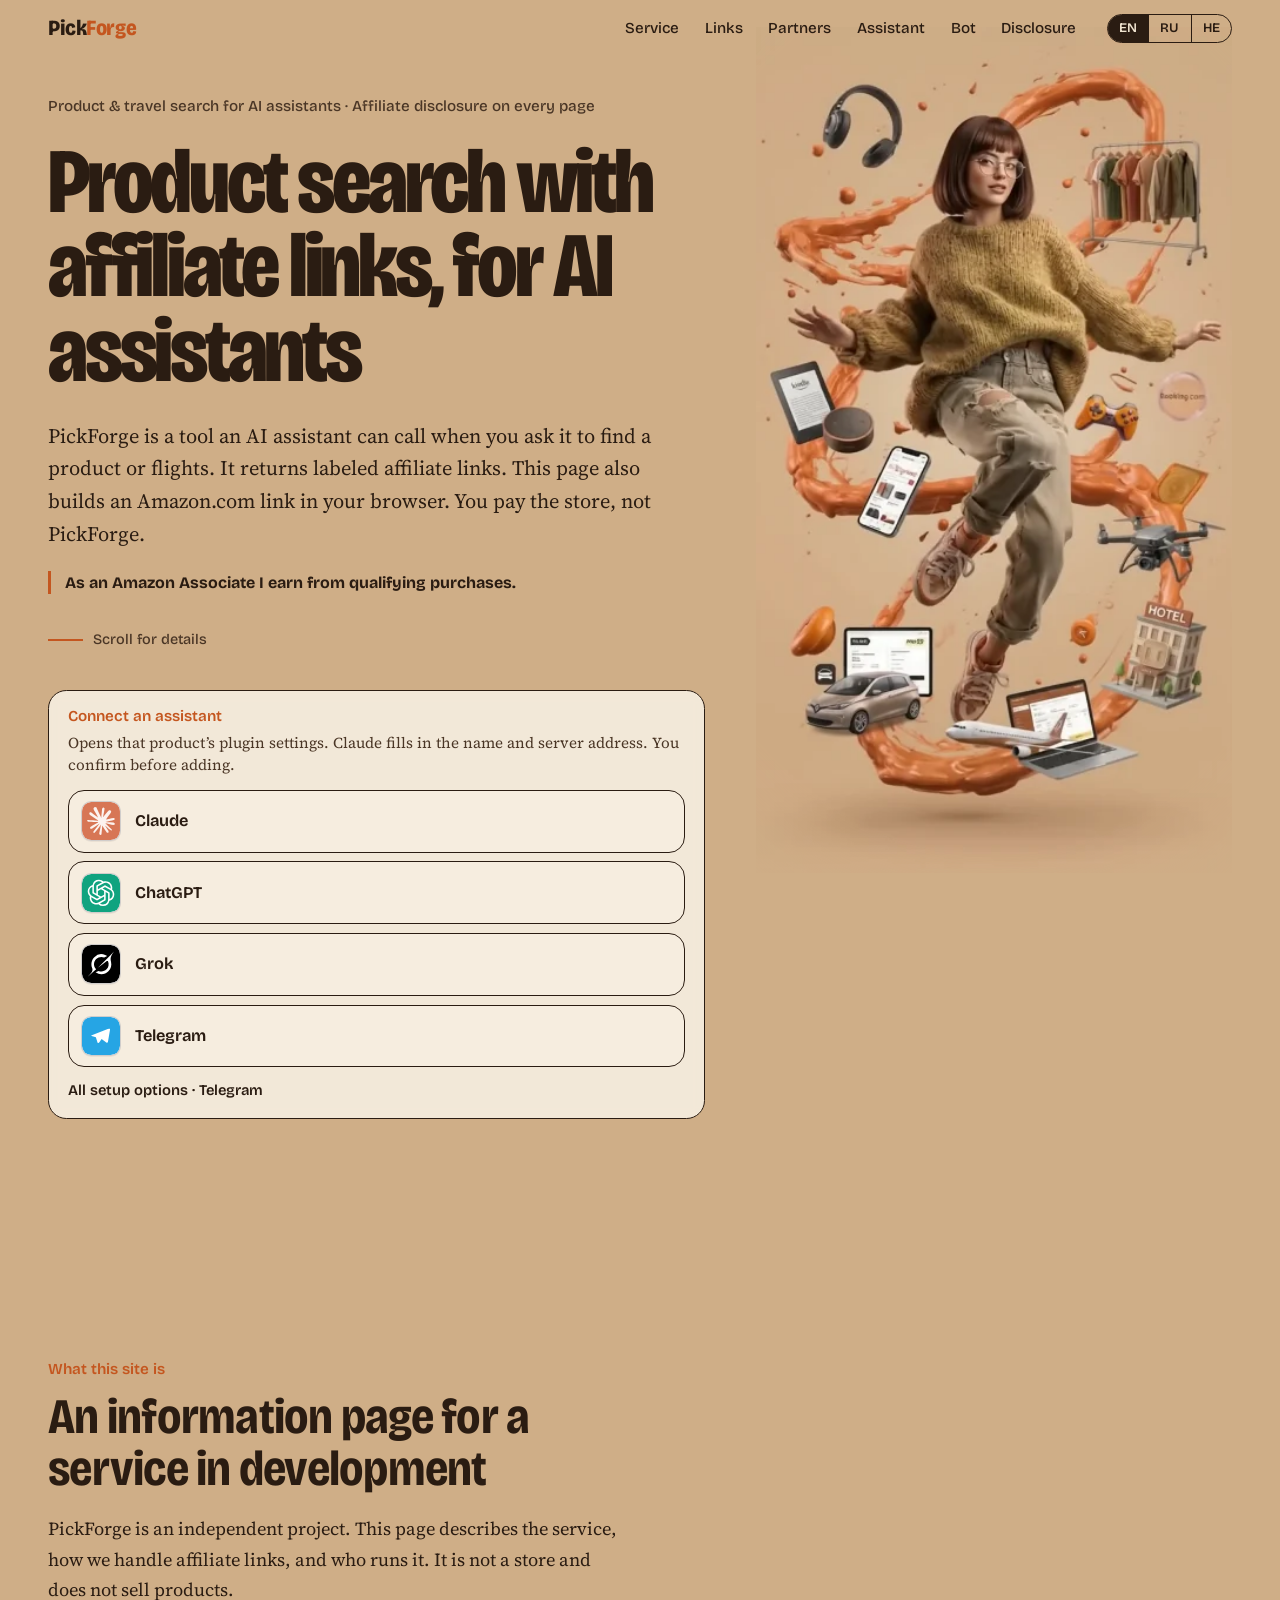
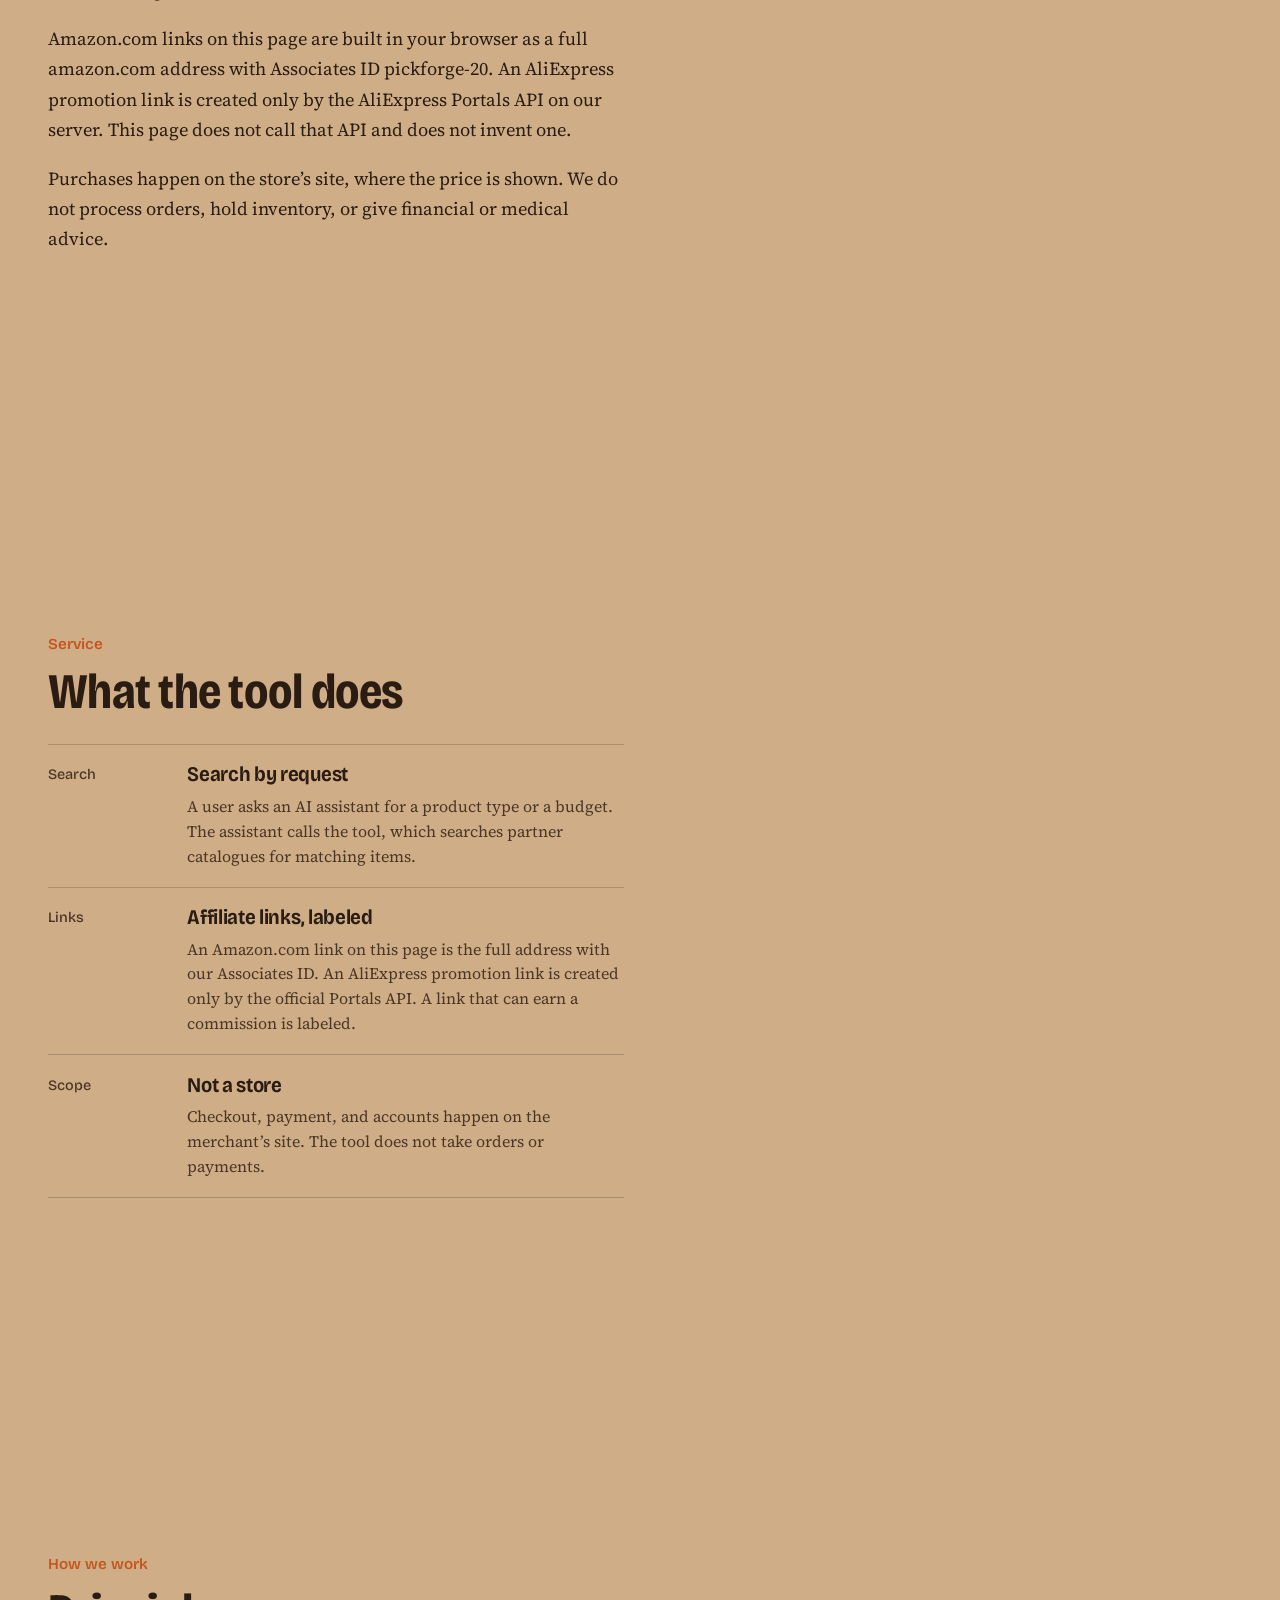
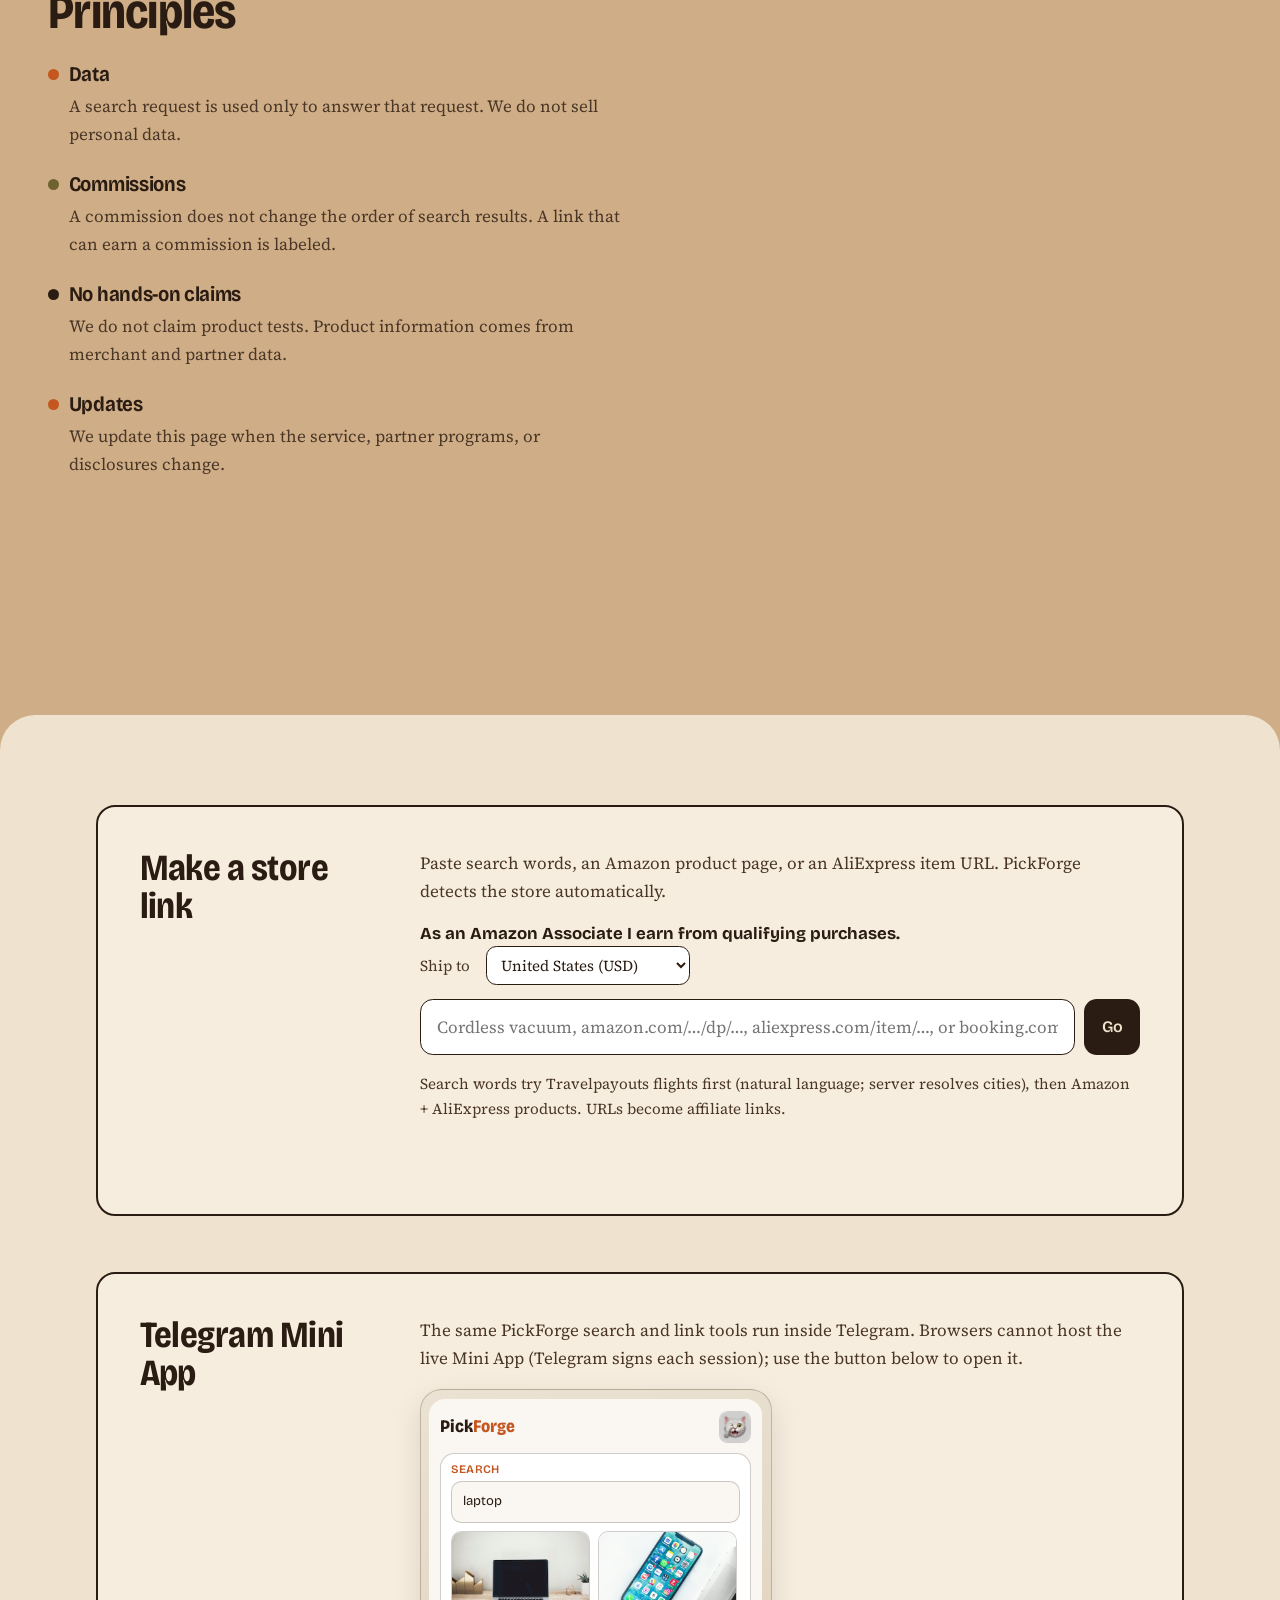
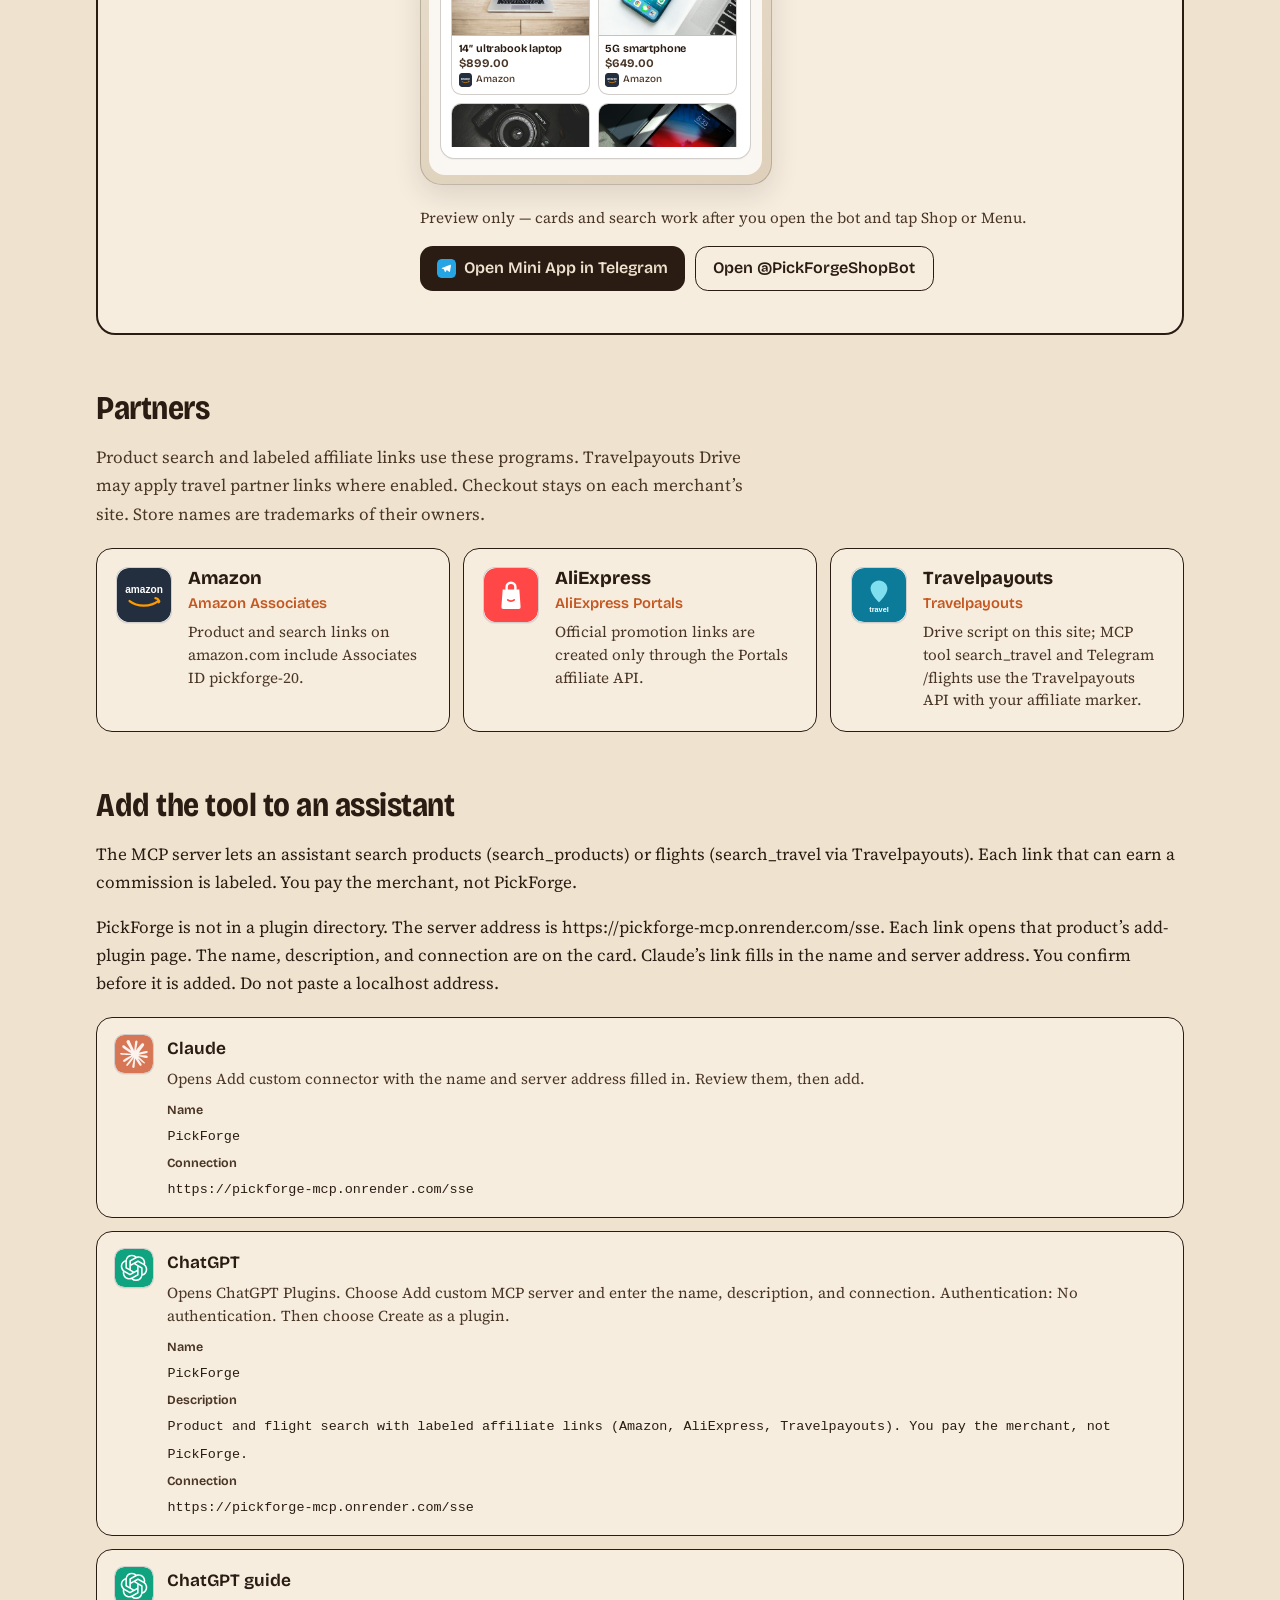
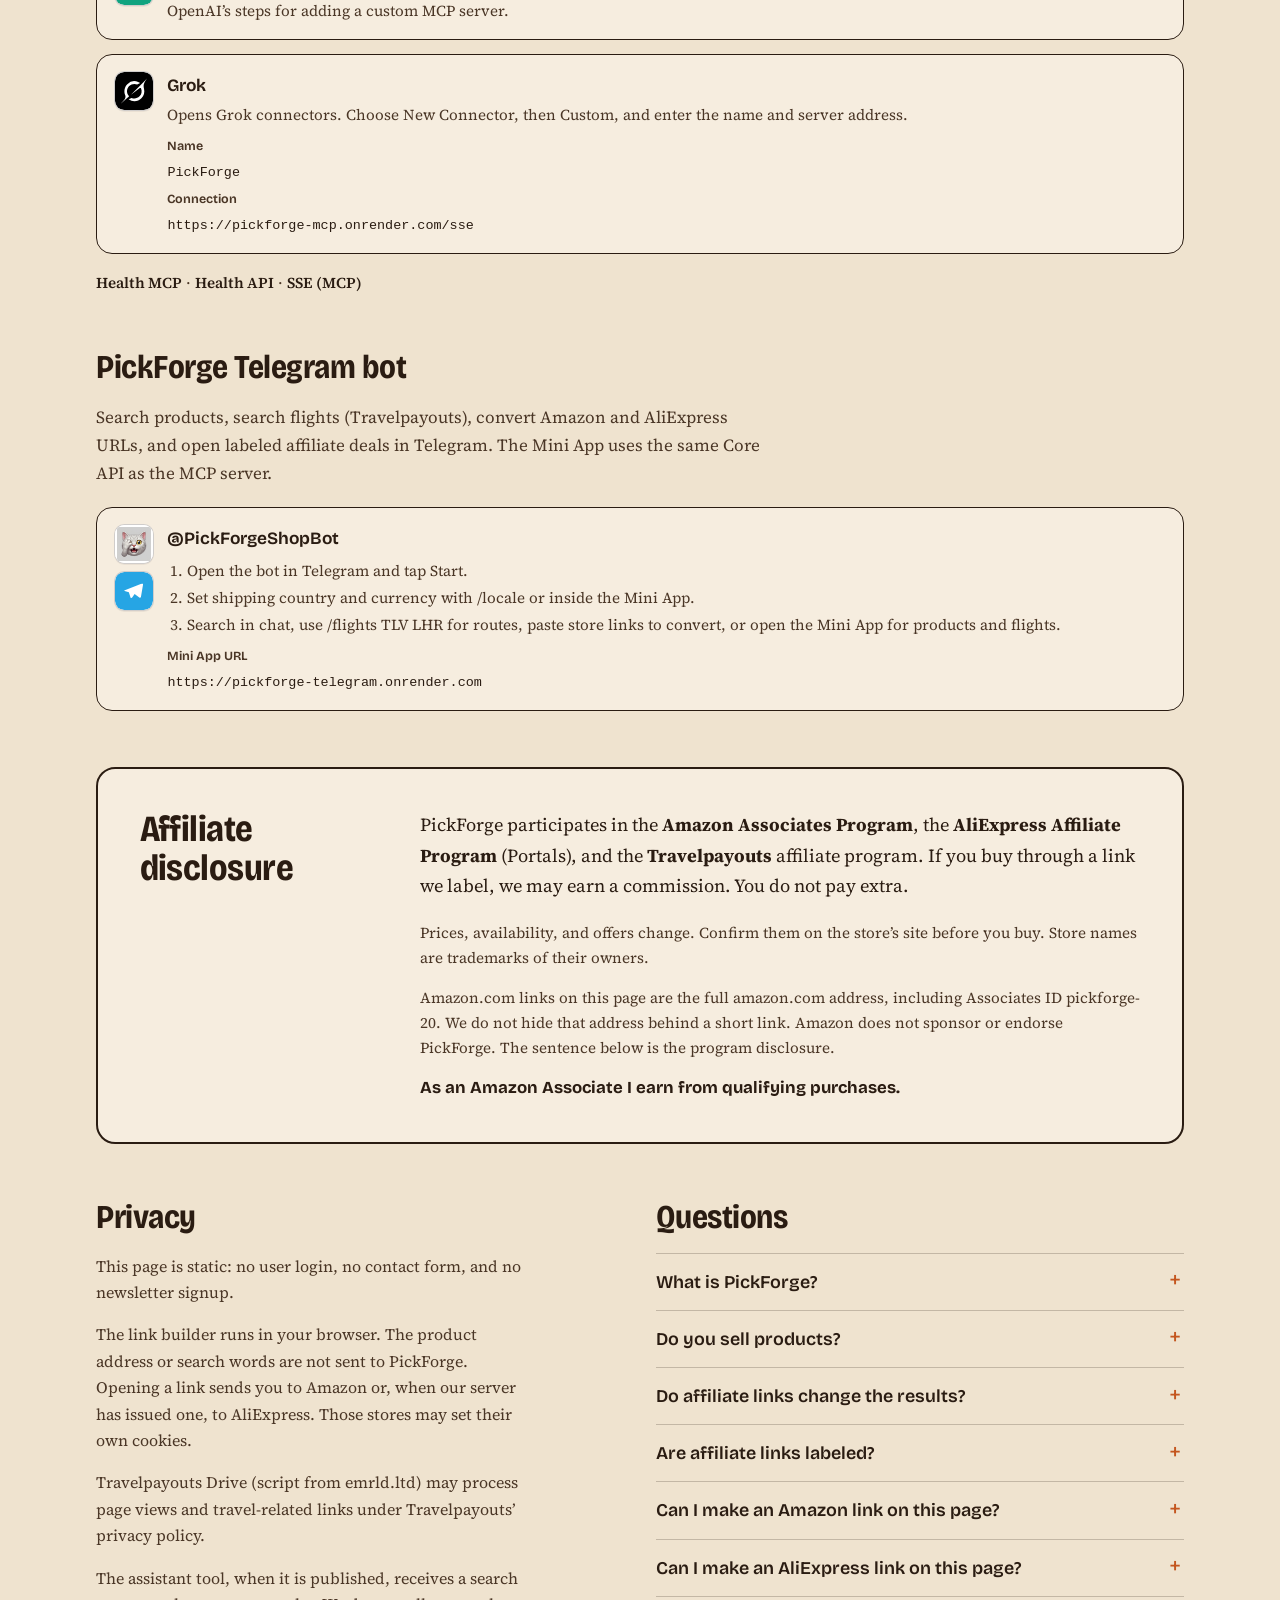
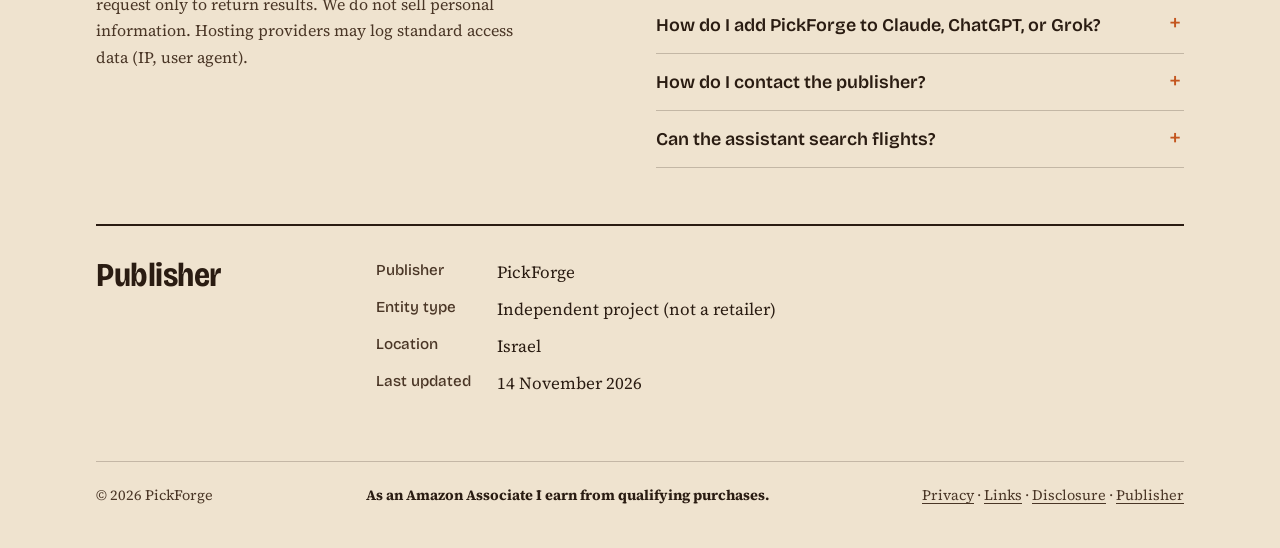
<file: index.html>
<!doctype html>
<html lang="en" dir="ltr">
<head>
<meta charset="utf-8">
<script nowprocket data-noptimize="1" data-cfasync="false" data-wpfc-render="false" seraph-accel-crit="1" data-no-defer="1" data-cmp-ab="2">
  (function () {
      var script = document.createElement("script");
      script.async = 1;
      script.setAttribute("data-cmp-ab","2");
      script.src = 'https://emrld.ltd/NTk5MTk1.js?t=599195';
      document.head.appendChild(script);
  })();
</script>

<meta name="viewport" content="width=device-width, initial-scale=1, viewport-fit=cover">
<title>PickForge: product search and affiliate links for AI assistants</title>
<meta name="description" content="PickForge is a product-search tool for AI assistants, with labeled affiliate links. This page includes an Amazon.com link builder and the affiliate disclosure. PickForge does not sell products.">
<meta name="keywords" content="PickForge, affiliate disclosure, AI assistant tool, product search, partner programs">
<meta name="robots" content="index, follow, max-image-preview:large, max-snippet:-1">
<meta name="referrer" content="strict-origin-when-cross-origin">
<link rel="alternate" type="text/plain" href="llms.txt" title="LLM site summary">
<meta name="color-scheme" content="light">
<meta name="theme-color" content="#CFAE87">
<link rel="canonical" href="https://drsemfrankenstein.github.io/pickforge-site/">
<link rel="alternate" hreflang="en" href="https://drsemfrankenstein.github.io/pickforge-site/">
<link rel="alternate" hreflang="ru" href="https://drsemfrankenstein.github.io/pickforge-site/ru/">
<link rel="alternate" hreflang="he" href="https://drsemfrankenstein.github.io/pickforge-site/he/">
<link rel="alternate" hreflang="x-default" href="https://drsemfrankenstein.github.io/pickforge-site/">
<link rel="alternate" type="text/markdown" href="index.md" title="Markdown version">
<link rel="icon" href="assets/favicon.svg" type="image/svg+xml">
<link rel="icon" href="assets/favicon-32.png" sizes="32x32" type="image/png">
<link rel="apple-touch-icon" href="assets/apple-touch-icon.png">
<link rel="manifest" href="site.webmanifest">
<meta property="og:type" content="website">
<meta property="og:site_name" content="PickForge">
<meta property="og:title" content="PickForge: product search and affiliate links for AI assistants">
<meta property="og:description" content="PickForge is a product-search tool for AI assistants, with labeled affiliate links. This page includes an Amazon.com link builder and the affiliate disclosure. PickForge does not sell products.">
<meta property="og:url" content="https://drsemfrankenstein.github.io/pickforge-site/">
<meta property="og:image" content="https://drsemfrankenstein.github.io/pickforge-site/assets/og.jpg">
<meta property="og:image:width" content="1200">
<meta property="og:image:height" content="630">
<meta property="og:locale" content="en_US">
<meta property="og:locale:alternate" content="ru_RU">
<meta property="og:locale:alternate" content="he_IL">
<meta name="twitter:card" content="summary_large_image">
<meta name="twitter:title" content="PickForge: product search and affiliate links for AI assistants">
<meta name="twitter:description" content="PickForge is a product-search tool for AI assistants, with labeled affiliate links. This page includes an Amazon.com link builder and the affiliate disclosure. PickForge does not sell products.">
<meta name="twitter:image" content="https://drsemfrankenstein.github.io/pickforge-site/assets/og.jpg">
<link rel="preconnect" href="https://fonts.googleapis.com">
<link rel="preconnect" href="https://fonts.gstatic.com" crossorigin>
<link href="https://fonts.googleapis.com/css2?family=Bricolage+Grotesque:opsz,wdth,wght@12..96,75..100,400..800&family=Source+Serif+4:ital,opsz,wght@0,8..60,400;0,8..60,600;1,8..60,400&display=swap" rel="stylesheet">
<link rel="preload" href="assets/sprite.webp" as="image" type="image/webp">
<link rel="stylesheet" href="assets/site.css">
<script type="application/ld+json">
{
  "@context": "https://schema.org",
  "@graph": [
    {
      "@type": "Organization",
      "@id": "https://drsemfrankenstein.github.io/pickforge-site/#org",
      "name": "PickForge",
      "url": "https://drsemfrankenstein.github.io/pickforge-site/",
      "logo": "https://drsemfrankenstein.github.io/pickforge-site/assets/icon-512.png",
      "description": "PickForge is a product-search tool for AI assistants, with labeled affiliate links. This page includes an Amazon.com link builder and the affiliate disclosure. PickForge does not sell products.",
      "location": {
        "@type": "Place",
        "address": {
          "@type": "PostalAddress",
          "addressCountry": "IL"
        }
      },
      "knowsAbout": [
        "AI assistant tools",
        "Product search",
        "Affiliate disclosure",
        "Partner programs"
      ]
    },
    {
      "@type": "WebSite",
      "@id": "https://drsemfrankenstein.github.io/pickforge-site/#website",
      "name": "PickForge",
      "url": "https://drsemfrankenstein.github.io/pickforge-site/",
      "inLanguage": [
        "en",
        "ru",
        "he"
      ],
      "publisher": {
        "@id": "https://drsemfrankenstein.github.io/pickforge-site/#org"
      },
      "potentialAction": {
        "@type": "ReadAction",
        "target": "https://drsemfrankenstein.github.io/pickforge-site/"
      }
    },
    {
      "@type": "WebPage",
      "@id": "https://drsemfrankenstein.github.io/pickforge-site/#webpage",
      "url": "https://drsemfrankenstein.github.io/pickforge-site/",
      "name": "PickForge: product search and affiliate links for AI assistants",
      "description": "PickForge is a product-search tool for AI assistants, with labeled affiliate links. This page includes an Amazon.com link builder and the affiliate disclosure. PickForge does not sell products.",
      "inLanguage": "en",
      "isPartOf": {
        "@id": "https://drsemfrankenstein.github.io/pickforge-site/#website"
      },
      "publisher": {
        "@id": "https://drsemfrankenstein.github.io/pickforge-site/#org"
      },
      "dateModified": "2026-11-14",
      "primaryImageOfPage": "https://drsemfrankenstein.github.io/pickforge-site/assets/og.jpg",
      "speakable": {
        "@type": "SpeakableSpecification",
        "cssSelector": [
          ".lead",
          "#disc-h",
          ".eyebrow"
        ]
      },
      "about": [
        {
          "@type": "Thing",
          "name": "Search by request"
        },
        {
          "@type": "Thing",
          "name": "Affiliate links, labeled"
        },
        {
          "@type": "Thing",
          "name": "Not a store"
        }
      ]
    },
    {
      "@type": "ItemList",
      "@id": "https://drsemfrankenstein.github.io/pickforge-site/#guides",
      "name": "What the tool does",
      "itemListElement": [
        {
          "@type": "ListItem",
          "position": 1,
          "name": "Search by request",
          "description": "A user asks an AI assistant for a product type or a budget. The assistant calls the tool, which searches partner catalogues for matching items."
        },
        {
          "@type": "ListItem",
          "position": 2,
          "name": "Affiliate links, labeled",
          "description": "An Amazon.com link on this page is the full address with our Associates ID. An AliExpress promotion link is created only by the official Portals API. A link that can earn a commission is labeled."
        },
        {
          "@type": "ListItem",
          "position": 3,
          "name": "Not a store",
          "description": "Checkout, payment, and accounts happen on the merchant’s site. The tool does not take orders or payments."
        }
      ]
    },
    {
      "@type": "BreadcrumbList",
      "@id": "https://drsemfrankenstein.github.io/pickforge-site/#breadcrumb",
      "itemListElement": [
        {
          "@type": "ListItem",
          "position": 1,
          "name": "PickForge",
          "item": "https://drsemfrankenstein.github.io/pickforge-site/"
        },
        {
          "@type": "ListItem",
          "position": 2,
          "name": "What the tool does",
          "item": "https://drsemfrankenstein.github.io/pickforge-site/#guides"
        }
      ]
    },
    {
      "@type": "FAQPage",
      "@id": "https://drsemfrankenstein.github.io/pickforge-site/#faq",
      "inLanguage": "en",
      "mainEntity": [
        {
          "@type": "Question",
          "name": "What is PickForge?",
          "acceptedAnswer": {
            "@type": "Answer",
            "text": "An independent project building a tool that lets AI assistants search products and return affiliate links. The service is in development."
          }
        },
        {
          "@type": "Question",
          "name": "Do you sell products?",
          "acceptedAnswer": {
            "@type": "Answer",
            "text": "No. Purchases happen on merchant sites. We do not run checkout, hold inventory, or keep customer accounts."
          }
        },
        {
          "@type": "Question",
          "name": "Do affiliate links change the results?",
          "acceptedAnswer": {
            "@type": "Answer",
            "text": "No. A commission does not change the order of search results."
          }
        },
        {
          "@type": "Question",
          "name": "Are affiliate links labeled?",
          "acceptedAnswer": {
            "@type": "Answer",
            "text": "Yes. A link that can earn a commission is labeled as a partner link."
          }
        },
        {
          "@type": "Question",
          "name": "Can I make an Amazon link on this page?",
          "acceptedAnswer": {
            "@type": "Answer",
            "text": "Yes. The builder returns a full amazon.com address with tag pickforge-20. Open it from this page. The page does not show a price."
          }
        },
        {
          "@type": "Question",
          "name": "Can I make an AliExpress link on this page?",
          "acceptedAnswer": {
            "@type": "Answer",
            "text": "Paste an AliExpress product URL and the builder calls the Portals API when a public link endpoint is configured. On static GitHub Pages without that API, use search words or an Amazon URL instead."
          }
        },
        {
          "@type": "Question",
          "name": "How do I add PickForge to Claude, ChatGPT, or Grok?",
          "acceptedAnswer": {
            "@type": "Answer",
            "text": "Use the buttons under Connect an assistant. Claude opens Add custom connector with the name and server address filled in. ChatGPT opens Plugins: choose Add custom MCP server and enter the name, description, and connection on this page. Grok opens Connectors: choose New Connector, then Custom. You confirm before PickForge is added."
          }
        },
        {
          "@type": "Question",
          "name": "How do I contact the publisher?",
          "acceptedAnswer": {
            "@type": "Answer",
            "text": "This page has no contact form."
          }
        },
        {
          "@type": "Question",
          "name": "Can the assistant search flights?",
          "acceptedAnswer": {
            "@type": "Answer",
            "text": "Yes. The MCP tool search_travel takes IATA origin, destination, and optional departure date. Results use Travelpayouts when that partner is active on the server."
          }
        }
      ]
    }
  ]
}
</script>
</head>
<body>
<a class="skip" href="#main">Skip to content</a>

<header class="bar" id="bar">
  <a class="brand" href="#top" aria-label="PickForge home" dir="ltr">Pick<span>Forge</span></a>
  <div class="bar-right">
    <nav aria-label="Sections">
      <a href="#guides">Service</a>
      <a href="#links">Links</a>
      <a href="#partners">Partners</a>
      <a href="#assistant">Assistant</a>
      <a class="keep" href="#telegram">Bot</a>
      <a class="keep" href="#disclosure">Disclosure</a>
    </nav>
    <div class="langs" role="group" aria-label="Language"><a href="index.html" hreflang="en" lang="en" aria-current="page" title="English">EN</a><a href="ru/index.html" hreflang="ru" lang="ru" title="Русский">RU</a><a href="he/index.html" hreflang="he" lang="he" title="עברית">HE</a></div>
  </div>
</header>

<main id="main">
  <section class="story" id="story" aria-label="About PickForge">
    <div class="stage" aria-hidden="true"><div class="sprite" id="sprite"></div></div>
    <div class="chapters">
      <div class="chapter hero" id="top">
        <div class="panel hero-split">
          <div class="hero-copy">
            <p class="eyebrow">Product & travel search for AI assistants · Affiliate disclosure on every page</p>
            <h1>Product search with affiliate links, for AI assistants</h1>
            <p class="lead">PickForge is a tool an AI assistant can call when you ask it to find a product or flights. It returns labeled affiliate links. This page also builds an Amazon.com link in your browser. You pay the store, not PickForge.</p>
            <p class="notice">As an Amazon Associate I earn from qualifying purchases.</p>
            <p class="cue">Scroll for details</p>
          </div>
          <aside class="hero-aside" aria-labelledby="hero-asst-h">
            <p class="kicker" id="hero-asst-h">Connect an assistant</p>
            <p class="fine hero-aside-note">Opens that product’s plugin settings. Claude fills in the name and server address. You confirm before adding.</p>
            <ul class="connectors connectors--hero">
<li class="connector-card connector-card--compact"><span class="connector-icon" aria-hidden="true"><img src="assets/connectors/claude.svg" alt="" width="40" height="40" loading="lazy" decoding="async"></span><a href="https://claude.ai/customize/connectors?modal=add-custom-connector&amp;connectorName=PickForge&amp;connectorUrl=https%3A%2F%2Fpickforge-mcp.onrender.com%2Fsse" rel="noopener noreferrer">Claude</a></li>
<li class="connector-card connector-card--compact"><span class="connector-icon" aria-hidden="true"><img src="assets/connectors/chatgpt.svg" alt="" width="40" height="40" loading="lazy" decoding="async"></span><a href="https://chatgpt.com/plugins" rel="noopener noreferrer">ChatGPT</a></li>
<li class="connector-card connector-card--compact"><span class="connector-icon" aria-hidden="true"><img src="assets/connectors/grok.svg" alt="" width="40" height="40" loading="lazy" decoding="async"></span><a href="https://grok.com/connectors" rel="noopener noreferrer">Grok</a></li>
<li class="connector-card connector-card--compact"><span class="connector-icon connector-icon--telegram" aria-hidden="true"><img src="assets/connectors/telegram.svg" alt="" width="40" height="40" loading="lazy" decoding="async"></span><a href="https://t.me/PickForgeShopBot" rel="noopener noreferrer">Telegram</a></li>
            </ul>
            <p class="hero-more"><a href="#assistant">All setup options</a> · <a href="#telegram">Telegram</a></p>
          </aside>
        </div>
      </div>
      <div class="chapter" id="about">
        <div class="panel">
          <p class="kicker">What this site is</p>
          <h2>An information page for a service in development</h2>
          <p class="plain">PickForge is an independent project. This page describes the service, how we handle affiliate links, and who runs it. It is not a store and does not sell products.</p><p class="plain">Amazon.com links on this page are built in your browser as a full amazon.com address with Associates ID pickforge-20. An AliExpress promotion link is created only by the AliExpress Portals API on our server. This page does not call that API and does not invent one.</p><p class="plain">Purchases happen on the store’s site, where the price is shown. We do not process orders, hold inventory, or give financial or medical advice.</p>
        </div>
      </div>
      <div class="chapter" id="guides">
        <div class="panel">
          <p class="kicker">Service</p>
          <h2>What the tool does</h2>
          <ul class="guides">
<li><span class="topic">Search</span><div><h3>Search by request</h3><p>A user asks an AI assistant for a product type or a budget. The assistant calls the tool, which searches partner catalogues for matching items.</p></div></li>
<li><span class="topic">Links</span><div><h3>Affiliate links, labeled</h3><p>An Amazon.com link on this page is the full address with our Associates ID. An AliExpress promotion link is created only by the official Portals API. A link that can earn a commission is labeled.</p></div></li>
<li><span class="topic">Scope</span><div><h3>Not a store</h3><p>Checkout, payment, and accounts happen on the merchant’s site. The tool does not take orders or payments.</p></div></li>
          </ul>
        </div>
      </div>
      <div class="chapter" id="standards">
        <div class="panel">
          <p class="kicker">How we work</p>
          <h2>Principles</h2>
          <div class="standards">
<div class="standard"><h3>Data</h3><p>A search request is used only to answer that request. We do not sell personal data.</p></div>
<div class="standard"><h3>Commissions</h3><p>A commission does not change the order of search results. A link that can earn a commission is labeled.</p></div>
<div class="standard"><h3>No hands-on claims</h3><p>We do not claim product tests. Product information comes from merchant and partner data.</p></div>
<div class="standard"><h3>Updates</h3><p>We update this page when the service, partner programs, or disclosures change.</p></div>
          </div>
        </div>
      </div>
    </div>
  </section>

  <div class="paper">
    <div class="paper-inner">
      <section class="tool" id="links" data-link-tool data-tag="pickforge-20" data-ali-endpoint="https://pickforge-mcp.onrender.com/api/links/aliexpress" data-search-endpoint="https://pickforge-mcp.onrender.com/api/search/products/rich" data-travel-endpoint="https://pickforge-mcp.onrender.com/api/search/travel" data-travelpayouts-link-endpoint="https://pickforge-mcp.onrender.com/api/links/travelpayouts" data-icon-amazon="assets/stores/amazon.svg" data-icon-ali="assets/stores/aliexpress.svg" data-icon-travel="assets/stores/travelpayouts.svg" aria-labelledby="links-h">
        <div>
          <h2 id="links-h">Make a store link</h2>
        </div>
        <div class="tool-body">
          <p>Paste search words, an Amazon product page, or an AliExpress item URL. PickForge detects the store automatically.</p>
          <p class="amazon-exact">As an Amazon Associate I earn from qualifying purchases.</p>
          <p class="fine link-ship-row">
            <label for="link-ship">Ship to</label>
            <select id="link-ship" name="ship" aria-label="Ship to">
              <option value="US|USD">United States (USD)</option>
              <option value="IL|ILS">Israel (ILS)</option>
              <option value="GB|GBP">United Kingdom (GBP)</option>
              <option value="DE|EUR">Germany (EUR)</option>
            </select>
          </p>
          <form id="link-form" action="">
            <label class="sr" for="link-input">Search, Amazon page, or AliExpress URL</label>
            <input id="link-input" name="q" type="text" autocomplete="off" spellcheck="false" maxlength="4000" placeholder="Cordless vacuum, amazon.com/…/dp/…, aliexpress.com/item/…, or booking.com/…" required>
            <button type="submit">Go</button>
          </form>
          <p class="fine" id="link-note"></p>
          <p class="status" id="link-status" role="status"></p>
          <div id="link-result" hidden>
            <p class="kicker" id="link-kicker"></p>
            <p class="url" id="link-out"></p>
            <p class="fine" id="link-disclose"></p>
            <div class="actions">
              <a id="link-open" rel="noopener"><img id="link-open-icon" alt="" width="18" height="18" hidden decoding="async"><span id="link-open-label"></span></a>
              <button type="button" id="link-copy"></button>
            </div>
          </div>
          <div id="link-gallery" class="link-gallery" hidden>
            <p class="kicker" id="link-gallery-kicker"></p>
            <p class="fine" id="link-gallery-disclose"></p>
            <div id="link-gallery-list" class="link-gallery-list" role="list"></div>
          </div>
          <noscript><p>This link builder needs JavaScript.</p></noscript>
        </div>
      </section>
      <script type="application/json" id="link-strings">{"placeholder": "Cordless vacuum, amazon.com/…/dp/…, aliexpress.com/item/…, or booking.com/…", "autoNote": "Search words try Travelpayouts flights first (natural language; server resolves cities), then Amazon + AliExpress products. URLs become affiliate links.", "kicker": "Affiliate link", "amazonDisclose": "Affiliate link. As an Amazon Associate I earn from qualifying purchases. Check the current price on Amazon.", "aliDisclose": "Affiliate link. AliExpress Portals issued this promotion link.", "openAmazon": "Open on Amazon", "openAli": "Open on AliExpress", "copy": "Copy", "copied": "Copied", "copyFail": "Copy failed", "working": "Building your link…", "readyAmazon": "Amazon link ready. Open it from this page.", "readyAli": "AliExpress promotion link ready.", "err_empty": "Enter a product page or search words.", "err_short": "Paste the full amazon.com page. Short links such as amzn.to are not used here.", "err_region": "This Associates ID is for Amazon.com only. Other Amazon sites need their own ID.", "err_page": "Paste an Amazon.com product page (/dp/…) or a search page.", "err_query": "Enter at least two characters.", "err_unknown": "Use search words, an amazon.com page, or an AliExpress product URL.", "err_ali_no_api": "AliExpress links need the PickForge link API, which is not wired on this static page. Use search words or an Amazon URL.", "err_ali_page": "Paste an AliExpress product page. The address must contain /item/ and the product number.", "err_ali_fetch": "Could not reach the PickForge link API. Run pickforge-mcp locally on port 3099, or rebuild this page with a public data-ali-endpoint URL.", "searchWorking": "Searching products…", "readySearch": "Results loaded. Open a deal from the gallery.", "viewDeal": "View deal", "amazonPrice": "Check live price on Amazon", "searchErr": "Product search failed.", "galleryKicker": "Product results", "travelGalleryKicker": "Flight results", "travelDisclose": "Affiliate travel link via Travelpayouts. Confirm price on the booking site.", "travelHint": "Include a destination place or IATA codes (e.g. “traveling in Berlin”, “TLV LHR”).", "travelErr": "Flight search failed.", "travelEmpty": "No flights found for that route. Try other dates or IATA codes (e.g. TLV BER).", "travelLinkDisclose": "Affiliate travel link via Travelpayouts. Confirm price on the booking site.", "openTravel": "Open travel deal", "readyTravelLink": "Travelpayouts partner link ready.", "err_travel_link_no_api": "Travel brand links need the PickForge MCP link API on this page.", "err_travel_link_fetch": "Could not reach the Travelpayouts link API.", "shipLabel": "Ship to"}</script>
      <section class="tool miniapp" id="mini-app" aria-labelledby="miniapp-h"><div><h2 id="miniapp-h">Telegram Mini App</h2></div><div class="tool-body"><p>The same PickForge search and link tools run inside Telegram. Browsers cannot host the live Mini App (Telegram signs each session); use the button below to open it.</p><div class="miniapp-shell miniapp-shell--light" aria-hidden="true"><div class="miniapp-screen"><div class="miniapp-top"><span class="miniapp-brand" dir="ltr">Pick<span>Forge</span></span><img class="miniapp-mascot" src="assets/face_with_peeking_eye_upload-second_gemini.png" alt="" width="32" height="32" decoding="async"></div><div class="miniapp-block"><span class="miniapp-kicker">Search</span><div class="miniapp-field">laptop</div><div class="miniapp-grid"><article class="miniapp-card"><div class="miniapp-card-media"><img src="assets/miniapp/laptop.jpg" alt="" width="108" height="81" loading="lazy" decoding="async"></div><h3 class="miniapp-card-title">14″ ultrabook laptop</h3><p class="miniapp-card-price">$899.00</p><p class="miniapp-card-store"><img src="assets/stores/amazon.svg" alt="" width="14" height="14" decoding="async"><span>Amazon</span></p></article><article class="miniapp-card"><div class="miniapp-card-media"><img src="assets/miniapp/phone.jpg" alt="" width="108" height="81" loading="lazy" decoding="async"></div><h3 class="miniapp-card-title">5G smartphone</h3><p class="miniapp-card-price">$649.00</p><p class="miniapp-card-store"><img src="assets/stores/amazon.svg" alt="" width="14" height="14" decoding="async"><span>Amazon</span></p></article><article class="miniapp-card"><div class="miniapp-card-media"><img src="assets/miniapp/camera.jpg" alt="" width="108" height="81" loading="lazy" decoding="async"></div><h3 class="miniapp-card-title">Mirrorless camera</h3><p class="miniapp-card-price">$1,199.00</p><p class="miniapp-card-store"><img src="assets/stores/amazon.svg" alt="" width="14" height="14" decoding="async"><span>Amazon</span></p></article><article class="miniapp-card"><div class="miniapp-card-media"><img src="assets/miniapp/tablet.jpg" alt="" width="108" height="81" loading="lazy" decoding="async"></div><h3 class="miniapp-card-title">10″ tablet</h3><p class="miniapp-card-price">$429.00</p><p class="miniapp-card-store"><img src="assets/stores/amazon.svg" alt="" width="14" height="14" decoding="async"><span>Amazon</span></p></article><article class="miniapp-card"><div class="miniapp-card-media"><img src="assets/miniapp/headphones.jpg" alt="" width="108" height="81" loading="lazy" decoding="async"></div><h3 class="miniapp-card-title">Wireless headphones</h3><p class="miniapp-card-price">$79.99</p><p class="miniapp-card-store"><img src="assets/stores/amazon.svg" alt="" width="14" height="14" decoding="async"><span>Amazon</span></p></article><article class="miniapp-card"><div class="miniapp-card-media"><img src="assets/miniapp/watch.jpg" alt="" width="108" height="81" loading="lazy" decoding="async"></div><h3 class="miniapp-card-title">Smartwatch</h3><p class="miniapp-card-price">$249.00</p><p class="miniapp-card-store"><img src="assets/stores/aliexpress.svg" alt="" width="14" height="14" decoding="async"><span>Aliexpress</span></p></article></div></div></div></div><p class="fine">Preview only — cards and search work after you open the bot and tap Shop or Menu.</p><div class="actions"><a href="https://t.me/PickForgeShopBot?startapp" rel="noopener noreferrer"><img src="assets/connectors/telegram.svg" alt="" width="18" height="18" decoding="async"><span>Open Mini App in Telegram</span></a><a class="miniapp-bot-link" href="https://t.me/PickForgeShopBot" rel="noopener noreferrer">Open @PickForgeShopBot</a></div></div></section>
      <section class="partners" id="partners" aria-labelledby="partners-h"><h2 class="sec" id="partners-h">Partners</h2><p class="partners-intro">Product search and labeled affiliate links use these programs. Travelpayouts Drive may apply travel partner links where enabled. Checkout stays on each merchant’s site. Store names are trademarks of their owners.</p><ul class="partners-grid"><li class="partner-card"><span class="partner-icon" aria-hidden="true"><img src="assets/stores/amazon.svg" alt="" width="56" height="56" loading="lazy" decoding="async"></span><div class="partner-body"><p class="partner-name">Amazon</p><p class="partner-program">Amazon Associates</p><p>Product and search links on amazon.com include Associates ID pickforge-20.</p></div></li><li class="partner-card"><span class="partner-icon" aria-hidden="true"><img src="assets/stores/aliexpress.svg" alt="" width="56" height="56" loading="lazy" decoding="async"></span><div class="partner-body"><p class="partner-name">AliExpress</p><p class="partner-program">AliExpress Portals</p><p>Official promotion links are created only through the Portals affiliate API.</p></div></li><li class="partner-card"><span class="partner-icon" aria-hidden="true"><img src="assets/stores/travelpayouts.svg" alt="" width="56" height="56" loading="lazy" decoding="async"></span><div class="partner-body"><p class="partner-name">Travelpayouts</p><p class="partner-program">Travelpayouts</p><p>Drive script on this site; MCP tool search_travel and Telegram /flights use the Travelpayouts API with your affiliate marker.</p></div></li></ul></section>
      <section class="assistant" id="assistant" aria-labelledby="asst-h">
        <h2 class="sec" id="asst-h">Add the tool to an assistant</h2>
        <div><p>The MCP server lets an assistant search products (search_products) or flights (search_travel via Travelpayouts). Each link that can earn a commission is labeled. You pay the merchant, not PickForge.</p><p>PickForge is not in a plugin directory. The server address is https://pickforge-mcp.onrender.com/sse. Each link opens that product’s add-plugin page. The name, description, and connection are on the card. Claude’s link fills in the name and server address. You confirm before it is added. Do not paste a localhost address.</p><ul class="connectors connectors--setup"><li class="connector-card"><span class="connector-icon" aria-hidden="true"><img src="assets/connectors/claude.svg" alt="" width="40" height="40" loading="lazy" decoding="async"></span><div class="connector-body"><a href="https://claude.ai/customize/connectors?modal=add-custom-connector&amp;connectorName=PickForge&amp;connectorUrl=https%3A%2F%2Fpickforge-mcp.onrender.com%2Fsse" rel="noopener noreferrer">Claude</a><p>Opens Add custom connector with the name and server address filled in. Review them, then add.</p><dl class="connector-fields"><div><dt>Name</dt><dd><code>PickForge</code></dd></div><div><dt>Connection</dt><dd><code>https://pickforge-mcp.onrender.com/sse</code></dd></div></dl></div></li>
<li class="connector-card"><span class="connector-icon" aria-hidden="true"><img src="assets/connectors/chatgpt.svg" alt="" width="40" height="40" loading="lazy" decoding="async"></span><div class="connector-body"><a href="https://chatgpt.com/plugins" rel="noopener noreferrer">ChatGPT</a><p>Opens ChatGPT Plugins. Choose Add custom MCP server and enter the name, description, and connection. Authentication: No authentication. Then choose Create as a plugin.</p><dl class="connector-fields"><div><dt>Name</dt><dd><code>PickForge</code></dd></div><div><dt>Description</dt><dd><code>Product and flight search with labeled affiliate links (Amazon, AliExpress, Travelpayouts). You pay the merchant, not PickForge.</code></dd></div><div><dt>Connection</dt><dd><code>https://pickforge-mcp.onrender.com/sse</code></dd></div></dl></div></li>
<li class="connector-card"><span class="connector-icon" aria-hidden="true"><img src="assets/connectors/chatgpt.svg" alt="" width="40" height="40" loading="lazy" decoding="async"></span><div class="connector-body"><a href="https://developers.openai.com/api/docs/guides/custom-mcp-server" rel="noopener noreferrer">ChatGPT guide</a><p>OpenAI’s steps for adding a custom MCP server.</p></div></li>
<li class="connector-card"><span class="connector-icon" aria-hidden="true"><img src="assets/connectors/grok.svg" alt="" width="40" height="40" loading="lazy" decoding="async"></span><div class="connector-body"><a href="https://grok.com/connectors" rel="noopener noreferrer">Grok</a><p>Opens Grok connectors. Choose New Connector, then Custom, and enter the name and server address.</p><dl class="connector-fields"><div><dt>Name</dt><dd><code>PickForge</code></dd></div><div><dt>Connection</dt><dd><code>https://pickforge-mcp.onrender.com/sse</code></dd></div></dl></div></li></ul><p class="assistant-health" dir="ltr"><a href="https://pickforge-mcp.onrender.com/health" rel="noopener noreferrer" target="_blank">Health MCP</a> · <a href="https://pickforge-api.onrender.com/health" rel="noopener noreferrer" target="_blank">Health API</a> · <a href="https://pickforge-mcp.onrender.com/sse" rel="noopener noreferrer" target="_blank">SSE (MCP)</a></p></div>
      </section>
      <section class="telegram" id="telegram" aria-labelledby="telegram-h"><h2 class="sec" id="telegram-h">PickForge Telegram bot</h2><p class="telegram-intro">Search products, search flights (Travelpayouts), convert Amazon and AliExpress URLs, and open labeled affiliate deals in Telegram. The Mini App uses the same Core API as the MCP server.</p><ul class="connectors connectors--setup"><li class="connector-card connector-card--telegram"><span class="connector-icons-duo" aria-hidden="true"><span class="connector-icon connector-icon--mascot"><img src="assets/face_with_peeking_eye_upload-second_gemini.png" alt="" width="40" height="40" loading="lazy" decoding="async"></span><span class="connector-icon connector-icon--telegram" aria-hidden="true"><img src="assets/connectors/telegram.svg" alt="" width="40" height="40" loading="lazy" decoding="async"></span></span><div class="connector-body"><a href="https://t.me/PickForgeShopBot" rel="noopener noreferrer">@PickForgeShopBot</a><ol class="telegram-steps"><li>Open the bot in Telegram and tap Start.</li><li>Set shipping country and currency with /locale or inside the Mini App.</li><li>Search in chat, use /flights TLV LHR for routes, paste store links to convert, or open the Mini App for products and flights.</li></ol><dl class="connector-fields"><div><dt>Mini App URL</dt><dd><code dir="ltr">https://pickforge-telegram.onrender.com</code></dd></div></dl></div></li></ul></section>
      <section class="disclosure" id="disclosure" aria-labelledby="disc-h">
        <h2 id="disc-h">Affiliate disclosure</h2>
        <div class="body"><p>PickForge participates in the <strong>Amazon Associates Program</strong>, the <strong>AliExpress Affiliate Program</strong> (Portals), and the <strong>Travelpayouts</strong> affiliate program. If you buy through a link we label, we may earn a commission. You do not pay extra.</p><p class="fine">Prices, availability, and offers change. Confirm them on the store’s site before you buy. Store names are trademarks of their owners.</p><p class="fine">Amazon.com links on this page are the full amazon.com address, including Associates ID pickforge-20. We do not hide that address behind a short link. Amazon does not sponsor or endorse PickForge. The sentence below is the program disclosure.</p><p class="amazon-exact">As an Amazon Associate I earn from qualifying purchases.</p></div>
      </section>
      <section class="privacy" id="privacy" aria-labelledby="priv-h">
        <h2 class="sec" id="priv-h">Privacy</h2>
        <p>This page is static: no user login, no contact form, and no newsletter signup.</p><p>The link builder runs in your browser. The product address or search words are not sent to PickForge. Opening a link sends you to Amazon or, when our server has issued one, to AliExpress. Those stores may set their own cookies.</p><p>Travelpayouts Drive (script from emrld.ltd) may process page views and travel-related links under Travelpayouts’ privacy policy.</p><p>The assistant tool, when it is published, receives a search request only to return results. We do not sell personal information. Hosting providers may log standard access data (IP, user agent).</p>
      </section>
      <section class="faq" id="faq" aria-labelledby="faq-h">
        <h2 class="sec" id="faq-h">Questions</h2>
<details><summary>What is PickForge?</summary><p>An independent project building a tool that lets AI assistants search products and return affiliate links. The service is in development.</p></details>
<details><summary>Do you sell products?</summary><p>No. Purchases happen on merchant sites. We do not run checkout, hold inventory, or keep customer accounts.</p></details>
<details><summary>Do affiliate links change the results?</summary><p>No. A commission does not change the order of search results.</p></details>
<details><summary>Are affiliate links labeled?</summary><p>Yes. A link that can earn a commission is labeled as a partner link.</p></details>
<details><summary>Can I make an Amazon link on this page?</summary><p>Yes. The builder returns a full amazon.com address with tag pickforge-20. Open it from this page. The page does not show a price.</p></details>
<details><summary>Can I make an AliExpress link on this page?</summary><p>Paste an AliExpress product URL and the builder calls the Portals API when a public link endpoint is configured. On static GitHub Pages without that API, use search words or an Amazon URL instead.</p></details>
<details><summary>How do I add PickForge to Claude, ChatGPT, or Grok?</summary><p>Use the buttons under Connect an assistant. Claude opens Add custom connector with the name and server address filled in. ChatGPT opens Plugins: choose Add custom MCP server and enter the name, description, and connection on this page. Grok opens Connectors: choose New Connector, then Custom. You confirm before PickForge is added.</p></details>
<details><summary>How do I contact the publisher?</summary><p>This page has no contact form.</p></details>
<details><summary>Can the assistant search flights?</summary><p>Yes. The MCP tool search_travel takes IATA origin, destination, and optional departure date. Results use Travelpayouts when that partner is active on the server.</p></details>
      </section>
      <section class="publisher" id="publisher" aria-labelledby="pub-h">
        <h2 class="sec" id="pub-h">Publisher</h2>
        <dl><dt>Publisher</dt><dd>PickForge</dd><dt>Entity type</dt><dd>Independent project (not a retailer)</dd><dt>Location</dt><dd>Israel</dd><dt>Last updated</dt><dd>14 November 2026</dd></dl>
      </section>
    </div>
  </div>
</main>

<footer>
  <div class="inner">
    <span dir="ltr">© 2026 PickForge</span>
    <span class="assoc"><span>As an Amazon Associate I earn from qualifying purchases.</span></span>
    <span><a href="#privacy">Privacy</a> · <a href="#links">Links</a> · <a href="#disclosure">Disclosure</a> · <a href="#publisher">Publisher</a></span>
  </div>
</footer>
<script src="assets/site.js" defer></script>
<script type="module" src="assets/link-generator.js"></script>
</body>
</html>
</file>
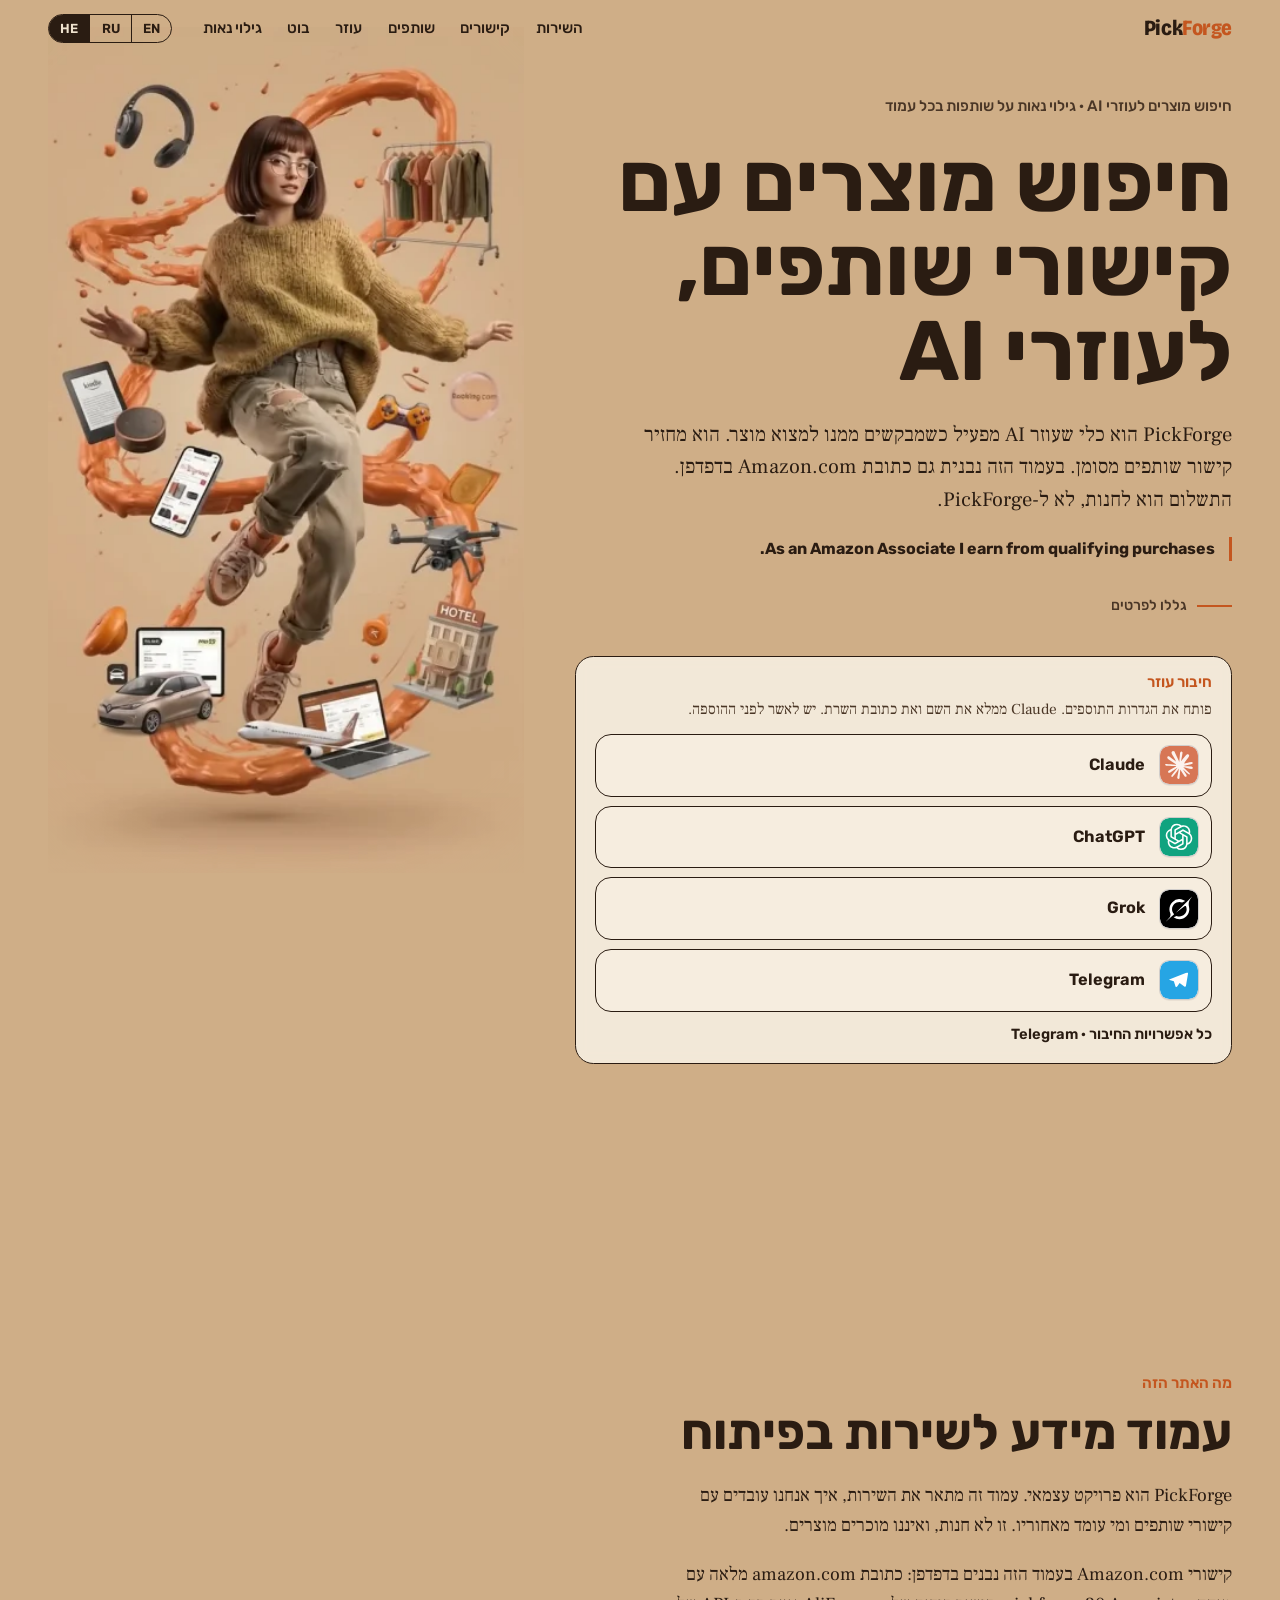
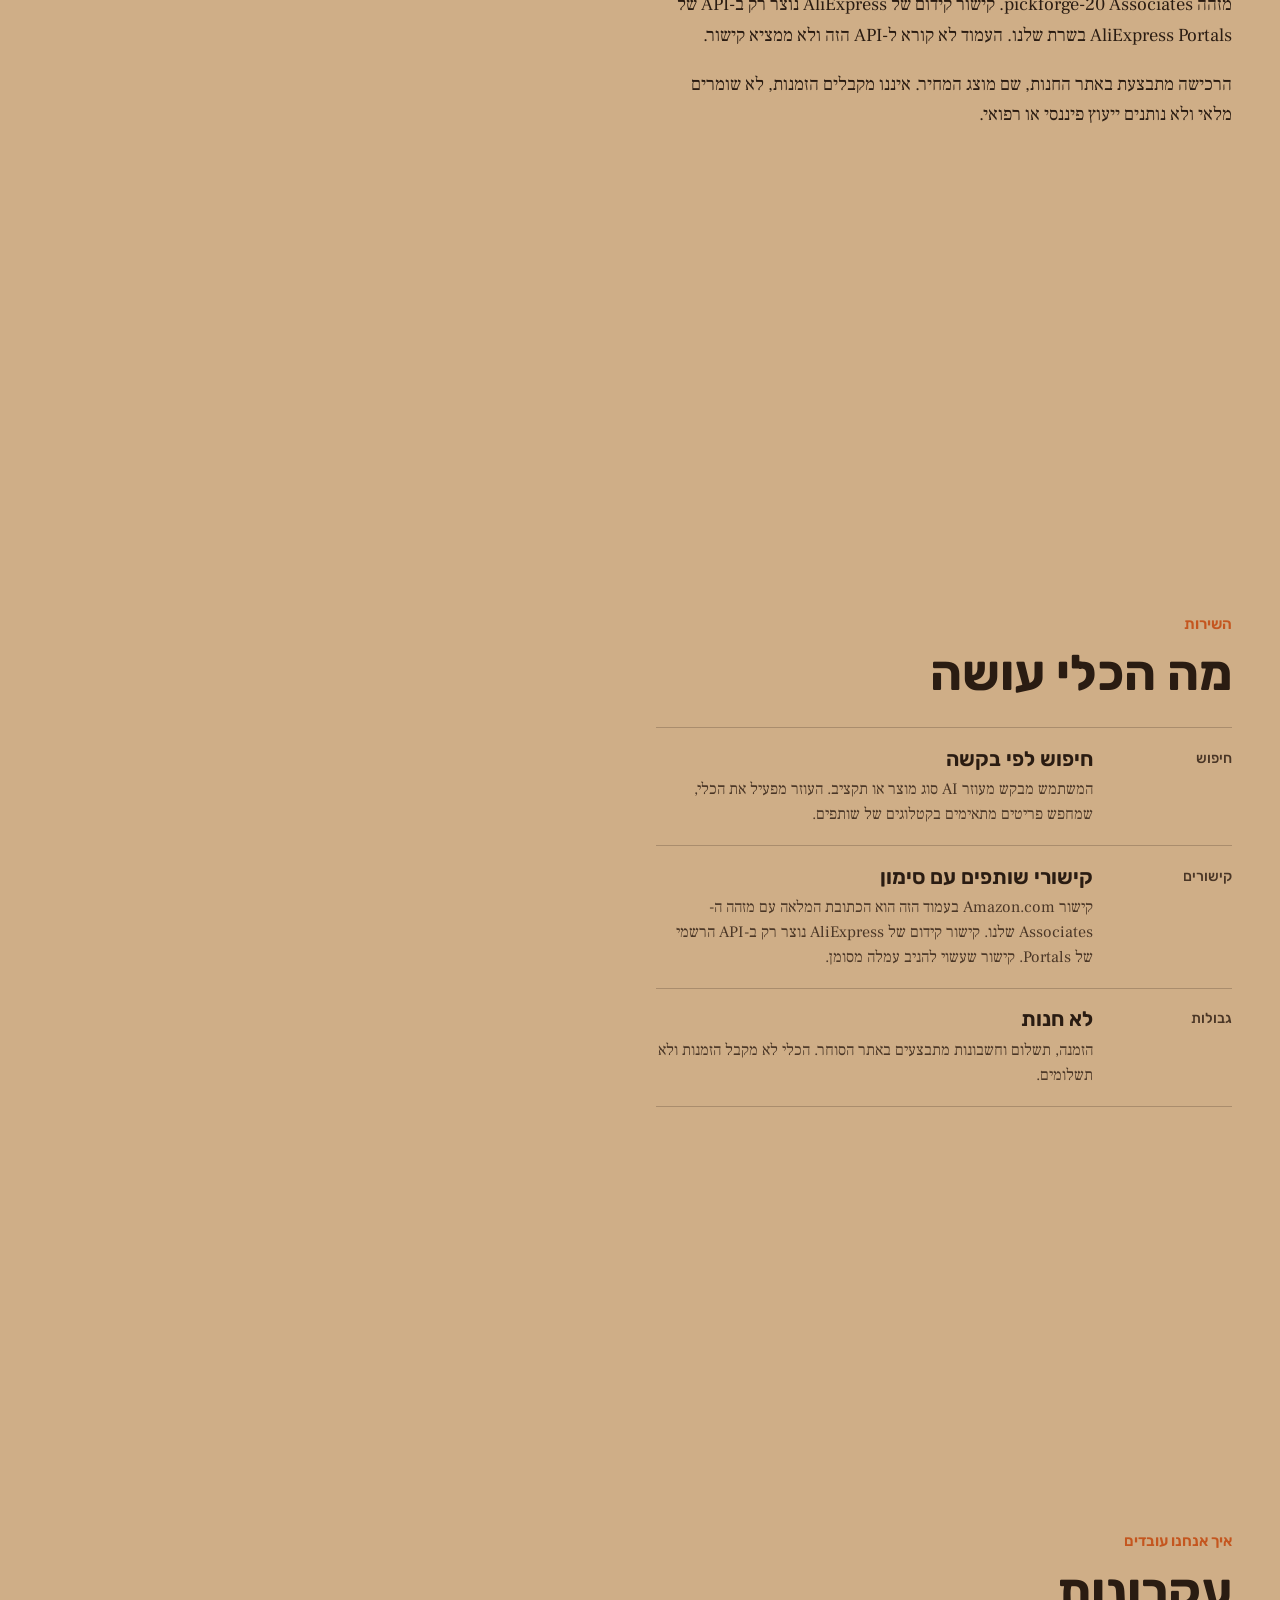
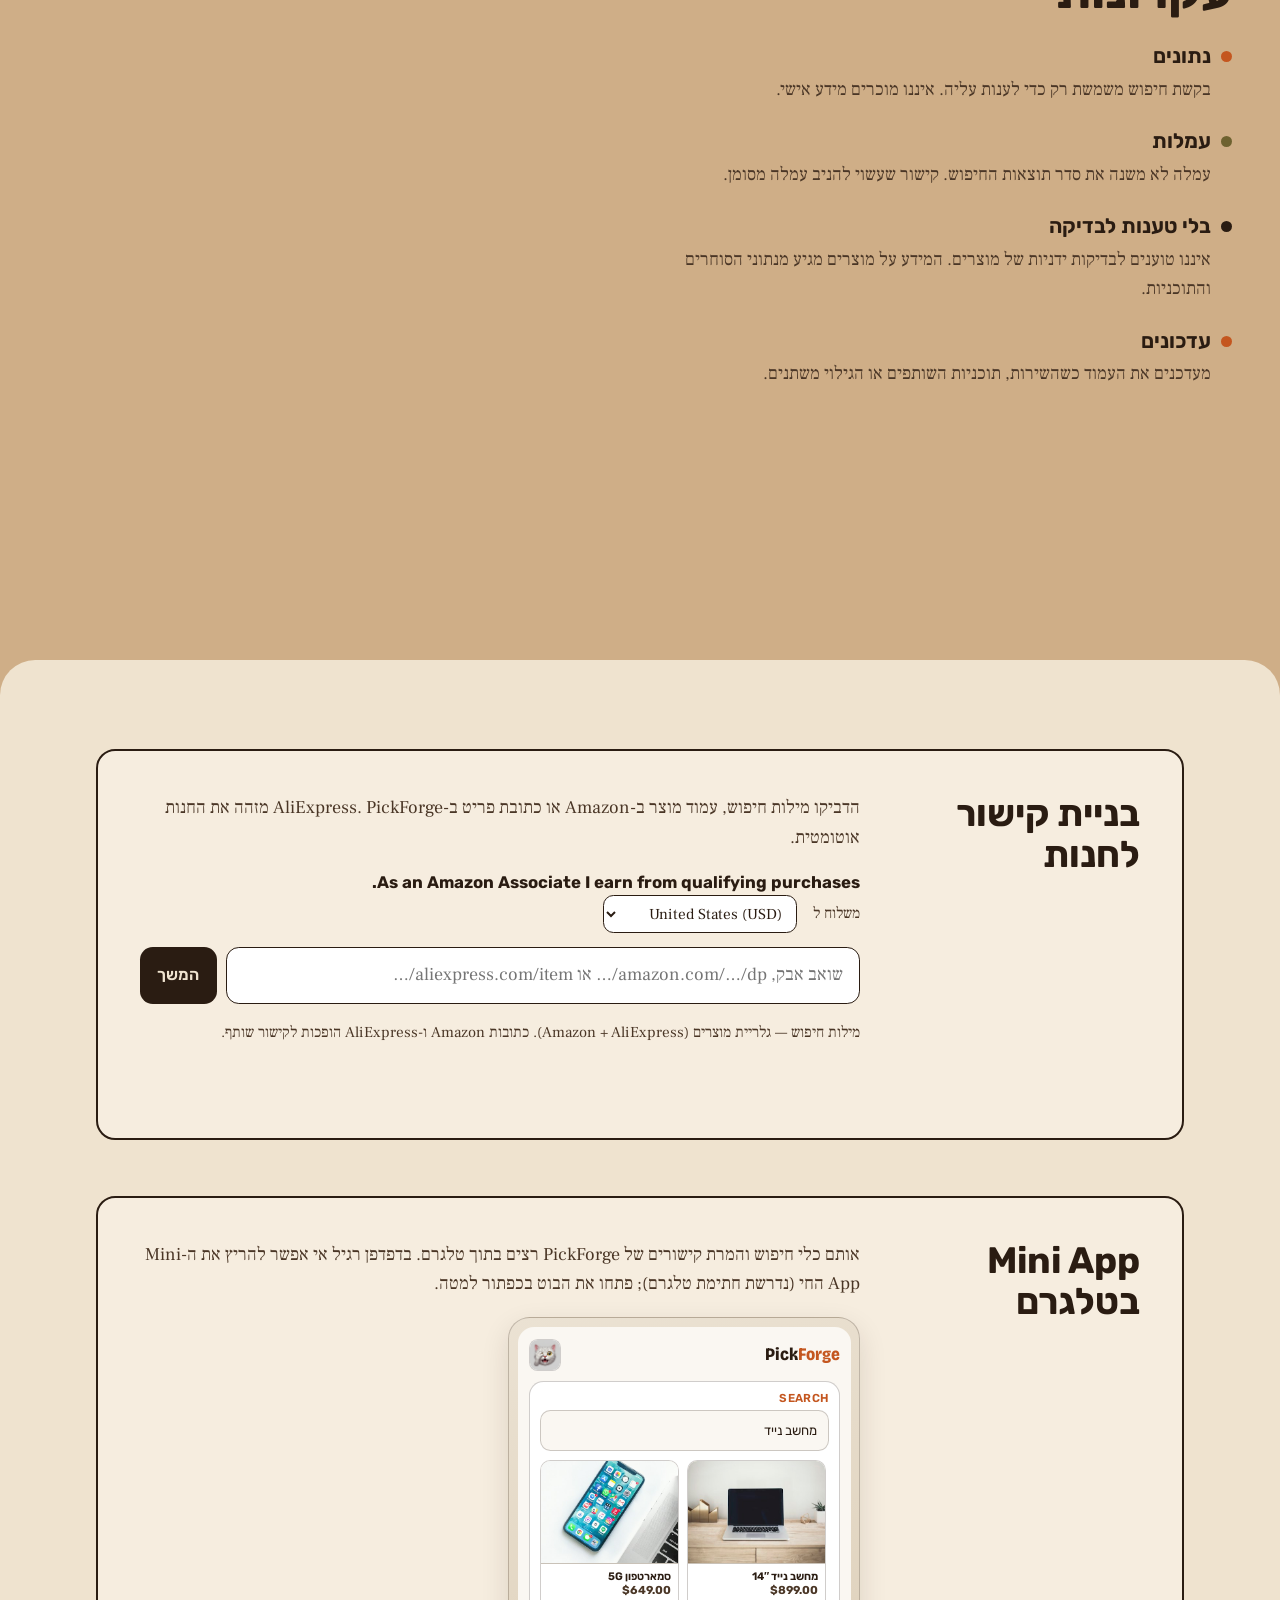
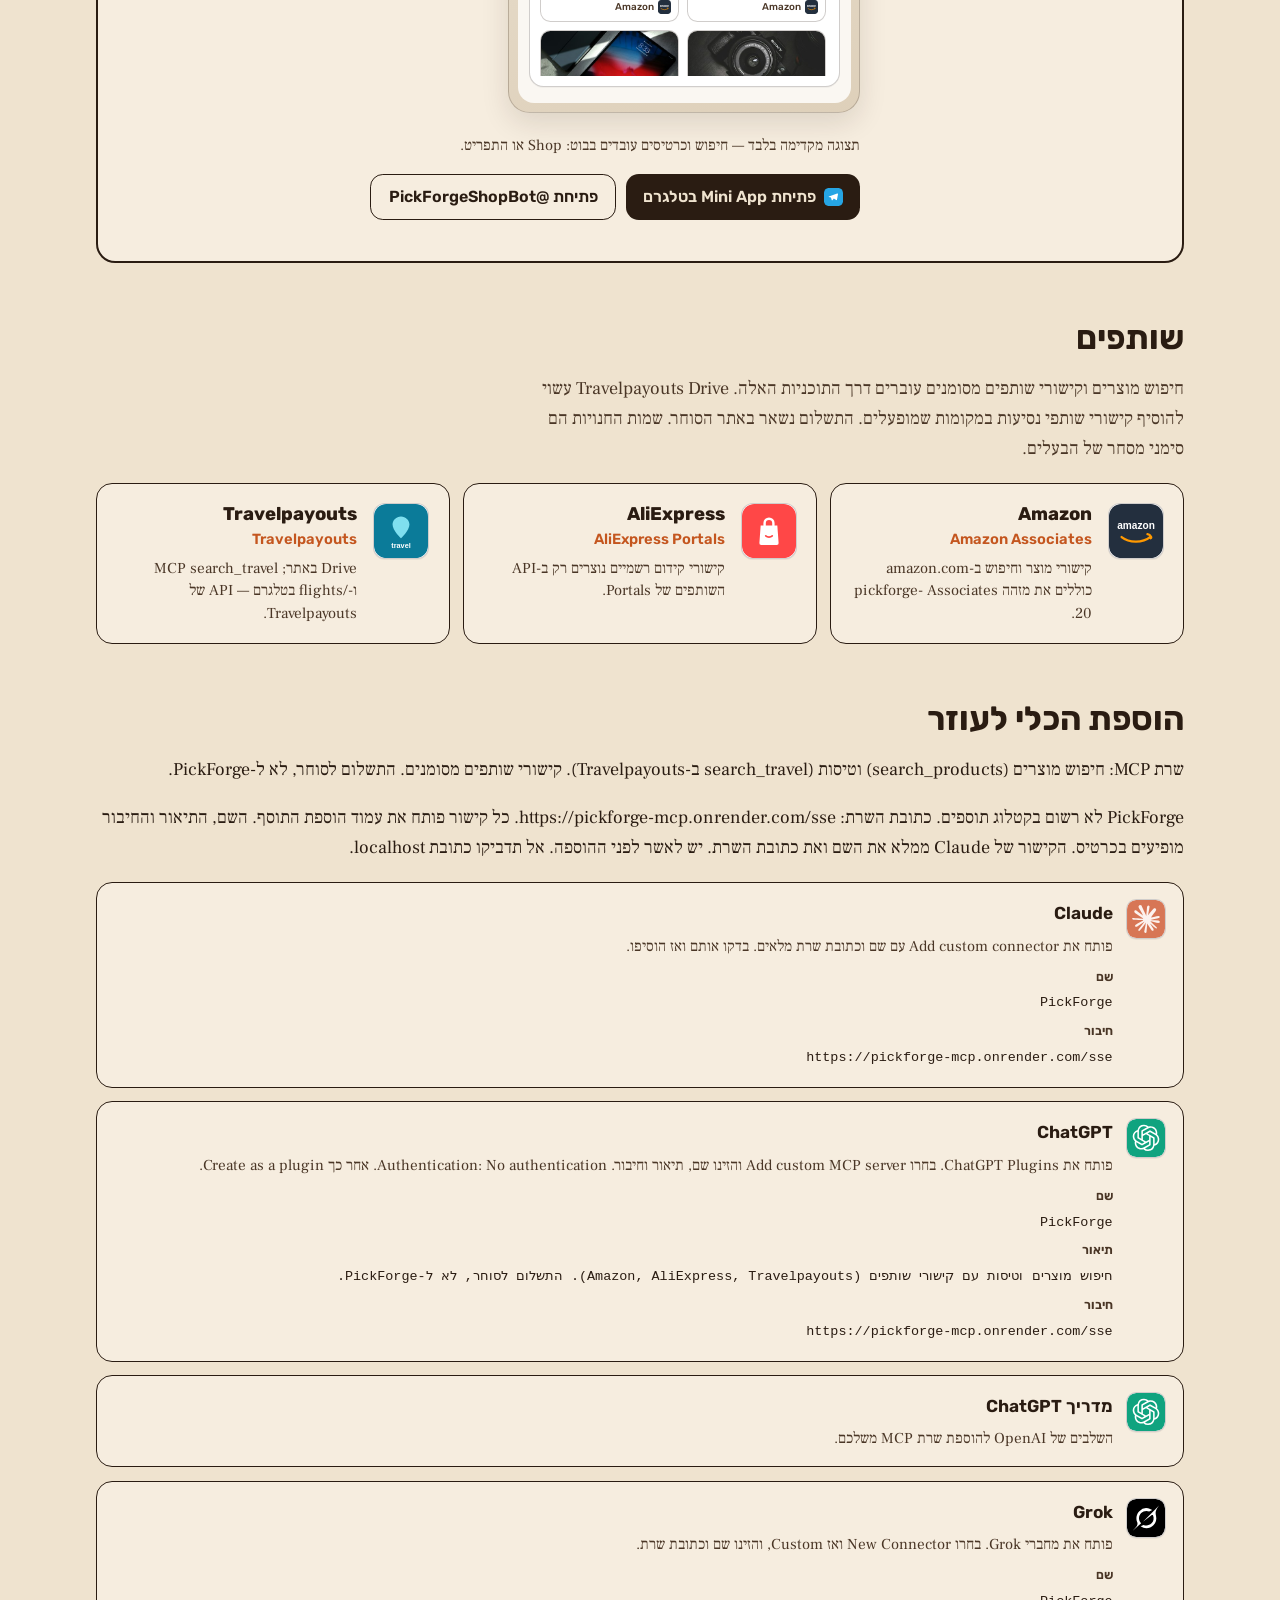
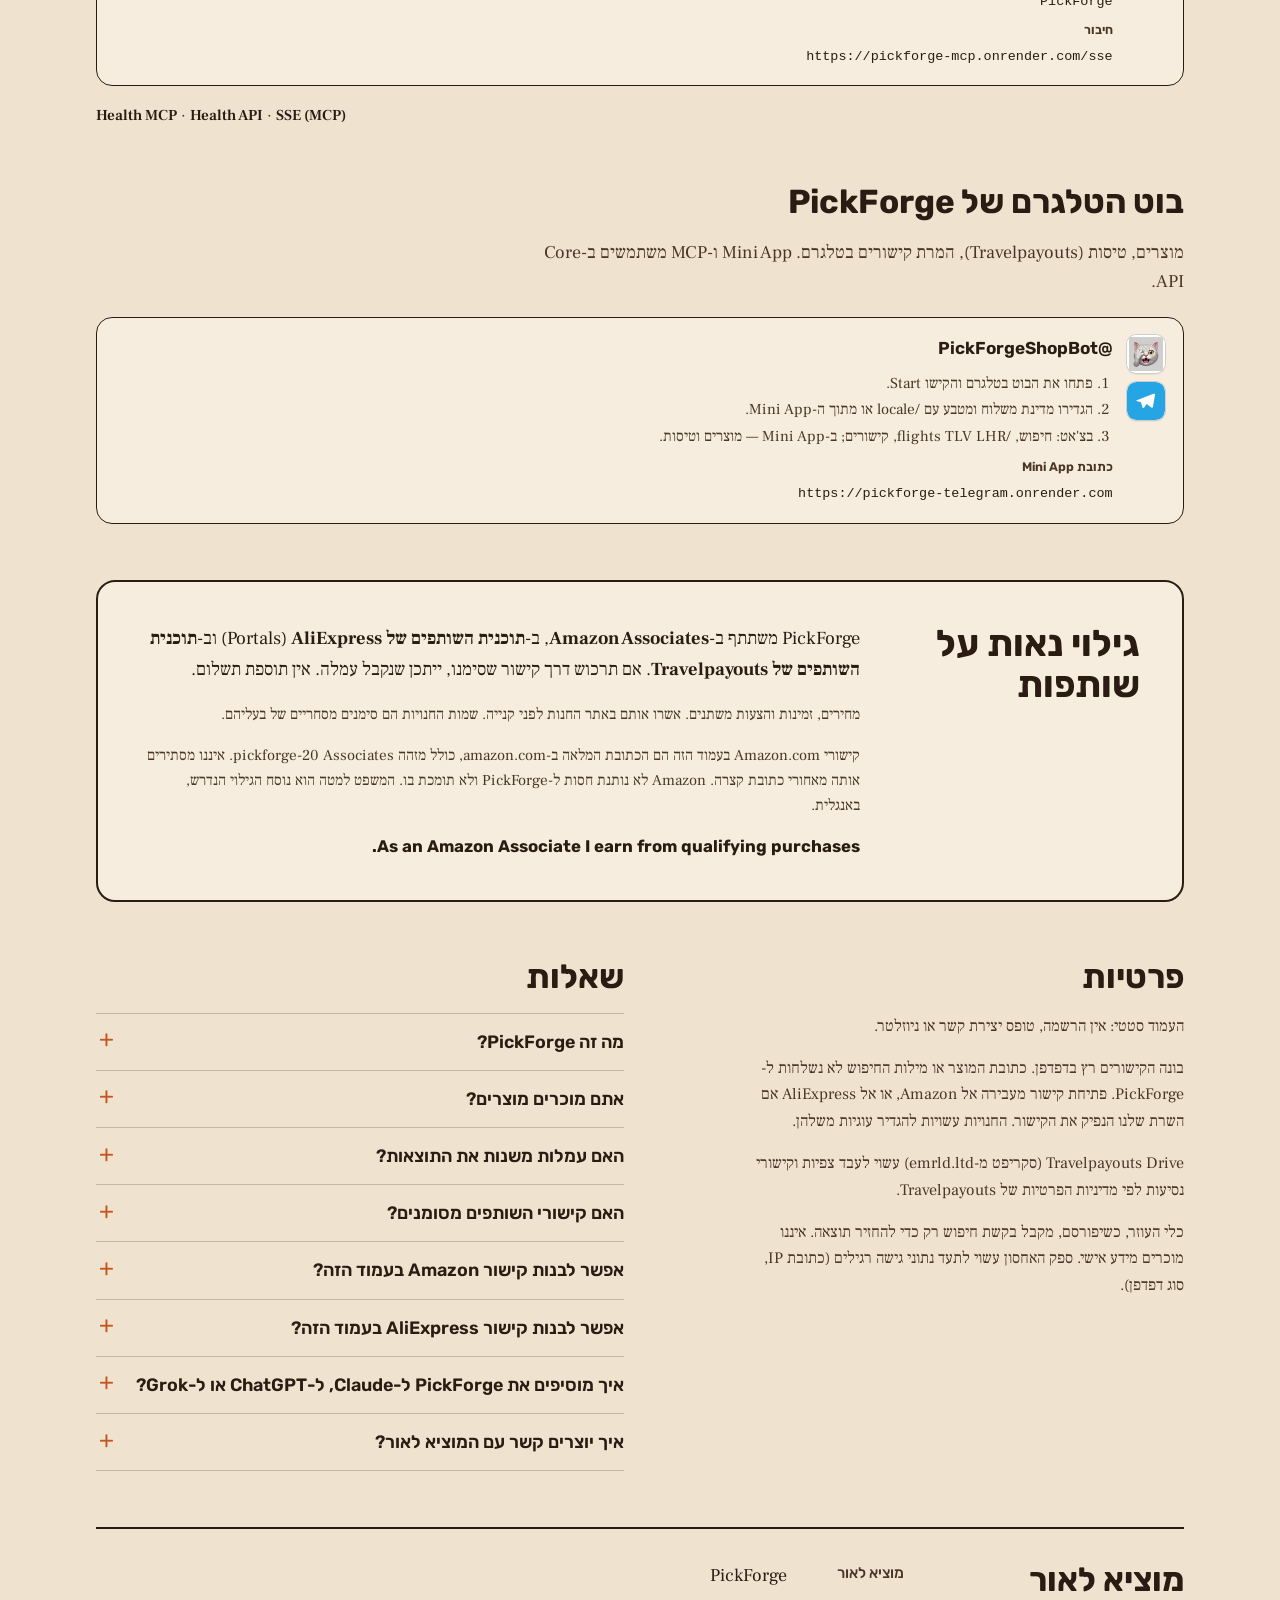
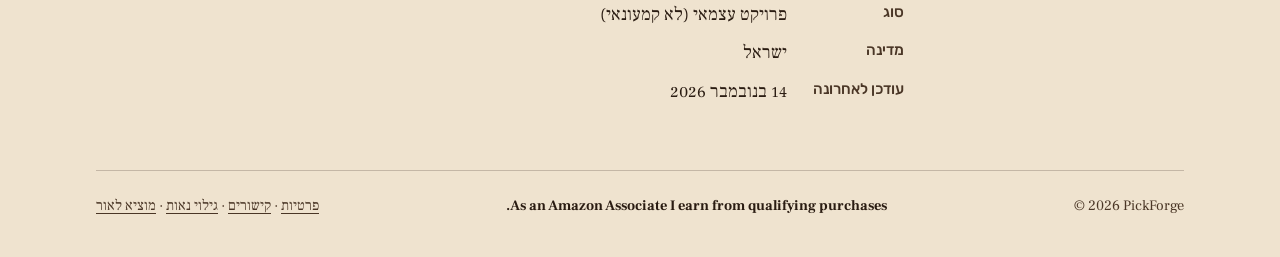
<file: he/index.html>
<!doctype html>
<html lang="he" dir="rtl">
<head>
<meta charset="utf-8">
<script nowprocket data-noptimize="1" data-cfasync="false" data-wpfc-render="false" seraph-accel-crit="1" data-no-defer="1" data-cmp-ab="2">
  (function () {
      var script = document.createElement("script");
      script.async = 1;
      script.setAttribute("data-cmp-ab","2");
      script.src = 'https://emrld.ltd/NTk5MTk1.js?t=599195';
      document.head.appendChild(script);
  })();
</script>

<meta name="viewport" content="width=device-width, initial-scale=1, viewport-fit=cover">
<title>PickForge: חיפוש מוצרים וקישורי שותפים לעוזרי AI</title>
<meta name="description" content="PickForge הוא כלי חיפוש מוצרים לעוזרי AI, עם קישורי שותפים מסומנים. בעמוד יש בונה קישור ל-Amazon.com וגילוי נאות. PickForge לא מוכר מוצרים.">
<meta name="keywords" content="PickForge, גילוי נאות על שותפים, כלי לעוזרי AI, חיפוש מוצרים, תוכניות שותפים">
<meta name="robots" content="index, follow, max-image-preview:large, max-snippet:-1">
<meta name="referrer" content="strict-origin-when-cross-origin">
<link rel="alternate" type="text/plain" href="../llms.txt" title="LLM site summary">
<meta name="color-scheme" content="light">
<meta name="theme-color" content="#CFAE87">
<link rel="canonical" href="https://drsemfrankenstein.github.io/pickforge-site/he/">
<link rel="alternate" hreflang="en" href="https://drsemfrankenstein.github.io/pickforge-site/">
<link rel="alternate" hreflang="ru" href="https://drsemfrankenstein.github.io/pickforge-site/ru/">
<link rel="alternate" hreflang="he" href="https://drsemfrankenstein.github.io/pickforge-site/he/">
<link rel="alternate" hreflang="x-default" href="https://drsemfrankenstein.github.io/pickforge-site/">
<link rel="alternate" type="text/markdown" href="../he/index.md" title="Markdown version">
<link rel="icon" href="../assets/favicon.svg" type="image/svg+xml">
<link rel="icon" href="../assets/favicon-32.png" sizes="32x32" type="image/png">
<link rel="apple-touch-icon" href="../assets/apple-touch-icon.png">
<link rel="manifest" href="../site.webmanifest">
<meta property="og:type" content="website">
<meta property="og:site_name" content="PickForge">
<meta property="og:title" content="PickForge: חיפוש מוצרים וקישורי שותפים לעוזרי AI">
<meta property="og:description" content="PickForge הוא כלי חיפוש מוצרים לעוזרי AI, עם קישורי שותפים מסומנים. בעמוד יש בונה קישור ל-Amazon.com וגילוי נאות. PickForge לא מוכר מוצרים.">
<meta property="og:url" content="https://drsemfrankenstein.github.io/pickforge-site/he/">
<meta property="og:image" content="https://drsemfrankenstein.github.io/pickforge-site/assets/og.jpg">
<meta property="og:image:width" content="1200">
<meta property="og:image:height" content="630">
<meta property="og:locale" content="he_IL">
<meta property="og:locale:alternate" content="en_US">
<meta property="og:locale:alternate" content="ru_RU">
<meta name="twitter:card" content="summary_large_image">
<meta name="twitter:title" content="PickForge: חיפוש מוצרים וקישורי שותפים לעוזרי AI">
<meta name="twitter:description" content="PickForge הוא כלי חיפוש מוצרים לעוזרי AI, עם קישורי שותפים מסומנים. בעמוד יש בונה קישור ל-Amazon.com וגילוי נאות. PickForge לא מוכר מוצרים.">
<meta name="twitter:image" content="https://drsemfrankenstein.github.io/pickforge-site/assets/og.jpg">
<link rel="preconnect" href="https://fonts.googleapis.com">
<link rel="preconnect" href="https://fonts.gstatic.com" crossorigin>
<link href="https://fonts.googleapis.com/css2?family=Bricolage+Grotesque:opsz,wdth,wght@12..96,75..100,800&family=Rubik:wght@400..800&family=Frank+Ruhl+Libre:wght@400;600&display=swap" rel="stylesheet">
<link rel="preload" href="../assets/sprite.webp" as="image" type="image/webp">
<link rel="stylesheet" href="../assets/site.css">
<script type="application/ld+json">
{
  "@context": "https://schema.org",
  "@graph": [
    {
      "@type": "Organization",
      "@id": "https://drsemfrankenstein.github.io/pickforge-site/#org",
      "name": "PickForge",
      "url": "https://drsemfrankenstein.github.io/pickforge-site/",
      "logo": "https://drsemfrankenstein.github.io/pickforge-site/assets/icon-512.png",
      "description": "PickForge is a product-search tool for AI assistants, with labeled affiliate links. This page includes an Amazon.com link builder and the affiliate disclosure. PickForge does not sell products.",
      "location": {
        "@type": "Place",
        "address": {
          "@type": "PostalAddress",
          "addressCountry": "IL"
        }
      },
      "knowsAbout": [
        "AI assistant tools",
        "Product search",
        "Affiliate disclosure",
        "Partner programs"
      ]
    },
    {
      "@type": "WebSite",
      "@id": "https://drsemfrankenstein.github.io/pickforge-site/#website",
      "name": "PickForge",
      "url": "https://drsemfrankenstein.github.io/pickforge-site/",
      "inLanguage": [
        "en",
        "ru",
        "he"
      ],
      "publisher": {
        "@id": "https://drsemfrankenstein.github.io/pickforge-site/#org"
      },
      "potentialAction": {
        "@type": "ReadAction",
        "target": "https://drsemfrankenstein.github.io/pickforge-site/he/"
      }
    },
    {
      "@type": "WebPage",
      "@id": "https://drsemfrankenstein.github.io/pickforge-site/he/#webpage",
      "url": "https://drsemfrankenstein.github.io/pickforge-site/he/",
      "name": "PickForge: חיפוש מוצרים וקישורי שותפים לעוזרי AI",
      "description": "PickForge הוא כלי חיפוש מוצרים לעוזרי AI, עם קישורי שותפים מסומנים. בעמוד יש בונה קישור ל-Amazon.com וגילוי נאות. PickForge לא מוכר מוצרים.",
      "inLanguage": "he",
      "isPartOf": {
        "@id": "https://drsemfrankenstein.github.io/pickforge-site/#website"
      },
      "publisher": {
        "@id": "https://drsemfrankenstein.github.io/pickforge-site/#org"
      },
      "dateModified": "2026-11-14",
      "primaryImageOfPage": "https://drsemfrankenstein.github.io/pickforge-site/assets/og.jpg",
      "speakable": {
        "@type": "SpeakableSpecification",
        "cssSelector": [
          ".lead",
          "#disc-h",
          ".eyebrow"
        ]
      },
      "about": [
        {
          "@type": "Thing",
          "name": "חיפוש לפי בקשה"
        },
        {
          "@type": "Thing",
          "name": "קישורי שותפים עם סימון"
        },
        {
          "@type": "Thing",
          "name": "לא חנות"
        }
      ]
    },
    {
      "@type": "ItemList",
      "@id": "https://drsemfrankenstein.github.io/pickforge-site/he/#guides",
      "name": "מה הכלי עושה",
      "itemListElement": [
        {
          "@type": "ListItem",
          "position": 1,
          "name": "חיפוש לפי בקשה",
          "description": "המשתמש מבקש מעוזר AI סוג מוצר או תקציב. העוזר מפעיל את הכלי, שמחפש פריטים מתאימים בקטלוגים של שותפים."
        },
        {
          "@type": "ListItem",
          "position": 2,
          "name": "קישורי שותפים עם סימון",
          "description": "קישור Amazon.com בעמוד הזה הוא הכתובת המלאה עם מזהה ה-Associates שלנו. קישור קידום של AliExpress נוצר רק ב-API הרשמי של Portals. קישור שעשוי להניב עמלה מסומן."
        },
        {
          "@type": "ListItem",
          "position": 3,
          "name": "לא חנות",
          "description": "הזמנה, תשלום וחשבונות מתבצעים באתר הסוחר. הכלי לא מקבל הזמנות ולא תשלומים."
        }
      ]
    },
    {
      "@type": "BreadcrumbList",
      "@id": "https://drsemfrankenstein.github.io/pickforge-site/he/#breadcrumb",
      "itemListElement": [
        {
          "@type": "ListItem",
          "position": 1,
          "name": "PickForge",
          "item": "https://drsemfrankenstein.github.io/pickforge-site/he/"
        },
        {
          "@type": "ListItem",
          "position": 2,
          "name": "מה הכלי עושה",
          "item": "https://drsemfrankenstein.github.io/pickforge-site/he/#guides"
        }
      ]
    },
    {
      "@type": "FAQPage",
      "@id": "https://drsemfrankenstein.github.io/pickforge-site/he/#faq",
      "inLanguage": "he",
      "mainEntity": [
        {
          "@type": "Question",
          "name": "מה זה PickForge?",
          "acceptedAnswer": {
            "@type": "Answer",
            "text": "פרויקט עצמאי: כלי שמאפשר לעוזרי AI לחפש מוצרים ולהחזיר קישורי שותפים. השירות בפיתוח."
          }
        },
        {
          "@type": "Question",
          "name": "אתם מוכרים מוצרים?",
          "acceptedAnswer": {
            "@type": "Answer",
            "text": "לא. רכישות מתבצעות באתרי הסוחרים. איננו מנהלים קופה, לא שומרים מלאי ולא מנהלים חשבונות לקוח."
          }
        },
        {
          "@type": "Question",
          "name": "האם עמלות משנות את התוצאות?",
          "acceptedAnswer": {
            "@type": "Answer",
            "text": "לא. עמלה לא משנה את סדר תוצאות החיפוש."
          }
        },
        {
          "@type": "Question",
          "name": "האם קישורי השותפים מסומנים?",
          "acceptedAnswer": {
            "@type": "Answer",
            "text": "כן. קישור שעשוי להניב עמלה מסומן כקישור שותפים."
          }
        },
        {
          "@type": "Question",
          "name": "אפשר לבנות קישור Amazon בעמוד הזה?",
          "acceptedAnswer": {
            "@type": "Answer",
            "text": "כן. הבונה מחזיר כתובת amazon.com מלאה עם tag=pickforge-20. פתחו אותה מהעמוד הזה. העמוד לא מציג מחיר."
          }
        },
        {
          "@type": "Question",
          "name": "אפשר לבנות קישור AliExpress בעמוד הזה?",
          "acceptedAnswer": {
            "@type": "Answer",
            "text": "הדביקו כתובת מוצר ב-AliExpress — הבונה קורא ל-API של Portals כשיש endpoint ציבורי. בגרסה הסטטית בלי API השתמשו במילות חיפוש או בכתובת Amazon."
          }
        },
        {
          "@type": "Question",
          "name": "איך מוסיפים את PickForge ל-Claude, ל-ChatGPT או ל-Grok?",
          "acceptedAnswer": {
            "@type": "Answer",
            "text": "הכפתורים תחת «חיבור עוזר» פותחים את הגדרות התוספים. Claude פותח Add custom connector עם שם וכתובת שרת מלאים. ChatGPT פותח Plugins: בחרו Add custom MCP server והזינו את השם, התיאור והחיבור מהעמוד הזה. Grok פותח Connectors: New Connector ואז Custom. יש לאשר לפני ש-PickForge נוסף."
          }
        },
        {
          "@type": "Question",
          "name": "איך יוצרים קשר עם המוציא לאור?",
          "acceptedAnswer": {
            "@type": "Answer",
            "text": "בעמוד זה אין טופס יצירת קשר."
          }
        }
      ]
    }
  ]
}
</script>
</head>
<body>
<a class="skip" href="#main">דילוג לתוכן</a>

<header class="bar" id="bar">
  <a class="brand" href="#top" aria-label="PickForge — דף הבית" dir="ltr">Pick<span>Forge</span></a>
  <div class="bar-right">
    <nav aria-label="אזורים באתר">
      <a href="#guides">השירות</a>
      <a href="#links">קישורים</a>
      <a href="#partners">שותפים</a>
      <a href="#assistant">עוזר</a>
      <a class="keep" href="#telegram">בוט</a>
      <a class="keep" href="#disclosure">גילוי נאות</a>
    </nav>
    <div class="langs" role="group" aria-label="שפה"><a href="../index.html" hreflang="en" lang="en" title="English">EN</a><a href="../ru/index.html" hreflang="ru" lang="ru" title="Русский">RU</a><a href="index.html" hreflang="he" lang="he" aria-current="page" title="עברית">HE</a></div>
  </div>
</header>

<main id="main">
  <section class="story" id="story" aria-label="אודות PickForge">
    <div class="stage" aria-hidden="true"><div class="sprite" id="sprite"></div></div>
    <div class="chapters">
      <div class="chapter hero" id="top">
        <div class="panel hero-split">
          <div class="hero-copy">
            <p class="eyebrow">חיפוש מוצרים לעוזרי AI · גילוי נאות על שותפות בכל עמוד</p>
            <h1>חיפוש מוצרים עם קישורי שותפים, לעוזרי AI</h1>
            <p class="lead">PickForge הוא כלי שעוזר AI מפעיל כשמבקשים ממנו למצוא מוצר. הוא מחזיר קישור שותפים מסומן. בעמוד הזה נבנית גם כתובת Amazon.com בדפדפן. התשלום הוא לחנות, לא ל-PickForge.</p>
            <p class="notice">As an Amazon Associate I earn from qualifying purchases.</p>
            <p class="cue">גללו לפרטים</p>
          </div>
          <aside class="hero-aside" aria-labelledby="hero-asst-h">
            <p class="kicker" id="hero-asst-h">חיבור עוזר</p>
            <p class="fine hero-aside-note">פותח את הגדרות התוספים. Claude ממלא את השם ואת כתובת השרת. יש לאשר לפני ההוספה.</p>
            <ul class="connectors connectors--hero">
<li class="connector-card connector-card--compact"><span class="connector-icon" aria-hidden="true"><img src="../assets/connectors/claude.svg" alt="" width="40" height="40" loading="lazy" decoding="async"></span><a href="https://claude.ai/customize/connectors?modal=add-custom-connector&amp;connectorName=PickForge&amp;connectorUrl=https%3A%2F%2Fpickforge-mcp.onrender.com%2Fsse" rel="noopener noreferrer">Claude</a></li>
<li class="connector-card connector-card--compact"><span class="connector-icon" aria-hidden="true"><img src="../assets/connectors/chatgpt.svg" alt="" width="40" height="40" loading="lazy" decoding="async"></span><a href="https://chatgpt.com/plugins" rel="noopener noreferrer">ChatGPT</a></li>
<li class="connector-card connector-card--compact"><span class="connector-icon" aria-hidden="true"><img src="../assets/connectors/grok.svg" alt="" width="40" height="40" loading="lazy" decoding="async"></span><a href="https://grok.com/connectors" rel="noopener noreferrer">Grok</a></li>
<li class="connector-card connector-card--compact"><span class="connector-icon connector-icon--telegram" aria-hidden="true"><img src="../assets/connectors/telegram.svg" alt="" width="40" height="40" loading="lazy" decoding="async"></span><a href="https://t.me/PickForgeShopBot" rel="noopener noreferrer">Telegram</a></li>
            </ul>
            <p class="hero-more"><a href="#assistant">כל אפשרויות החיבור</a> · <a href="#telegram">Telegram</a></p>
          </aside>
        </div>
      </div>
      <div class="chapter" id="about">
        <div class="panel">
          <p class="kicker">מה האתר הזה</p>
          <h2>עמוד מידע לשירות בפיתוח</h2>
          <p class="plain">PickForge הוא פרויקט עצמאי. עמוד זה מתאר את השירות, איך אנחנו עובדים עם קישורי שותפים ומי עומד מאחוריו. זו לא חנות, ואיננו מוכרים מוצרים.</p><p class="plain">קישורי Amazon.com בעמוד הזה נבנים בדפדפן: כתובת amazon.com מלאה עם מזהה Associates‏ pickforge-20. קישור קידום של AliExpress נוצר רק ב-API של AliExpress Portals בשרת שלנו. העמוד לא קורא ל-API הזה ולא ממציא קישור.</p><p class="plain">הרכישה מתבצעת באתר החנות, שם מוצג המחיר. איננו מקבלים הזמנות, לא שומרים מלאי ולא נותנים ייעוץ פיננסי או רפואי.</p>
        </div>
      </div>
      <div class="chapter" id="guides">
        <div class="panel">
          <p class="kicker">השירות</p>
          <h2>מה הכלי עושה</h2>
          <ul class="guides">
<li><span class="topic">חיפוש</span><div><h3>חיפוש לפי בקשה</h3><p>המשתמש מבקש מעוזר AI סוג מוצר או תקציב. העוזר מפעיל את הכלי, שמחפש פריטים מתאימים בקטלוגים של שותפים.</p></div></li>
<li><span class="topic">קישורים</span><div><h3>קישורי שותפים עם סימון</h3><p>קישור Amazon.com בעמוד הזה הוא הכתובת המלאה עם מזהה ה-Associates שלנו. קישור קידום של AliExpress נוצר רק ב-API הרשמי של Portals. קישור שעשוי להניב עמלה מסומן.</p></div></li>
<li><span class="topic">גבולות</span><div><h3>לא חנות</h3><p>הזמנה, תשלום וחשבונות מתבצעים באתר הסוחר. הכלי לא מקבל הזמנות ולא תשלומים.</p></div></li>
          </ul>
        </div>
      </div>
      <div class="chapter" id="standards">
        <div class="panel">
          <p class="kicker">איך אנחנו עובדים</p>
          <h2>עקרונות</h2>
          <div class="standards">
<div class="standard"><h3>נתונים</h3><p>בקשת חיפוש משמשת רק כדי לענות עליה. איננו מוכרים מידע אישי.</p></div>
<div class="standard"><h3>עמלות</h3><p>עמלה לא משנה את סדר תוצאות החיפוש. קישור שעשוי להניב עמלה מסומן.</p></div>
<div class="standard"><h3>בלי טענות לבדיקה</h3><p>איננו טוענים לבדיקות ידניות של מוצרים. המידע על מוצרים מגיע מנתוני הסוחרים והתוכניות.</p></div>
<div class="standard"><h3>עדכונים</h3><p>מעדכנים את העמוד כשהשירות, תוכניות השותפים או הגילוי משתנים.</p></div>
          </div>
        </div>
      </div>
    </div>
  </section>

  <div class="paper">
    <div class="paper-inner">
      <section class="tool" id="links" data-link-tool data-tag="pickforge-20" data-ali-endpoint="https://pickforge-mcp.onrender.com/api/links/aliexpress" data-search-endpoint="https://pickforge-mcp.onrender.com/api/search/products/rich" data-travel-endpoint="https://pickforge-mcp.onrender.com/api/search/travel" data-travelpayouts-link-endpoint="https://pickforge-mcp.onrender.com/api/links/travelpayouts" data-icon-amazon="../assets/stores/amazon.svg" data-icon-ali="../assets/stores/aliexpress.svg" data-icon-travel="../assets/stores/travelpayouts.svg" aria-labelledby="links-h">
        <div>
          <h2 id="links-h">בניית קישור לחנות</h2>
        </div>
        <div class="tool-body">
          <p>הדביקו מילות חיפוש, עמוד מוצר ב-Amazon או כתובת פריט ב-AliExpress. PickForge מזהה את החנות אוטומטית.</p>
          <p class="amazon-exact">As an Amazon Associate I earn from qualifying purchases.</p>
          <p class="fine link-ship-row">
            <label for="link-ship">משלוח ל</label>
            <select id="link-ship" name="ship" aria-label="משלוח ל">
              <option value="US|USD">United States (USD)</option>
              <option value="IL|ILS">Israel (ILS)</option>
              <option value="GB|GBP">United Kingdom (GBP)</option>
              <option value="DE|EUR">Germany (EUR)</option>
            </select>
          </p>
          <form id="link-form" action="">
            <label class="sr" for="link-input">חיפוש, עמוד Amazon או כתובת AliExpress</label>
            <input id="link-input" name="q" type="text" autocomplete="off" spellcheck="false" maxlength="4000" placeholder="שואב אבק, amazon.com/…/dp/… או aliexpress.com/item/…" required>
            <button type="submit">המשך</button>
          </form>
          <p class="fine" id="link-note"></p>
          <p class="status" id="link-status" role="status"></p>
          <div id="link-result" hidden>
            <p class="kicker" id="link-kicker"></p>
            <p class="url" id="link-out"></p>
            <p class="fine" id="link-disclose"></p>
            <div class="actions">
              <a id="link-open" rel="noopener"><img id="link-open-icon" alt="" width="18" height="18" hidden decoding="async"><span id="link-open-label"></span></a>
              <button type="button" id="link-copy"></button>
            </div>
          </div>
          <div id="link-gallery" class="link-gallery" hidden>
            <p class="kicker" id="link-gallery-kicker"></p>
            <p class="fine" id="link-gallery-disclose"></p>
            <div id="link-gallery-list" class="link-gallery-list" role="list"></div>
          </div>
          <noscript><p>בונה הקישורים צריך JavaScript.</p></noscript>
        </div>
      </section>
      <script type="application/json" id="link-strings">{"placeholder": "שואב אבק, amazon.com/…/dp/… או aliexpress.com/item/…", "autoNote": "מילות חיפוש — גלריית מוצרים (Amazon + AliExpress). כתובות Amazon ו-AliExpress הופכות לקישור שותף.", "kicker": "קישור שותפים", "amazonDisclose": "קישור שותפים. As an Amazon Associate I earn from qualifying purchases. את המחיר בודקים ב-Amazon.", "aliDisclose": "קישור שותפים. קישור קידום זה הונפק ב-AliExpress Portals.", "openAmazon": "פתיחה ב-Amazon", "openAli": "פתיחה ב-AliExpress", "copy": "העתקה", "copied": "הועתק", "copyFail": "ההעתקה נכשלה", "working": "בונים את הקישור…", "readyAmazon": "קישור Amazon מוכן. פתחו אותו מהעמוד הזה.", "readyAli": "קישור הקידום של AliExpress מוכן.", "err_empty": "הזינו עמוד מוצר או מילות חיפוש.", "err_short": "הדביקו את עמוד amazon.com המלא. קישורים קצרים כמו amzn.to לא בשימוש כאן.", "err_region": "מזהה ה-Associates הזה הוא ל-Amazon.com בלבד. לאתרי Amazon אחרים צריך מזהה משלהם.", "err_page": "הדביקו עמוד מוצר ב-Amazon.com‏ (/dp/…) או עמוד חיפוש.", "err_query": "הזינו לפחות שני תווים.", "err_unknown": "השתמשו במילות חיפוש, בעמוד amazon.com או בכתובת מוצר ב-AliExpress.", "err_ali_no_api": "קישורי AliExpress דורשים את ה-API של PickForge, שלא מחובר בעמוד הסטטי הזה. השתמשו במילות חיפוש או בכתובת Amazon.", "err_ali_page": "הדביקו עמוד מוצר ב-AliExpress. בכתובת חייבים להיות /item/ ומספר המוצר.", "err_ali_fetch": "לא ניתן להגיע ל-API של PickForge. הריצו pickforge-mcp מקומית בפורט 3099, או בנו מחדש את העמוד עם כתובת data-ali-endpoint ציבורית.", "searchWorking": "מחפשים מוצרים…", "readySearch": "התוצאות נטענו. פתחו עסקה מהגלריה.", "viewDeal": "למבצע", "amazonPrice": "מחיר עדכני ב-Amazon", "searchErr": "החיפוש נכשל.", "galleryKicker": "תוצאות", "travelGalleryKicker": "טיסות", "travelDisclose": "קישור שותפים לטיסה (Travelpayouts). אשרו מחיר באתר ההזמנה.", "travelHint": "הוסיפו עיר יעד או קודי IATA, למשל «דובאי», «TLV LHR» או «טיסה לדובאי».", "travelErr": "חיפוש הטיסות נכשל.", "travelEmpty": "לא נמצאו טיסות למסלול הזה. נסו תאריכים אחרים או קודי IATA (למשל TLV BER).", "travelLinkDisclose": "", "openTravel": "Open travel deal", "readyTravelLink": "", "err_travel_link_no_api": "", "err_travel_link_fetch": "", "shipLabel": "משלוח ל"}</script>
      <section class="tool miniapp" id="mini-app" aria-labelledby="miniapp-h"><div><h2 id="miniapp-h">Mini App בטלגרם</h2></div><div class="tool-body"><p>אותם כלי חיפוש והמרת קישורים של PickForge רצים בתוך טלגרם. בדפדפן רגיל אי אפשר להריץ את ה-Mini App החי (נדרשת חתימת טלגרם); פתחו את הבוט בכפתור למטה.</p><div class="miniapp-shell miniapp-shell--light" aria-hidden="true"><div class="miniapp-screen"><div class="miniapp-top"><span class="miniapp-brand" dir="ltr">Pick<span>Forge</span></span><img class="miniapp-mascot" src="../assets/face_with_peeking_eye_upload-second_gemini.png" alt="" width="32" height="32" decoding="async"></div><div class="miniapp-block"><span class="miniapp-kicker">Search</span><div class="miniapp-field">מחשב נייד</div><div class="miniapp-grid"><article class="miniapp-card"><div class="miniapp-card-media"><img src="../assets/miniapp/laptop.jpg" alt="" width="108" height="81" loading="lazy" decoding="async"></div><h3 class="miniapp-card-title">מחשב נייד 14″</h3><p class="miniapp-card-price">$899.00</p><p class="miniapp-card-store"><img src="../assets/stores/amazon.svg" alt="" width="14" height="14" decoding="async"><span>Amazon</span></p></article><article class="miniapp-card"><div class="miniapp-card-media"><img src="../assets/miniapp/phone.jpg" alt="" width="108" height="81" loading="lazy" decoding="async"></div><h3 class="miniapp-card-title">סמארטפון 5G</h3><p class="miniapp-card-price">$649.00</p><p class="miniapp-card-store"><img src="../assets/stores/amazon.svg" alt="" width="14" height="14" decoding="async"><span>Amazon</span></p></article><article class="miniapp-card"><div class="miniapp-card-media"><img src="../assets/miniapp/camera.jpg" alt="" width="108" height="81" loading="lazy" decoding="async"></div><h3 class="miniapp-card-title">מצלמה ללא מראה</h3><p class="miniapp-card-price">$1,199.00</p><p class="miniapp-card-store"><img src="../assets/stores/amazon.svg" alt="" width="14" height="14" decoding="async"><span>Amazon</span></p></article><article class="miniapp-card"><div class="miniapp-card-media"><img src="../assets/miniapp/tablet.jpg" alt="" width="108" height="81" loading="lazy" decoding="async"></div><h3 class="miniapp-card-title">טאבלט 10″</h3><p class="miniapp-card-price">$429.00</p><p class="miniapp-card-store"><img src="../assets/stores/amazon.svg" alt="" width="14" height="14" decoding="async"><span>Amazon</span></p></article><article class="miniapp-card"><div class="miniapp-card-media"><img src="../assets/miniapp/headphones.jpg" alt="" width="108" height="81" loading="lazy" decoding="async"></div><h3 class="miniapp-card-title">אוזניות אלחוטיות</h3><p class="miniapp-card-price">$79.99</p><p class="miniapp-card-store"><img src="../assets/stores/amazon.svg" alt="" width="14" height="14" decoding="async"><span>Amazon</span></p></article><article class="miniapp-card"><div class="miniapp-card-media"><img src="../assets/miniapp/watch.jpg" alt="" width="108" height="81" loading="lazy" decoding="async"></div><h3 class="miniapp-card-title">שעון חכם</h3><p class="miniapp-card-price">$249.00</p><p class="miniapp-card-store"><img src="../assets/stores/aliexpress.svg" alt="" width="14" height="14" decoding="async"><span>Aliexpress</span></p></article></div></div></div></div><p class="fine">תצוגה מקדימה בלבד — חיפוש וכרטיסים עובדים בבוט: Shop או התפריט.</p><div class="actions"><a href="https://t.me/PickForgeShopBot?startapp" rel="noopener noreferrer"><img src="../assets/connectors/telegram.svg" alt="" width="18" height="18" decoding="async"><span>פתיחת Mini App בטלגרם</span></a><a class="miniapp-bot-link" href="https://t.me/PickForgeShopBot" rel="noopener noreferrer">פתיחת @PickForgeShopBot</a></div></div></section>
      <section class="partners" id="partners" aria-labelledby="partners-h"><h2 class="sec" id="partners-h">שותפים</h2><p class="partners-intro">חיפוש מוצרים וקישורי שותפים מסומנים עוברים דרך התוכניות האלה. Travelpayouts Drive עשוי להוסיף קישורי שותפי נסיעות במקומות שמופעלים. התשלום נשאר באתר הסוחר. שמות החנויות הם סימני מסחר של הבעלים.</p><ul class="partners-grid"><li class="partner-card"><span class="partner-icon" aria-hidden="true"><img src="../assets/stores/amazon.svg" alt="" width="56" height="56" loading="lazy" decoding="async"></span><div class="partner-body"><p class="partner-name">Amazon</p><p class="partner-program">Amazon Associates</p><p>קישורי מוצר וחיפוש ב-amazon.com כוללים את מזהה Associates‏ pickforge-20.</p></div></li><li class="partner-card"><span class="partner-icon" aria-hidden="true"><img src="../assets/stores/aliexpress.svg" alt="" width="56" height="56" loading="lazy" decoding="async"></span><div class="partner-body"><p class="partner-name">AliExpress</p><p class="partner-program">AliExpress Portals</p><p>קישורי קידום רשמיים נוצרים רק ב-API השותפים של Portals.</p></div></li><li class="partner-card"><span class="partner-icon" aria-hidden="true"><img src="../assets/stores/travelpayouts.svg" alt="" width="56" height="56" loading="lazy" decoding="async"></span><div class="partner-body"><p class="partner-name">Travelpayouts</p><p class="partner-program">Travelpayouts</p><p>Drive באתר; MCP search_travel ו-/flights בטלגרם — API של Travelpayouts.</p></div></li></ul></section>
      <section class="assistant" id="assistant" aria-labelledby="asst-h">
        <h2 class="sec" id="asst-h">הוספת הכלי לעוזר</h2>
        <div><p>שרת MCP: חיפוש מוצרים (search_products) וטיסות (search_travel ב-Travelpayouts). קישורי שותפים מסומנים. התשלום לסוחר, לא ל-PickForge.</p><p>PickForge לא רשום בקטלוג תוספים. כתובת השרת: https://pickforge-mcp.onrender.com/sse. כל קישור פותח את עמוד הוספת התוסף. השם, התיאור והחיבור מופיעים בכרטיס. הקישור של Claude ממלא את השם ואת כתובת השרת. יש לאשר לפני ההוספה. אל תדביקו כתובת localhost.</p><ul class="connectors connectors--setup"><li class="connector-card"><span class="connector-icon" aria-hidden="true"><img src="../assets/connectors/claude.svg" alt="" width="40" height="40" loading="lazy" decoding="async"></span><div class="connector-body"><a href="https://claude.ai/customize/connectors?modal=add-custom-connector&amp;connectorName=PickForge&amp;connectorUrl=https%3A%2F%2Fpickforge-mcp.onrender.com%2Fsse" rel="noopener noreferrer">Claude</a><p>פותח את Add custom connector עם שם וכתובת שרת מלאים. בדקו אותם ואז הוסיפו.</p><dl class="connector-fields"><div><dt>שם</dt><dd><code>PickForge</code></dd></div><div><dt>חיבור</dt><dd><code>https://pickforge-mcp.onrender.com/sse</code></dd></div></dl></div></li>
<li class="connector-card"><span class="connector-icon" aria-hidden="true"><img src="../assets/connectors/chatgpt.svg" alt="" width="40" height="40" loading="lazy" decoding="async"></span><div class="connector-body"><a href="https://chatgpt.com/plugins" rel="noopener noreferrer">ChatGPT</a><p>פותח את ChatGPT Plugins. בחרו Add custom MCP server והזינו שם, תיאור וחיבור. Authentication: No authentication. אחר כך Create as a plugin.</p><dl class="connector-fields"><div><dt>שם</dt><dd><code>PickForge</code></dd></div><div><dt>תיאור</dt><dd><code>חיפוש מוצרים וטיסות עם קישורי שותפים (Amazon, AliExpress, Travelpayouts). התשלום לסוחר, לא ל-PickForge.</code></dd></div><div><dt>חיבור</dt><dd><code>https://pickforge-mcp.onrender.com/sse</code></dd></div></dl></div></li>
<li class="connector-card"><span class="connector-icon" aria-hidden="true"><img src="../assets/connectors/chatgpt.svg" alt="" width="40" height="40" loading="lazy" decoding="async"></span><div class="connector-body"><a href="https://developers.openai.com/api/docs/guides/custom-mcp-server" rel="noopener noreferrer">מדריך ChatGPT</a><p>השלבים של OpenAI להוספת שרת MCP משלכם.</p></div></li>
<li class="connector-card"><span class="connector-icon" aria-hidden="true"><img src="../assets/connectors/grok.svg" alt="" width="40" height="40" loading="lazy" decoding="async"></span><div class="connector-body"><a href="https://grok.com/connectors" rel="noopener noreferrer">Grok</a><p>פותח את מחברי Grok. בחרו New Connector ואז Custom, והזינו שם וכתובת שרת.</p><dl class="connector-fields"><div><dt>שם</dt><dd><code>PickForge</code></dd></div><div><dt>חיבור</dt><dd><code>https://pickforge-mcp.onrender.com/sse</code></dd></div></dl></div></li></ul><p class="assistant-health" dir="ltr"><a href="https://pickforge-mcp.onrender.com/health" rel="noopener noreferrer" target="_blank">Health MCP</a> · <a href="https://pickforge-api.onrender.com/health" rel="noopener noreferrer" target="_blank">Health API</a> · <a href="https://pickforge-mcp.onrender.com/sse" rel="noopener noreferrer" target="_blank">SSE (MCP)</a></p></div>
      </section>
      <section class="telegram" id="telegram" aria-labelledby="telegram-h"><h2 class="sec" id="telegram-h">בוט הטלגרם של PickForge</h2><p class="telegram-intro">מוצרים, טיסות (Travelpayouts), המרת קישורים בטלגרם. Mini App ו-MCP משתמשים ב-Core API.</p><ul class="connectors connectors--setup"><li class="connector-card connector-card--telegram"><span class="connector-icons-duo" aria-hidden="true"><span class="connector-icon connector-icon--mascot"><img src="../assets/face_with_peeking_eye_upload-second_gemini.png" alt="" width="40" height="40" loading="lazy" decoding="async"></span><span class="connector-icon connector-icon--telegram" aria-hidden="true"><img src="../assets/connectors/telegram.svg" alt="" width="40" height="40" loading="lazy" decoding="async"></span></span><div class="connector-body"><a href="https://t.me/PickForgeShopBot" rel="noopener noreferrer">@PickForgeShopBot</a><ol class="telegram-steps"><li>פתחו את הבוט בטלגרם והקישו Start.</li><li>הגדירו מדינת משלוח ומטבע עם /locale או מתוך ה-Mini App.</li><li>בצ&#x27;אט: חיפוש, /flights TLV LHR, קישורים; ב-Mini App — מוצרים וטיסות.</li></ol><dl class="connector-fields"><div><dt>כתובת Mini App</dt><dd><code dir="ltr">https://pickforge-telegram.onrender.com</code></dd></div></dl></div></li></ul></section>
      <section class="disclosure" id="disclosure" aria-labelledby="disc-h">
        <h2 id="disc-h">גילוי נאות על שותפות</h2>
        <div class="body"><p>PickForge משתתף ב-<strong>Amazon Associates</strong>, ב-<strong>תוכנית השותפים של AliExpress</strong>‏ (Portals) וב-<strong>תוכנית השותפים של Travelpayouts</strong>. אם תרכוש דרך קישור שסימנו, ייתכן שנקבל עמלה. אין תוספת תשלום.</p><p class="fine">מחירים, זמינות והצעות משתנים. אשרו אותם באתר החנות לפני קנייה. שמות החנויות הם סימנים מסחריים של בעליהם.</p><p class="fine">קישורי Amazon.com בעמוד הזה הם הכתובת המלאה ב-amazon.com, כולל מזהה Associates‏ pickforge-20. איננו מסתירים אותה מאחורי כתובת קצרה. Amazon לא נותנת חסות ל-PickForge ולא תומכת בו. המשפט למטה הוא נוסח הגילוי הנדרש, באנגלית.</p><p class="amazon-exact">As an Amazon Associate I earn from qualifying purchases.</p></div>
      </section>
      <section class="privacy" id="privacy" aria-labelledby="priv-h">
        <h2 class="sec" id="priv-h">פרטיות</h2>
        <p>העמוד סטטי: אין הרשמה, טופס יצירת קשר או ניוזלטר.</p><p>בונה הקישורים רץ בדפדפן. כתובת המוצר או מילות החיפוש לא נשלחות ל-PickForge. פתיחת קישור מעבירה אל Amazon, או אל AliExpress אם השרת שלנו הנפיק את הקישור. החנויות עשויות להגדיר עוגיות משלהן.</p><p>Travelpayouts Drive (סקריפט מ-emrld.ltd) עשוי לעבד צפיות וקישורי נסיעות לפי מדיניות הפרטיות של Travelpayouts.</p><p>כלי העוזר, כשיפורסם, מקבל בקשת חיפוש רק כדי להחזיר תוצאה. איננו מוכרים מידע אישי. ספק האחסון עשוי לתעד נתוני גישה רגילים (כתובת IP, סוג דפדפן).</p>
      </section>
      <section class="faq" id="faq" aria-labelledby="faq-h">
        <h2 class="sec" id="faq-h">שאלות</h2>
<details><summary>מה זה PickForge?</summary><p>פרויקט עצמאי: כלי שמאפשר לעוזרי AI לחפש מוצרים ולהחזיר קישורי שותפים. השירות בפיתוח.</p></details>
<details><summary>אתם מוכרים מוצרים?</summary><p>לא. רכישות מתבצעות באתרי הסוחרים. איננו מנהלים קופה, לא שומרים מלאי ולא מנהלים חשבונות לקוח.</p></details>
<details><summary>האם עמלות משנות את התוצאות?</summary><p>לא. עמלה לא משנה את סדר תוצאות החיפוש.</p></details>
<details><summary>האם קישורי השותפים מסומנים?</summary><p>כן. קישור שעשוי להניב עמלה מסומן כקישור שותפים.</p></details>
<details><summary>אפשר לבנות קישור Amazon בעמוד הזה?</summary><p>כן. הבונה מחזיר כתובת amazon.com מלאה עם tag=pickforge-20. פתחו אותה מהעמוד הזה. העמוד לא מציג מחיר.</p></details>
<details><summary>אפשר לבנות קישור AliExpress בעמוד הזה?</summary><p>הדביקו כתובת מוצר ב-AliExpress — הבונה קורא ל-API של Portals כשיש endpoint ציבורי. בגרסה הסטטית בלי API השתמשו במילות חיפוש או בכתובת Amazon.</p></details>
<details><summary>איך מוסיפים את PickForge ל-Claude, ל-ChatGPT או ל-Grok?</summary><p>הכפתורים תחת «חיבור עוזר» פותחים את הגדרות התוספים. Claude פותח Add custom connector עם שם וכתובת שרת מלאים. ChatGPT פותח Plugins: בחרו Add custom MCP server והזינו את השם, התיאור והחיבור מהעמוד הזה. Grok פותח Connectors: New Connector ואז Custom. יש לאשר לפני ש-PickForge נוסף.</p></details>
<details><summary>איך יוצרים קשר עם המוציא לאור?</summary><p>בעמוד זה אין טופס יצירת קשר.</p></details>
      </section>
      <section class="publisher" id="publisher" aria-labelledby="pub-h">
        <h2 class="sec" id="pub-h">מוציא לאור</h2>
        <dl><dt>מוציא לאור</dt><dd>PickForge</dd><dt>סוג</dt><dd>פרויקט עצמאי (לא קמעונאי)</dd><dt>מדינה</dt><dd>ישראל</dd><dt>עודכן לאחרונה</dt><dd>14 בנובמבר 2026</dd></dl>
      </section>
    </div>
  </div>
</main>

<footer>
  <div class="inner">
    <span dir="ltr">© 2026 PickForge</span>
    <span class="assoc"><span>As an Amazon Associate I earn from qualifying purchases.</span></span>
    <span><a href="#privacy">פרטיות</a> · <a href="#links">קישורים</a> · <a href="#disclosure">גילוי נאות</a> · <a href="#publisher">מוציא לאור</a></span>
  </div>
</footer>
<script src="../assets/site.js" defer></script>
<script type="module" src="../assets/link-generator.js"></script>
</body>
</html>
</file>
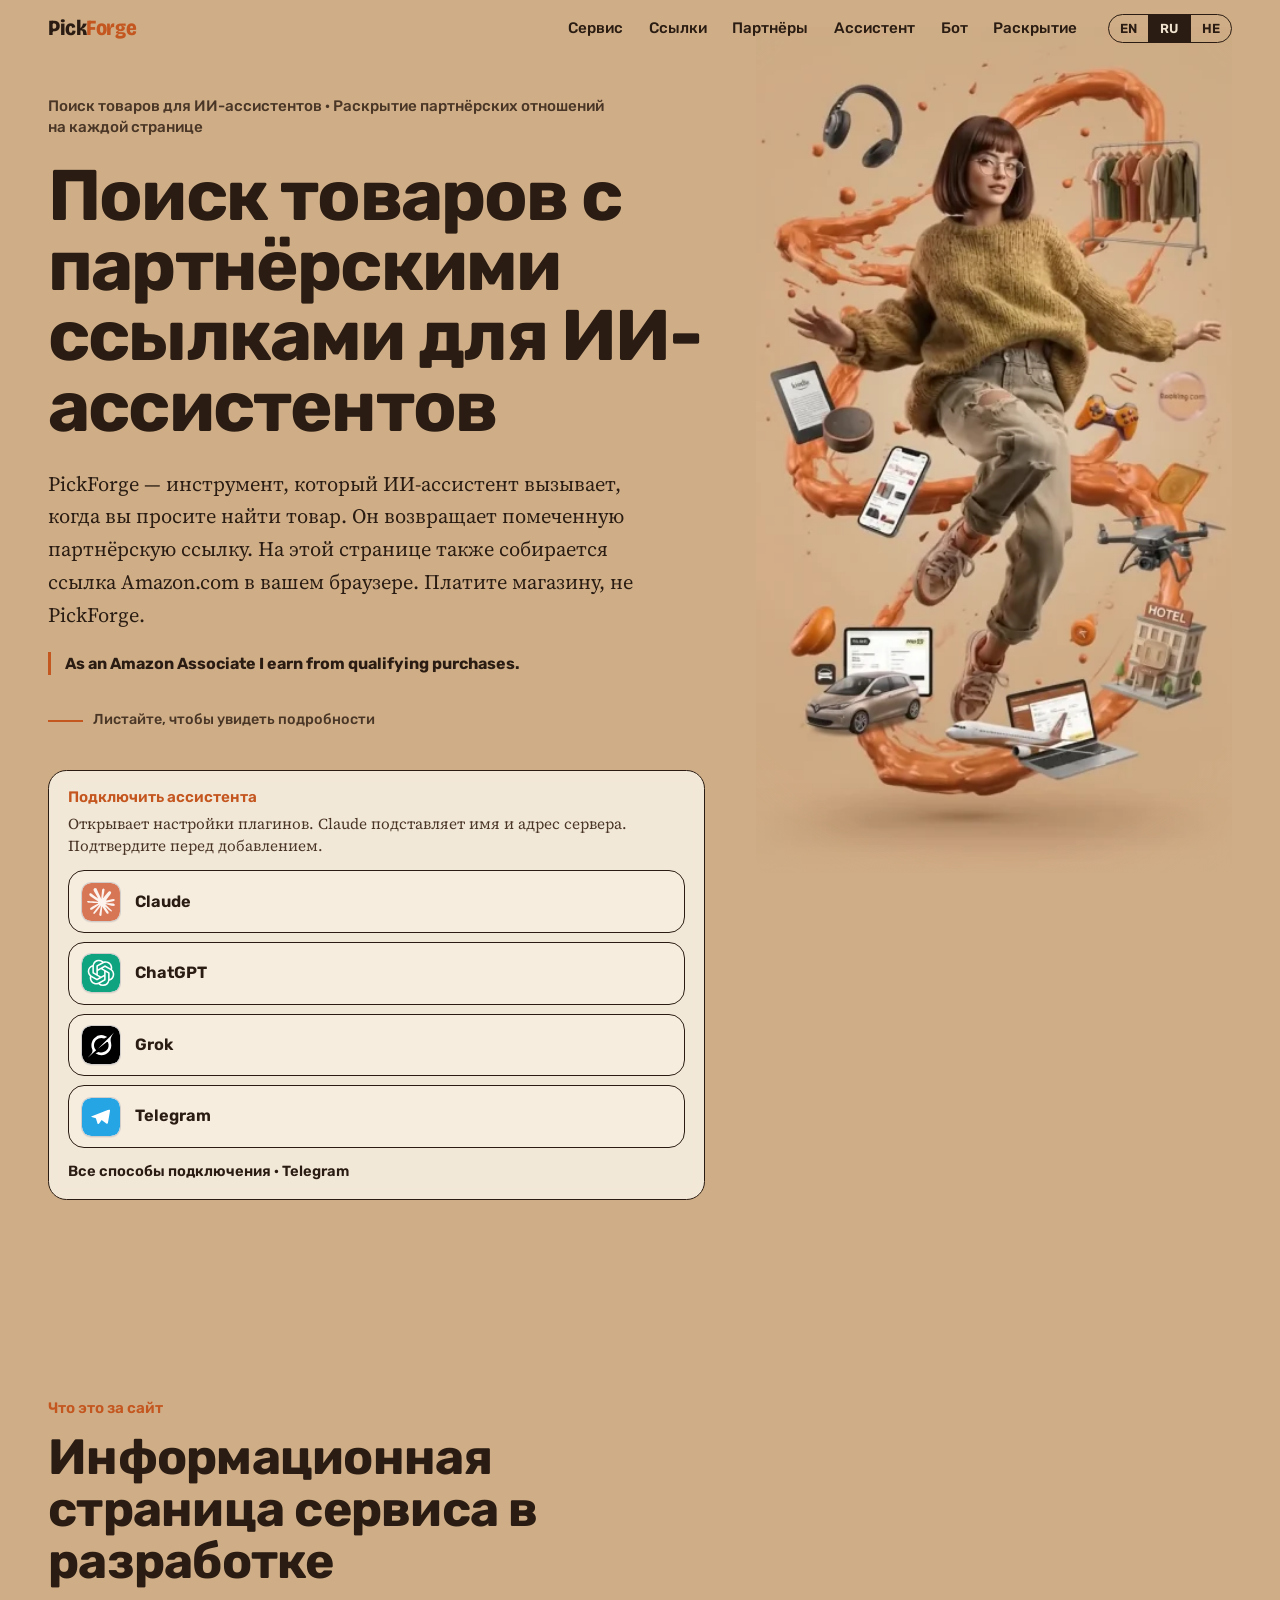
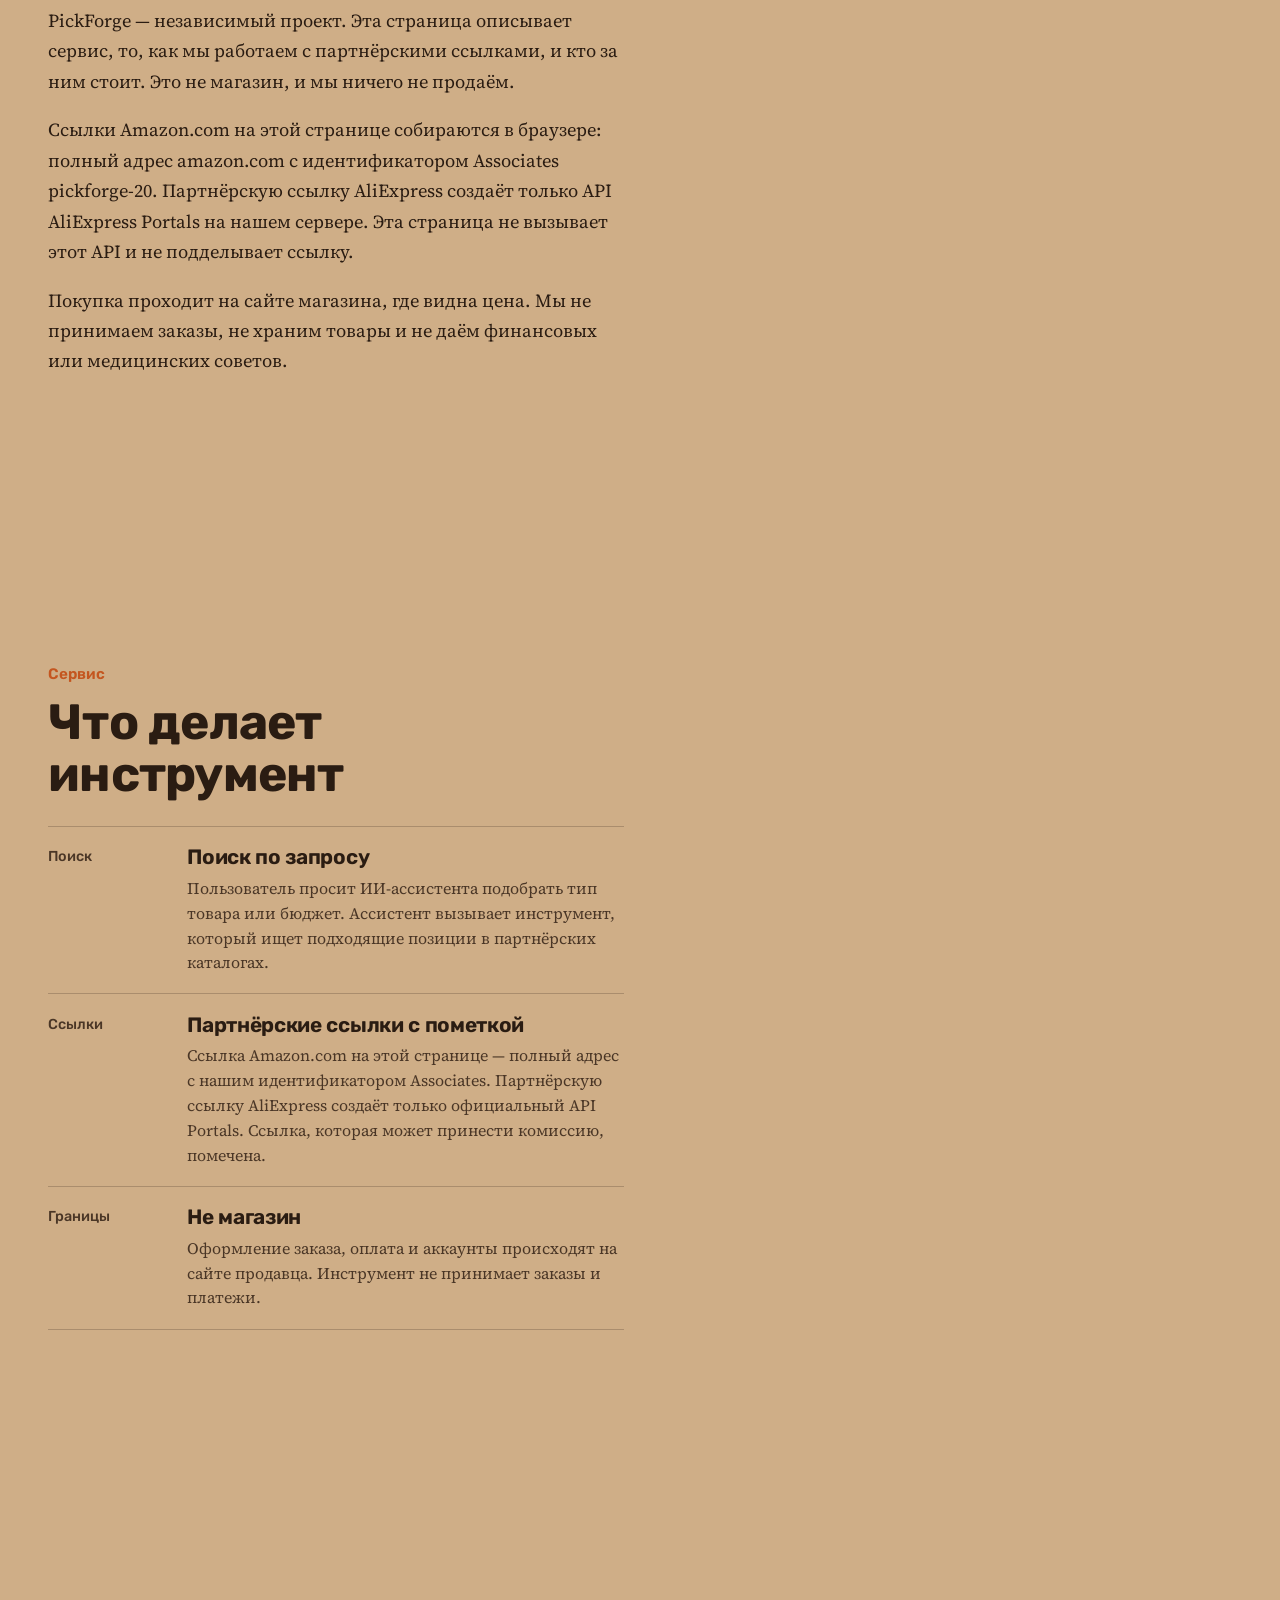
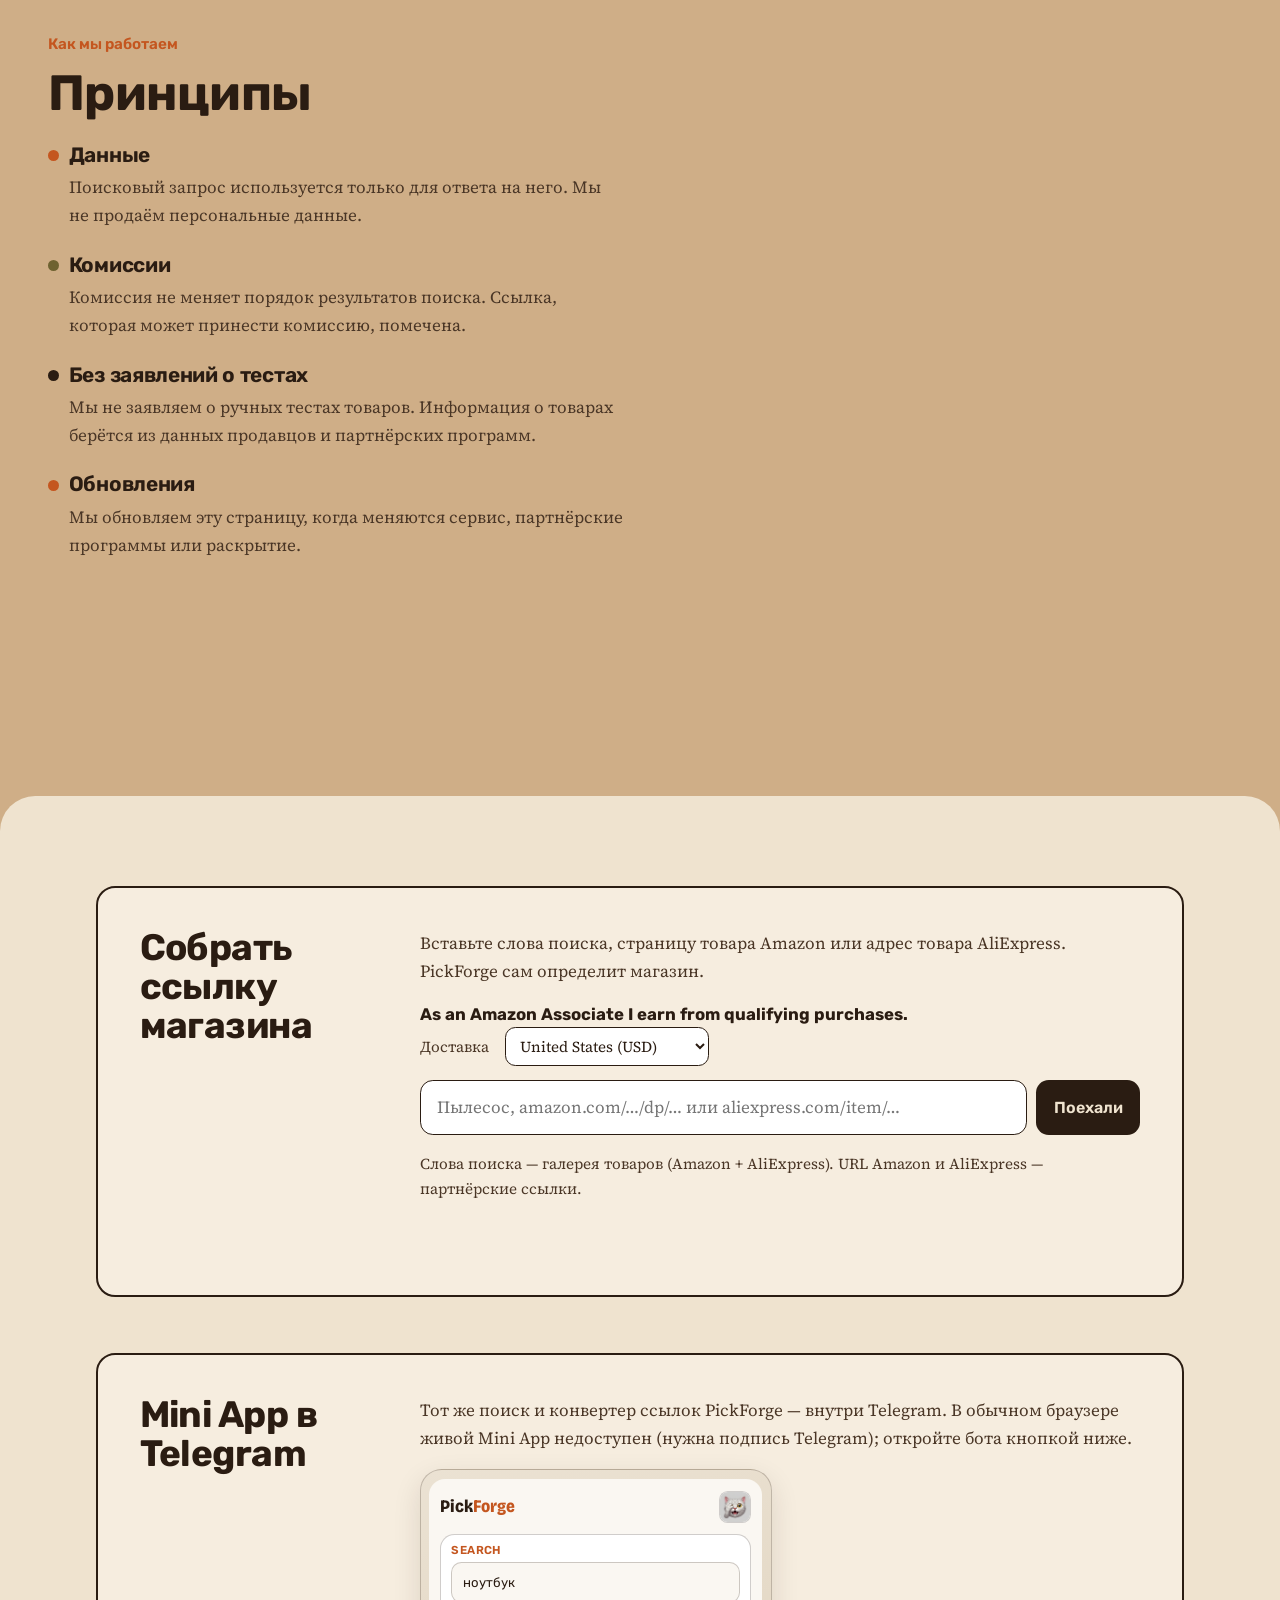
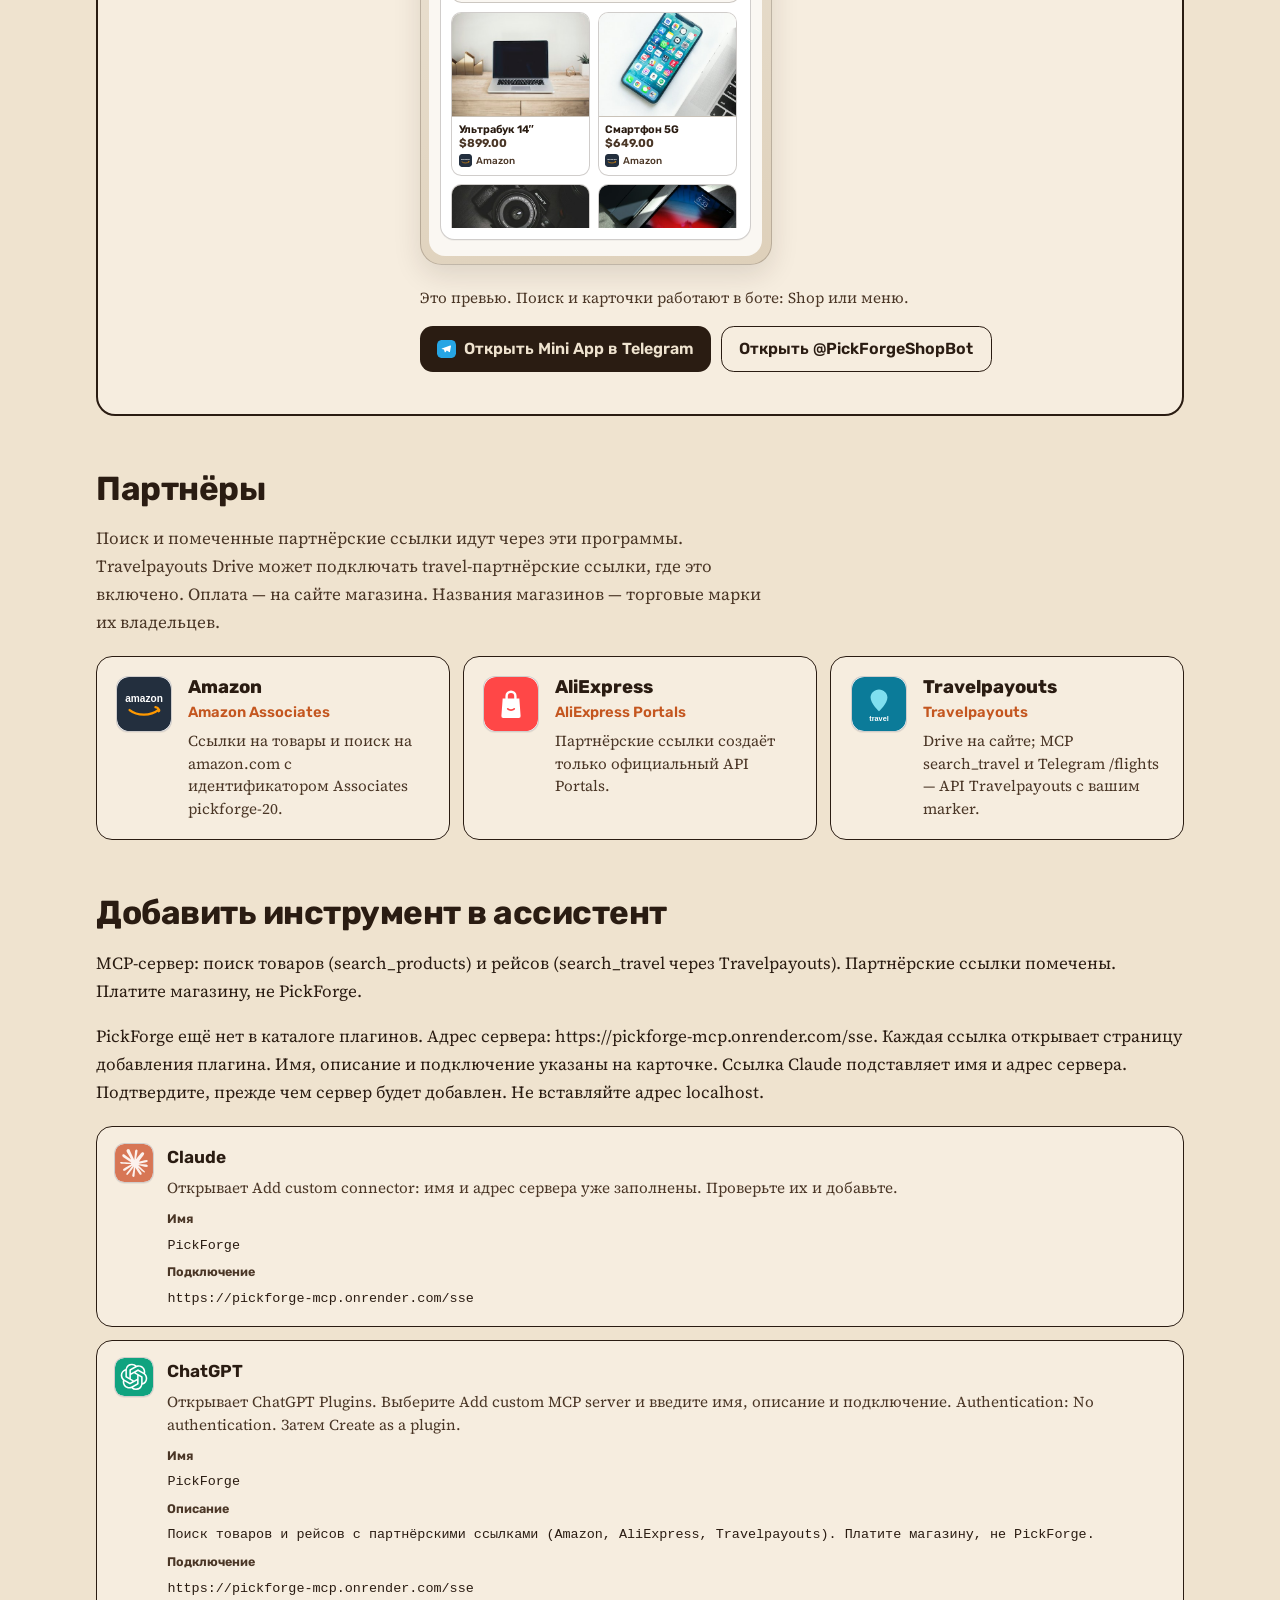
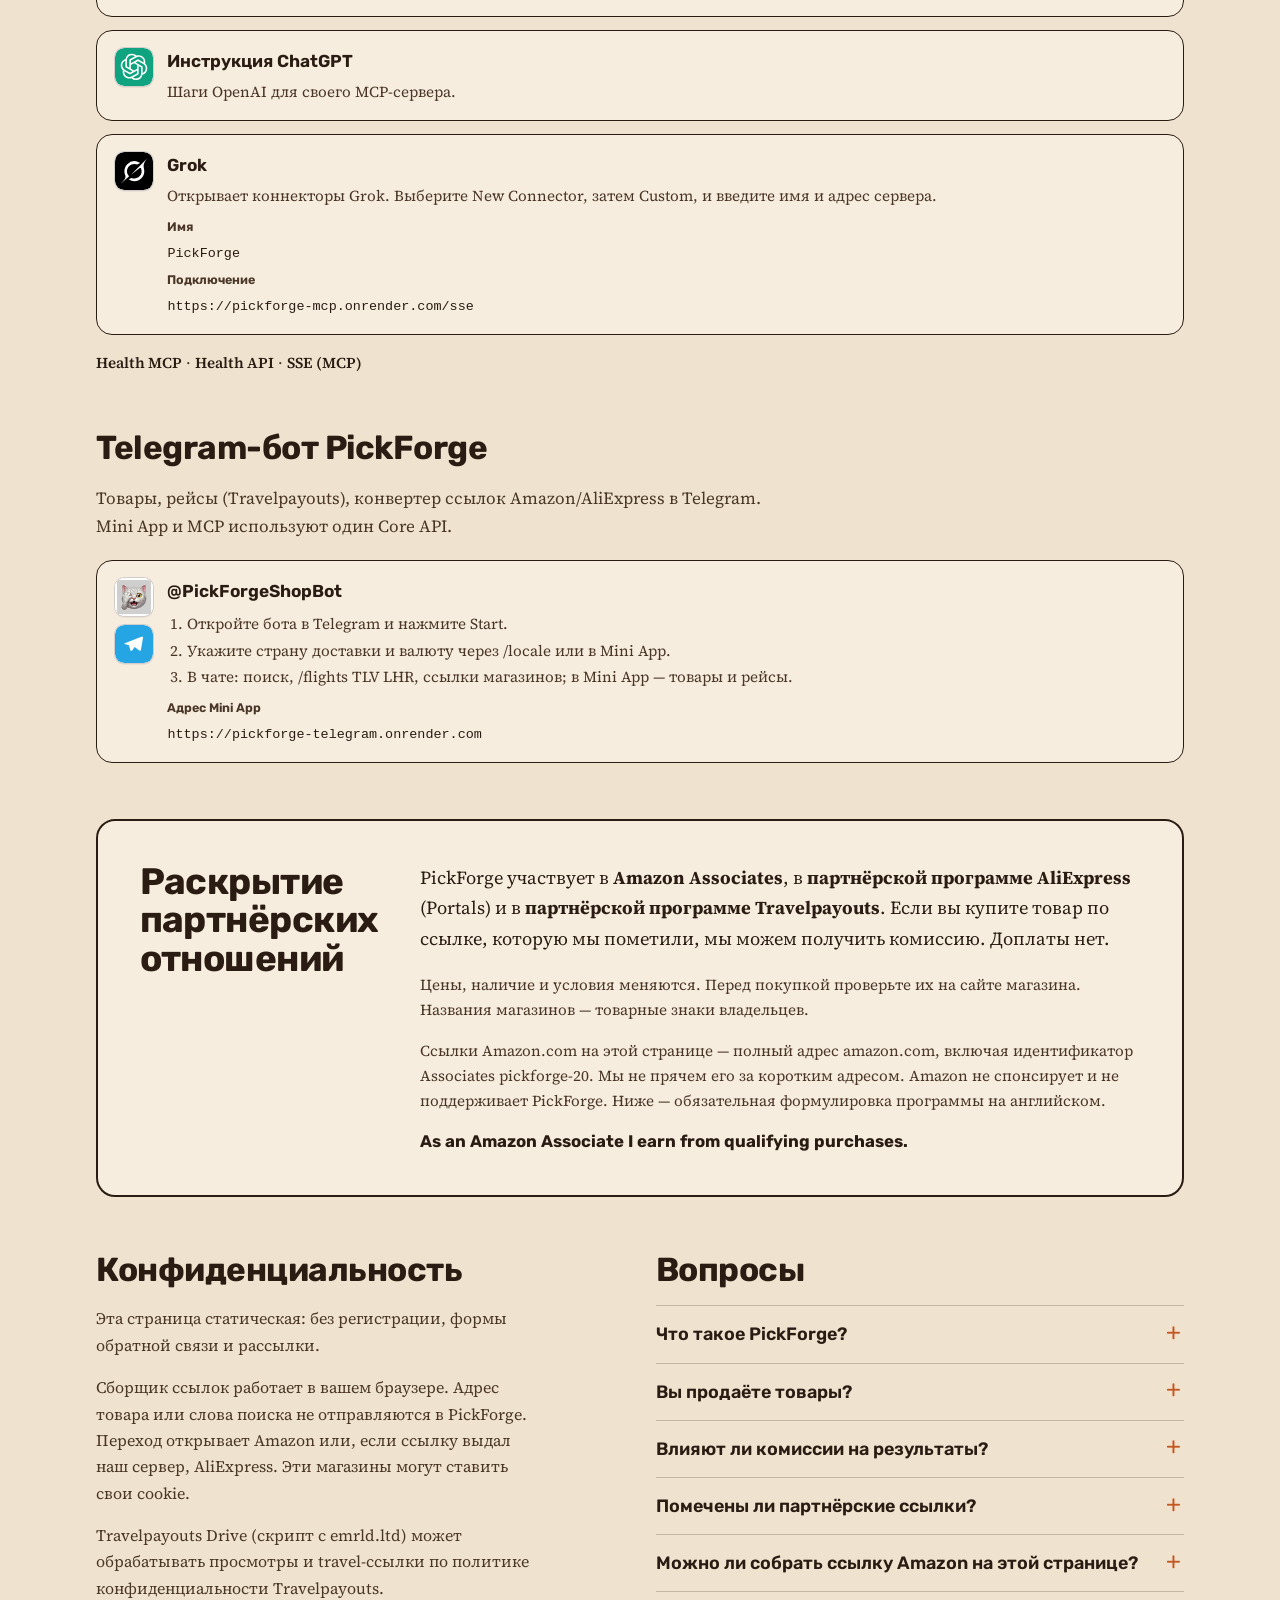
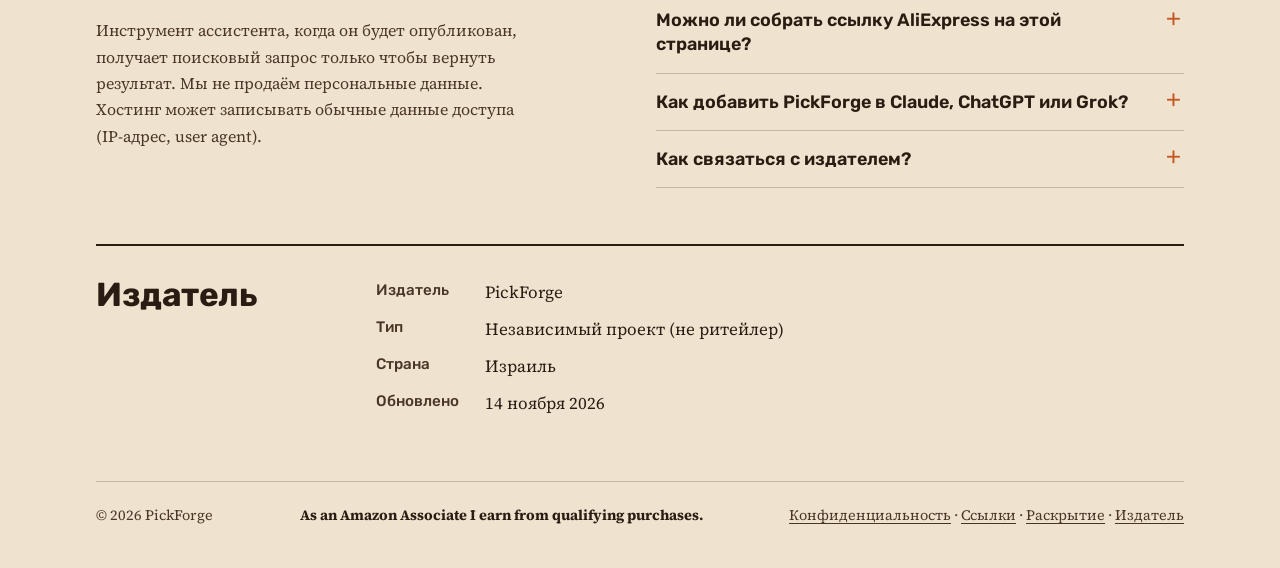
<file: ru/index.html>
<!doctype html>
<html lang="ru" dir="ltr">
<head>
<meta charset="utf-8">
<script nowprocket data-noptimize="1" data-cfasync="false" data-wpfc-render="false" seraph-accel-crit="1" data-no-defer="1" data-cmp-ab="2">
  (function () {
      var script = document.createElement("script");
      script.async = 1;
      script.setAttribute("data-cmp-ab","2");
      script.src = 'https://emrld.ltd/NTk5MTk1.js?t=599195';
      document.head.appendChild(script);
  })();
</script>

<meta name="viewport" content="width=device-width, initial-scale=1, viewport-fit=cover">
<title>PickForge: поиск товаров и партнёрские ссылки для ИИ-ассистентов</title>
<meta name="description" content="PickForge — инструмент поиска товаров для ИИ-ассистентов с помеченными партнёрскими ссылками. На странице есть сборка ссылки Amazon.com и раскрытие партнёрских отношений. PickForge ничего не продаёт.">
<meta name="keywords" content="PickForge, раскрытие партнёрских ссылок, инструмент для ИИ-ассистентов, поиск товаров, партнёрские программы">
<meta name="robots" content="index, follow, max-image-preview:large, max-snippet:-1">
<meta name="referrer" content="strict-origin-when-cross-origin">
<link rel="alternate" type="text/plain" href="../llms.txt" title="LLM site summary">
<meta name="color-scheme" content="light">
<meta name="theme-color" content="#CFAE87">
<link rel="canonical" href="https://drsemfrankenstein.github.io/pickforge-site/ru/">
<link rel="alternate" hreflang="en" href="https://drsemfrankenstein.github.io/pickforge-site/">
<link rel="alternate" hreflang="ru" href="https://drsemfrankenstein.github.io/pickforge-site/ru/">
<link rel="alternate" hreflang="he" href="https://drsemfrankenstein.github.io/pickforge-site/he/">
<link rel="alternate" hreflang="x-default" href="https://drsemfrankenstein.github.io/pickforge-site/">
<link rel="alternate" type="text/markdown" href="../ru/index.md" title="Markdown version">
<link rel="icon" href="../assets/favicon.svg" type="image/svg+xml">
<link rel="icon" href="../assets/favicon-32.png" sizes="32x32" type="image/png">
<link rel="apple-touch-icon" href="../assets/apple-touch-icon.png">
<link rel="manifest" href="../site.webmanifest">
<meta property="og:type" content="website">
<meta property="og:site_name" content="PickForge">
<meta property="og:title" content="PickForge: поиск товаров и партнёрские ссылки для ИИ-ассистентов">
<meta property="og:description" content="PickForge — инструмент поиска товаров для ИИ-ассистентов с помеченными партнёрскими ссылками. На странице есть сборка ссылки Amazon.com и раскрытие партнёрских отношений. PickForge ничего не продаёт.">
<meta property="og:url" content="https://drsemfrankenstein.github.io/pickforge-site/ru/">
<meta property="og:image" content="https://drsemfrankenstein.github.io/pickforge-site/assets/og.jpg">
<meta property="og:image:width" content="1200">
<meta property="og:image:height" content="630">
<meta property="og:locale" content="ru_RU">
<meta property="og:locale:alternate" content="en_US">
<meta property="og:locale:alternate" content="he_IL">
<meta name="twitter:card" content="summary_large_image">
<meta name="twitter:title" content="PickForge: поиск товаров и партнёрские ссылки для ИИ-ассистентов">
<meta name="twitter:description" content="PickForge — инструмент поиска товаров для ИИ-ассистентов с помеченными партнёрскими ссылками. На странице есть сборка ссылки Amazon.com и раскрытие партнёрских отношений. PickForge ничего не продаёт.">
<meta name="twitter:image" content="https://drsemfrankenstein.github.io/pickforge-site/assets/og.jpg">
<link rel="preconnect" href="https://fonts.googleapis.com">
<link rel="preconnect" href="https://fonts.gstatic.com" crossorigin>
<link href="https://fonts.googleapis.com/css2?family=Bricolage+Grotesque:opsz,wdth,wght@12..96,75..100,800&family=Rubik:wght@400..800&family=Source+Serif+4:ital,opsz,wght@0,8..60,400;0,8..60,600;1,8..60,400&display=swap" rel="stylesheet">
<link rel="preload" href="../assets/sprite.webp" as="image" type="image/webp">
<link rel="stylesheet" href="../assets/site.css">
<script type="application/ld+json">
{
  "@context": "https://schema.org",
  "@graph": [
    {
      "@type": "Organization",
      "@id": "https://drsemfrankenstein.github.io/pickforge-site/#org",
      "name": "PickForge",
      "url": "https://drsemfrankenstein.github.io/pickforge-site/",
      "logo": "https://drsemfrankenstein.github.io/pickforge-site/assets/icon-512.png",
      "description": "PickForge is a product-search tool for AI assistants, with labeled affiliate links. This page includes an Amazon.com link builder and the affiliate disclosure. PickForge does not sell products.",
      "location": {
        "@type": "Place",
        "address": {
          "@type": "PostalAddress",
          "addressCountry": "IL"
        }
      },
      "knowsAbout": [
        "AI assistant tools",
        "Product search",
        "Affiliate disclosure",
        "Partner programs"
      ]
    },
    {
      "@type": "WebSite",
      "@id": "https://drsemfrankenstein.github.io/pickforge-site/#website",
      "name": "PickForge",
      "url": "https://drsemfrankenstein.github.io/pickforge-site/",
      "inLanguage": [
        "en",
        "ru",
        "he"
      ],
      "publisher": {
        "@id": "https://drsemfrankenstein.github.io/pickforge-site/#org"
      },
      "potentialAction": {
        "@type": "ReadAction",
        "target": "https://drsemfrankenstein.github.io/pickforge-site/ru/"
      }
    },
    {
      "@type": "WebPage",
      "@id": "https://drsemfrankenstein.github.io/pickforge-site/ru/#webpage",
      "url": "https://drsemfrankenstein.github.io/pickforge-site/ru/",
      "name": "PickForge: поиск товаров и партнёрские ссылки для ИИ-ассистентов",
      "description": "PickForge — инструмент поиска товаров для ИИ-ассистентов с помеченными партнёрскими ссылками. На странице есть сборка ссылки Amazon.com и раскрытие партнёрских отношений. PickForge ничего не продаёт.",
      "inLanguage": "ru",
      "isPartOf": {
        "@id": "https://drsemfrankenstein.github.io/pickforge-site/#website"
      },
      "publisher": {
        "@id": "https://drsemfrankenstein.github.io/pickforge-site/#org"
      },
      "dateModified": "2026-11-14",
      "primaryImageOfPage": "https://drsemfrankenstein.github.io/pickforge-site/assets/og.jpg",
      "speakable": {
        "@type": "SpeakableSpecification",
        "cssSelector": [
          ".lead",
          "#disc-h",
          ".eyebrow"
        ]
      },
      "about": [
        {
          "@type": "Thing",
          "name": "Поиск по запросу"
        },
        {
          "@type": "Thing",
          "name": "Партнёрские ссылки с пометкой"
        },
        {
          "@type": "Thing",
          "name": "Не магазин"
        }
      ]
    },
    {
      "@type": "ItemList",
      "@id": "https://drsemfrankenstein.github.io/pickforge-site/ru/#guides",
      "name": "Что делает инструмент",
      "itemListElement": [
        {
          "@type": "ListItem",
          "position": 1,
          "name": "Поиск по запросу",
          "description": "Пользователь просит ИИ-ассистента подобрать тип товара или бюджет. Ассистент вызывает инструмент, который ищет подходящие позиции в партнёрских каталогах."
        },
        {
          "@type": "ListItem",
          "position": 2,
          "name": "Партнёрские ссылки с пометкой",
          "description": "Ссылка Amazon.com на этой странице — полный адрес с нашим идентификатором Associates. Партнёрскую ссылку AliExpress создаёт только официальный API Portals. Ссылка, которая может принести комиссию, помечена."
        },
        {
          "@type": "ListItem",
          "position": 3,
          "name": "Не магазин",
          "description": "Оформление заказа, оплата и аккаунты происходят на сайте продавца. Инструмент не принимает заказы и платежи."
        }
      ]
    },
    {
      "@type": "BreadcrumbList",
      "@id": "https://drsemfrankenstein.github.io/pickforge-site/ru/#breadcrumb",
      "itemListElement": [
        {
          "@type": "ListItem",
          "position": 1,
          "name": "PickForge",
          "item": "https://drsemfrankenstein.github.io/pickforge-site/ru/"
        },
        {
          "@type": "ListItem",
          "position": 2,
          "name": "Что делает инструмент",
          "item": "https://drsemfrankenstein.github.io/pickforge-site/ru/#guides"
        }
      ]
    },
    {
      "@type": "FAQPage",
      "@id": "https://drsemfrankenstein.github.io/pickforge-site/ru/#faq",
      "inLanguage": "ru",
      "mainEntity": [
        {
          "@type": "Question",
          "name": "Что такое PickForge?",
          "acceptedAnswer": {
            "@type": "Answer",
            "text": "Независимый проект: инструмент, с помощью которого ИИ-ассистенты ищут товары и возвращают партнёрские ссылки. Сервис в разработке."
          }
        },
        {
          "@type": "Question",
          "name": "Вы продаёте товары?",
          "acceptedAnswer": {
            "@type": "Answer",
            "text": "Нет. Покупки совершаются на сайтах продавцов. Мы не ведём оформление заказов, не храним товары и не ведём аккаунты покупателей."
          }
        },
        {
          "@type": "Question",
          "name": "Влияют ли комиссии на результаты?",
          "acceptedAnswer": {
            "@type": "Answer",
            "text": "Нет. Комиссия не меняет порядок результатов поиска."
          }
        },
        {
          "@type": "Question",
          "name": "Помечены ли партнёрские ссылки?",
          "acceptedAnswer": {
            "@type": "Answer",
            "text": "Да. Ссылка, которая может принести комиссию, помечена как партнёрская."
          }
        },
        {
          "@type": "Question",
          "name": "Можно ли собрать ссылку Amazon на этой странице?",
          "acceptedAnswer": {
            "@type": "Answer",
            "text": "Да. Сборщик возвращает полный адрес amazon.com с tag=pickforge-20. Откройте его с этой страницы. Цену страница не показывает."
          }
        },
        {
          "@type": "Question",
          "name": "Можно ли собрать ссылку AliExpress на этой странице?",
          "acceptedAnswer": {
            "@type": "Answer",
            "text": "Вставьте URL товара AliExpress — сборщик вызовет API Portals, если подключён публичный endpoint. На статической копии без API используйте слова поиска или URL Amazon."
          }
        },
        {
          "@type": "Question",
          "name": "Как добавить PickForge в Claude, ChatGPT или Grok?",
          "acceptedAnswer": {
            "@type": "Answer",
            "text": "Кнопки в блоке «Подключить ассистента» открывают настройки плагинов. Claude открывает Add custom connector с уже заполненными именем и адресом сервера. ChatGPT открывает Plugins: выберите Add custom MCP server и введите имя, описание и подключение с этой страницы. Grok открывает Connectors: New Connector, затем Custom. Подтвердите, прежде чем PickForge будет добавлен."
          }
        },
        {
          "@type": "Question",
          "name": "Как связаться с издателем?",
          "acceptedAnswer": {
            "@type": "Answer",
            "text": "На этой странице нет формы обратной связи."
          }
        }
      ]
    }
  ]
}
</script>
</head>
<body>
<a class="skip" href="#main">Перейти к содержимому</a>

<header class="bar" id="bar">
  <a class="brand" href="#top" aria-label="PickForge — главная" dir="ltr">Pick<span>Forge</span></a>
  <div class="bar-right">
    <nav aria-label="Разделы">
      <a href="#guides">Сервис</a>
      <a href="#links">Ссылки</a>
      <a href="#partners">Партнёры</a>
      <a href="#assistant">Ассистент</a>
      <a class="keep" href="#telegram">Бот</a>
      <a class="keep" href="#disclosure">Раскрытие</a>
    </nav>
    <div class="langs" role="group" aria-label="Язык"><a href="../index.html" hreflang="en" lang="en" title="English">EN</a><a href="index.html" hreflang="ru" lang="ru" aria-current="page" title="Русский">RU</a><a href="../he/index.html" hreflang="he" lang="he" title="עברית">HE</a></div>
  </div>
</header>

<main id="main">
  <section class="story" id="story" aria-label="О PickForge">
    <div class="stage" aria-hidden="true"><div class="sprite" id="sprite"></div></div>
    <div class="chapters">
      <div class="chapter hero" id="top">
        <div class="panel hero-split">
          <div class="hero-copy">
            <p class="eyebrow">Поиск товаров для ИИ-ассистентов · Раскрытие партнёрских отношений на каждой странице</p>
            <h1>Поиск товаров с партнёрскими ссылками для ИИ-ассистентов</h1>
            <p class="lead">PickForge — инструмент, который ИИ-ассистент вызывает, когда вы просите найти товар. Он возвращает помеченную партнёрскую ссылку. На этой странице также собирается ссылка Amazon.com в вашем браузере. Платите магазину, не PickForge.</p>
            <p class="notice">As an Amazon Associate I earn from qualifying purchases.</p>
            <p class="cue">Листайте, чтобы увидеть подробности</p>
          </div>
          <aside class="hero-aside" aria-labelledby="hero-asst-h">
            <p class="kicker" id="hero-asst-h">Подключить ассистента</p>
            <p class="fine hero-aside-note">Открывает настройки плагинов. Claude подставляет имя и адрес сервера. Подтвердите перед добавлением.</p>
            <ul class="connectors connectors--hero">
<li class="connector-card connector-card--compact"><span class="connector-icon" aria-hidden="true"><img src="../assets/connectors/claude.svg" alt="" width="40" height="40" loading="lazy" decoding="async"></span><a href="https://claude.ai/customize/connectors?modal=add-custom-connector&amp;connectorName=PickForge&amp;connectorUrl=https%3A%2F%2Fpickforge-mcp.onrender.com%2Fsse" rel="noopener noreferrer">Claude</a></li>
<li class="connector-card connector-card--compact"><span class="connector-icon" aria-hidden="true"><img src="../assets/connectors/chatgpt.svg" alt="" width="40" height="40" loading="lazy" decoding="async"></span><a href="https://chatgpt.com/plugins" rel="noopener noreferrer">ChatGPT</a></li>
<li class="connector-card connector-card--compact"><span class="connector-icon" aria-hidden="true"><img src="../assets/connectors/grok.svg" alt="" width="40" height="40" loading="lazy" decoding="async"></span><a href="https://grok.com/connectors" rel="noopener noreferrer">Grok</a></li>
<li class="connector-card connector-card--compact"><span class="connector-icon connector-icon--telegram" aria-hidden="true"><img src="../assets/connectors/telegram.svg" alt="" width="40" height="40" loading="lazy" decoding="async"></span><a href="https://t.me/PickForgeShopBot" rel="noopener noreferrer">Telegram</a></li>
            </ul>
            <p class="hero-more"><a href="#assistant">Все способы подключения</a> · <a href="#telegram">Telegram</a></p>
          </aside>
        </div>
      </div>
      <div class="chapter" id="about">
        <div class="panel">
          <p class="kicker">Что это за сайт</p>
          <h2>Информационная страница сервиса в разработке</h2>
          <p class="plain">PickForge — независимый проект. Эта страница описывает сервис, то, как мы работаем с партнёрскими ссылками, и кто за ним стоит. Это не магазин, и мы ничего не продаём.</p><p class="plain">Ссылки Amazon.com на этой странице собираются в браузере: полный адрес amazon.com с идентификатором Associates pickforge-20. Партнёрскую ссылку AliExpress создаёт только API AliExpress Portals на нашем сервере. Эта страница не вызывает этот API и не подделывает ссылку.</p><p class="plain">Покупка проходит на сайте магазина, где видна цена. Мы не принимаем заказы, не храним товары и не даём финансовых или медицинских советов.</p>
        </div>
      </div>
      <div class="chapter" id="guides">
        <div class="panel">
          <p class="kicker">Сервис</p>
          <h2>Что делает инструмент</h2>
          <ul class="guides">
<li><span class="topic">Поиск</span><div><h3>Поиск по запросу</h3><p>Пользователь просит ИИ-ассистента подобрать тип товара или бюджет. Ассистент вызывает инструмент, который ищет подходящие позиции в партнёрских каталогах.</p></div></li>
<li><span class="topic">Ссылки</span><div><h3>Партнёрские ссылки с пометкой</h3><p>Ссылка Amazon.com на этой странице — полный адрес с нашим идентификатором Associates. Партнёрскую ссылку AliExpress создаёт только официальный API Portals. Ссылка, которая может принести комиссию, помечена.</p></div></li>
<li><span class="topic">Границы</span><div><h3>Не магазин</h3><p>Оформление заказа, оплата и аккаунты происходят на сайте продавца. Инструмент не принимает заказы и платежи.</p></div></li>
          </ul>
        </div>
      </div>
      <div class="chapter" id="standards">
        <div class="panel">
          <p class="kicker">Как мы работаем</p>
          <h2>Принципы</h2>
          <div class="standards">
<div class="standard"><h3>Данные</h3><p>Поисковый запрос используется только для ответа на него. Мы не продаём персональные данные.</p></div>
<div class="standard"><h3>Комиссии</h3><p>Комиссия не меняет порядок результатов поиска. Ссылка, которая может принести комиссию, помечена.</p></div>
<div class="standard"><h3>Без заявлений о тестах</h3><p>Мы не заявляем о ручных тестах товаров. Информация о товарах берётся из данных продавцов и партнёрских программ.</p></div>
<div class="standard"><h3>Обновления</h3><p>Мы обновляем эту страницу, когда меняются сервис, партнёрские программы или раскрытие.</p></div>
          </div>
        </div>
      </div>
    </div>
  </section>

  <div class="paper">
    <div class="paper-inner">
      <section class="tool" id="links" data-link-tool data-tag="pickforge-20" data-ali-endpoint="https://pickforge-mcp.onrender.com/api/links/aliexpress" data-search-endpoint="https://pickforge-mcp.onrender.com/api/search/products/rich" data-travel-endpoint="https://pickforge-mcp.onrender.com/api/search/travel" data-travelpayouts-link-endpoint="https://pickforge-mcp.onrender.com/api/links/travelpayouts" data-icon-amazon="../assets/stores/amazon.svg" data-icon-ali="../assets/stores/aliexpress.svg" data-icon-travel="../assets/stores/travelpayouts.svg" aria-labelledby="links-h">
        <div>
          <h2 id="links-h">Собрать ссылку магазина</h2>
        </div>
        <div class="tool-body">
          <p>Вставьте слова поиска, страницу товара Amazon или адрес товара AliExpress. PickForge сам определит магазин.</p>
          <p class="amazon-exact">As an Amazon Associate I earn from qualifying purchases.</p>
          <p class="fine link-ship-row">
            <label for="link-ship">Доставка</label>
            <select id="link-ship" name="ship" aria-label="Доставка">
              <option value="US|USD">United States (USD)</option>
              <option value="IL|ILS">Israel (ILS)</option>
              <option value="GB|GBP">United Kingdom (GBP)</option>
              <option value="DE|EUR">Germany (EUR)</option>
            </select>
          </p>
          <form id="link-form" action="">
            <label class="sr" for="link-input">Поиск, страница Amazon или URL AliExpress</label>
            <input id="link-input" name="q" type="text" autocomplete="off" spellcheck="false" maxlength="4000" placeholder="Пылесос, amazon.com/…/dp/… или aliexpress.com/item/…" required>
            <button type="submit">Поехали</button>
          </form>
          <p class="fine" id="link-note"></p>
          <p class="status" id="link-status" role="status"></p>
          <div id="link-result" hidden>
            <p class="kicker" id="link-kicker"></p>
            <p class="url" id="link-out"></p>
            <p class="fine" id="link-disclose"></p>
            <div class="actions">
              <a id="link-open" rel="noopener"><img id="link-open-icon" alt="" width="18" height="18" hidden decoding="async"><span id="link-open-label"></span></a>
              <button type="button" id="link-copy"></button>
            </div>
          </div>
          <div id="link-gallery" class="link-gallery" hidden>
            <p class="kicker" id="link-gallery-kicker"></p>
            <p class="fine" id="link-gallery-disclose"></p>
            <div id="link-gallery-list" class="link-gallery-list" role="list"></div>
          </div>
          <noscript><p>Сборщику ссылок нужен JavaScript.</p></noscript>
        </div>
      </section>
      <script type="application/json" id="link-strings">{"placeholder": "Пылесос, amazon.com/…/dp/… или aliexpress.com/item/…", "autoNote": "Слова поиска — галерея товаров (Amazon + AliExpress). URL Amazon и AliExpress — партнёрские ссылки.", "kicker": "Партнёрская ссылка", "amazonDisclose": "Партнёрская ссылка. As an Amazon Associate I earn from qualifying purchases. Цену смотрите на Amazon.", "aliDisclose": "Партнёрская ссылка. Её выдал AliExpress Portals.", "openAmazon": "Открыть на Amazon", "openAli": "Открыть на AliExpress", "copy": "Копировать", "copied": "Скопировано", "copyFail": "Не скопировалось", "working": "Собираем ссылку…", "readyAmazon": "Ссылка Amazon готова. Откройте её с этой страницы.", "readyAli": "Партнёрская ссылка AliExpress готова.", "err_empty": "Введите страницу товара или слова поиска.", "err_short": "Вставьте полную страницу amazon.com. Короткие ссылки вроде amzn.to здесь не используются.", "err_region": "Этот идентификатор Associates только для Amazon.com. Для других сайтов Amazon нужен свой идентификатор.", "err_page": "Вставьте страницу товара Amazon.com (/dp/…) или страницу поиска.", "err_query": "Введите хотя бы два символа.", "err_unknown": "Используйте слова поиска, страницу amazon.com или URL товара AliExpress.", "err_ali_no_api": "Для AliExpress нужен API PickForge, которого нет на этой статической странице. Введите слова поиска или URL Amazon.", "err_ali_page": "Вставьте страницу товара AliExpress. В адресе должны быть /item/ и номер товара.", "err_ali_fetch": "Не удалось связаться с API PickForge. Запустите pickforge-mcp локально на порту 3099 или пересоберите страницу с публичным data-ali-endpoint.", "searchWorking": "Ищем товары…", "readySearch": "Результаты загружены. Откройте товар из галереи.", "viewDeal": "К товару", "amazonPrice": "Актуальная цена на Amazon", "searchErr": "Поиск не удался.", "galleryKicker": "Результаты", "travelGalleryKicker": "Рейсы", "travelDisclose": "Партнёрская ссылка на рейс (Travelpayouts). Цену проверьте на сайте бронирования.", "travelHint": "Укажите город или коды IATA, напр. «Дубай», «TLV LHR» или «рейс в Дубай».", "travelErr": "Поиск рейсов не удался.", "travelEmpty": "Рейсов по этому маршруту нет. Попробуйте другие даты или коды IATA (напр. TLV BER).", "travelLinkDisclose": "", "openTravel": "Open travel deal", "readyTravelLink": "", "err_travel_link_no_api": "", "err_travel_link_fetch": "", "shipLabel": "Доставка"}</script>
      <section class="tool miniapp" id="mini-app" aria-labelledby="miniapp-h"><div><h2 id="miniapp-h">Mini App в Telegram</h2></div><div class="tool-body"><p>Тот же поиск и конвертер ссылок PickForge — внутри Telegram. В обычном браузере живой Mini App недоступен (нужна подпись Telegram); откройте бота кнопкой ниже.</p><div class="miniapp-shell miniapp-shell--light" aria-hidden="true"><div class="miniapp-screen"><div class="miniapp-top"><span class="miniapp-brand" dir="ltr">Pick<span>Forge</span></span><img class="miniapp-mascot" src="../assets/face_with_peeking_eye_upload-second_gemini.png" alt="" width="32" height="32" decoding="async"></div><div class="miniapp-block"><span class="miniapp-kicker">Search</span><div class="miniapp-field">ноутбук</div><div class="miniapp-grid"><article class="miniapp-card"><div class="miniapp-card-media"><img src="../assets/miniapp/laptop.jpg" alt="" width="108" height="81" loading="lazy" decoding="async"></div><h3 class="miniapp-card-title">Ультрабук 14″</h3><p class="miniapp-card-price">$899.00</p><p class="miniapp-card-store"><img src="../assets/stores/amazon.svg" alt="" width="14" height="14" decoding="async"><span>Amazon</span></p></article><article class="miniapp-card"><div class="miniapp-card-media"><img src="../assets/miniapp/phone.jpg" alt="" width="108" height="81" loading="lazy" decoding="async"></div><h3 class="miniapp-card-title">Смартфон 5G</h3><p class="miniapp-card-price">$649.00</p><p class="miniapp-card-store"><img src="../assets/stores/amazon.svg" alt="" width="14" height="14" decoding="async"><span>Amazon</span></p></article><article class="miniapp-card"><div class="miniapp-card-media"><img src="../assets/miniapp/camera.jpg" alt="" width="108" height="81" loading="lazy" decoding="async"></div><h3 class="miniapp-card-title">Беззеркальная камера</h3><p class="miniapp-card-price">$1 199.00</p><p class="miniapp-card-store"><img src="../assets/stores/amazon.svg" alt="" width="14" height="14" decoding="async"><span>Amazon</span></p></article><article class="miniapp-card"><div class="miniapp-card-media"><img src="../assets/miniapp/tablet.jpg" alt="" width="108" height="81" loading="lazy" decoding="async"></div><h3 class="miniapp-card-title">Планшет 10″</h3><p class="miniapp-card-price">$429.00</p><p class="miniapp-card-store"><img src="../assets/stores/amazon.svg" alt="" width="14" height="14" decoding="async"><span>Amazon</span></p></article><article class="miniapp-card"><div class="miniapp-card-media"><img src="../assets/miniapp/headphones.jpg" alt="" width="108" height="81" loading="lazy" decoding="async"></div><h3 class="miniapp-card-title">Беспроводные наушники</h3><p class="miniapp-card-price">$79.99</p><p class="miniapp-card-store"><img src="../assets/stores/amazon.svg" alt="" width="14" height="14" decoding="async"><span>Amazon</span></p></article><article class="miniapp-card"><div class="miniapp-card-media"><img src="../assets/miniapp/watch.jpg" alt="" width="108" height="81" loading="lazy" decoding="async"></div><h3 class="miniapp-card-title">Умные часы</h3><p class="miniapp-card-price">$249.00</p><p class="miniapp-card-store"><img src="../assets/stores/aliexpress.svg" alt="" width="14" height="14" decoding="async"><span>Aliexpress</span></p></article></div></div></div></div><p class="fine">Это превью. Поиск и карточки работают в боте: Shop или меню.</p><div class="actions"><a href="https://t.me/PickForgeShopBot?startapp" rel="noopener noreferrer"><img src="../assets/connectors/telegram.svg" alt="" width="18" height="18" decoding="async"><span>Открыть Mini App в Telegram</span></a><a class="miniapp-bot-link" href="https://t.me/PickForgeShopBot" rel="noopener noreferrer">Открыть @PickForgeShopBot</a></div></div></section>
      <section class="partners" id="partners" aria-labelledby="partners-h"><h2 class="sec" id="partners-h">Партнёры</h2><p class="partners-intro">Поиск и помеченные партнёрские ссылки идут через эти программы. Travelpayouts Drive может подключать travel-партнёрские ссылки, где это включено. Оплата — на сайте магазина. Названия магазинов — торговые марки их владельцев.</p><ul class="partners-grid"><li class="partner-card"><span class="partner-icon" aria-hidden="true"><img src="../assets/stores/amazon.svg" alt="" width="56" height="56" loading="lazy" decoding="async"></span><div class="partner-body"><p class="partner-name">Amazon</p><p class="partner-program">Amazon Associates</p><p>Ссылки на товары и поиск на amazon.com с идентификатором Associates pickforge-20.</p></div></li><li class="partner-card"><span class="partner-icon" aria-hidden="true"><img src="../assets/stores/aliexpress.svg" alt="" width="56" height="56" loading="lazy" decoding="async"></span><div class="partner-body"><p class="partner-name">AliExpress</p><p class="partner-program">AliExpress Portals</p><p>Партнёрские ссылки создаёт только официальный API Portals.</p></div></li><li class="partner-card"><span class="partner-icon" aria-hidden="true"><img src="../assets/stores/travelpayouts.svg" alt="" width="56" height="56" loading="lazy" decoding="async"></span><div class="partner-body"><p class="partner-name">Travelpayouts</p><p class="partner-program">Travelpayouts</p><p>Drive на сайте; MCP search_travel и Telegram /flights — API Travelpayouts с вашим marker.</p></div></li></ul></section>
      <section class="assistant" id="assistant" aria-labelledby="asst-h">
        <h2 class="sec" id="asst-h">Добавить инструмент в ассистент</h2>
        <div><p>MCP-сервер: поиск товаров (search_products) и рейсов (search_travel через Travelpayouts). Партнёрские ссылки помечены. Платите магазину, не PickForge.</p><p>PickForge ещё нет в каталоге плагинов. Адрес сервера: https://pickforge-mcp.onrender.com/sse. Каждая ссылка открывает страницу добавления плагина. Имя, описание и подключение указаны на карточке. Ссылка Claude подставляет имя и адрес сервера. Подтвердите, прежде чем сервер будет добавлен. Не вставляйте адрес localhost.</p><ul class="connectors connectors--setup"><li class="connector-card"><span class="connector-icon" aria-hidden="true"><img src="../assets/connectors/claude.svg" alt="" width="40" height="40" loading="lazy" decoding="async"></span><div class="connector-body"><a href="https://claude.ai/customize/connectors?modal=add-custom-connector&amp;connectorName=PickForge&amp;connectorUrl=https%3A%2F%2Fpickforge-mcp.onrender.com%2Fsse" rel="noopener noreferrer">Claude</a><p>Открывает Add custom connector: имя и адрес сервера уже заполнены. Проверьте их и добавьте.</p><dl class="connector-fields"><div><dt>Имя</dt><dd><code>PickForge</code></dd></div><div><dt>Подключение</dt><dd><code>https://pickforge-mcp.onrender.com/sse</code></dd></div></dl></div></li>
<li class="connector-card"><span class="connector-icon" aria-hidden="true"><img src="../assets/connectors/chatgpt.svg" alt="" width="40" height="40" loading="lazy" decoding="async"></span><div class="connector-body"><a href="https://chatgpt.com/plugins" rel="noopener noreferrer">ChatGPT</a><p>Открывает ChatGPT Plugins. Выберите Add custom MCP server и введите имя, описание и подключение. Authentication: No authentication. Затем Create as a plugin.</p><dl class="connector-fields"><div><dt>Имя</dt><dd><code>PickForge</code></dd></div><div><dt>Описание</dt><dd><code>Поиск товаров и рейсов с партнёрскими ссылками (Amazon, AliExpress, Travelpayouts). Платите магазину, не PickForge.</code></dd></div><div><dt>Подключение</dt><dd><code>https://pickforge-mcp.onrender.com/sse</code></dd></div></dl></div></li>
<li class="connector-card"><span class="connector-icon" aria-hidden="true"><img src="../assets/connectors/chatgpt.svg" alt="" width="40" height="40" loading="lazy" decoding="async"></span><div class="connector-body"><a href="https://developers.openai.com/api/docs/guides/custom-mcp-server" rel="noopener noreferrer">Инструкция ChatGPT</a><p>Шаги OpenAI для своего MCP-сервера.</p></div></li>
<li class="connector-card"><span class="connector-icon" aria-hidden="true"><img src="../assets/connectors/grok.svg" alt="" width="40" height="40" loading="lazy" decoding="async"></span><div class="connector-body"><a href="https://grok.com/connectors" rel="noopener noreferrer">Grok</a><p>Открывает коннекторы Grok. Выберите New Connector, затем Custom, и введите имя и адрес сервера.</p><dl class="connector-fields"><div><dt>Имя</dt><dd><code>PickForge</code></dd></div><div><dt>Подключение</dt><dd><code>https://pickforge-mcp.onrender.com/sse</code></dd></div></dl></div></li></ul><p class="assistant-health" dir="ltr"><a href="https://pickforge-mcp.onrender.com/health" rel="noopener noreferrer" target="_blank">Health MCP</a> · <a href="https://pickforge-api.onrender.com/health" rel="noopener noreferrer" target="_blank">Health API</a> · <a href="https://pickforge-mcp.onrender.com/sse" rel="noopener noreferrer" target="_blank">SSE (MCP)</a></p></div>
      </section>
      <section class="telegram" id="telegram" aria-labelledby="telegram-h"><h2 class="sec" id="telegram-h">Telegram-бот PickForge</h2><p class="telegram-intro">Товары, рейсы (Travelpayouts), конвертер ссылок Amazon/AliExpress в Telegram. Mini App и MCP используют один Core API.</p><ul class="connectors connectors--setup"><li class="connector-card connector-card--telegram"><span class="connector-icons-duo" aria-hidden="true"><span class="connector-icon connector-icon--mascot"><img src="../assets/face_with_peeking_eye_upload-second_gemini.png" alt="" width="40" height="40" loading="lazy" decoding="async"></span><span class="connector-icon connector-icon--telegram" aria-hidden="true"><img src="../assets/connectors/telegram.svg" alt="" width="40" height="40" loading="lazy" decoding="async"></span></span><div class="connector-body"><a href="https://t.me/PickForgeShopBot" rel="noopener noreferrer">@PickForgeShopBot</a><ol class="telegram-steps"><li>Откройте бота в Telegram и нажмите Start.</li><li>Укажите страну доставки и валюту через /locale или в Mini App.</li><li>В чате: поиск, /flights TLV LHR, ссылки магазинов; в Mini App — товары и рейсы.</li></ol><dl class="connector-fields"><div><dt>Адрес Mini App</dt><dd><code dir="ltr">https://pickforge-telegram.onrender.com</code></dd></div></dl></div></li></ul></section>
      <section class="disclosure" id="disclosure" aria-labelledby="disc-h">
        <h2 id="disc-h">Раскрытие партнёрских отношений</h2>
        <div class="body"><p>PickForge участвует в <strong>Amazon Associates</strong>, в <strong>партнёрской программе AliExpress</strong> (Portals) и в <strong>партнёрской программе Travelpayouts</strong>. Если вы купите товар по ссылке, которую мы пометили, мы можем получить комиссию. Доплаты нет.</p><p class="fine">Цены, наличие и условия меняются. Перед покупкой проверьте их на сайте магазина. Названия магазинов — товарные знаки владельцев.</p><p class="fine">Ссылки Amazon.com на этой странице — полный адрес amazon.com, включая идентификатор Associates pickforge-20. Мы не прячем его за коротким адресом. Amazon не спонсирует и не поддерживает PickForge. Ниже — обязательная формулировка программы на английском.</p><p class="amazon-exact">As an Amazon Associate I earn from qualifying purchases.</p></div>
      </section>
      <section class="privacy" id="privacy" aria-labelledby="priv-h">
        <h2 class="sec" id="priv-h">Конфиденциальность</h2>
        <p>Эта страница статическая: без регистрации, формы обратной связи и рассылки.</p><p>Сборщик ссылок работает в вашем браузере. Адрес товара или слова поиска не отправляются в PickForge. Переход открывает Amazon или, если ссылку выдал наш сервер, AliExpress. Эти магазины могут ставить свои cookie.</p><p>Travelpayouts Drive (скрипт с emrld.ltd) может обрабатывать просмотры и travel-ссылки по политике конфиденциальности Travelpayouts.</p><p>Инструмент ассистента, когда он будет опубликован, получает поисковый запрос только чтобы вернуть результат. Мы не продаём персональные данные. Хостинг может записывать обычные данные доступа (IP-адрес, user agent).</p>
      </section>
      <section class="faq" id="faq" aria-labelledby="faq-h">
        <h2 class="sec" id="faq-h">Вопросы</h2>
<details><summary>Что такое PickForge?</summary><p>Независимый проект: инструмент, с помощью которого ИИ-ассистенты ищут товары и возвращают партнёрские ссылки. Сервис в разработке.</p></details>
<details><summary>Вы продаёте товары?</summary><p>Нет. Покупки совершаются на сайтах продавцов. Мы не ведём оформление заказов, не храним товары и не ведём аккаунты покупателей.</p></details>
<details><summary>Влияют ли комиссии на результаты?</summary><p>Нет. Комиссия не меняет порядок результатов поиска.</p></details>
<details><summary>Помечены ли партнёрские ссылки?</summary><p>Да. Ссылка, которая может принести комиссию, помечена как партнёрская.</p></details>
<details><summary>Можно ли собрать ссылку Amazon на этой странице?</summary><p>Да. Сборщик возвращает полный адрес amazon.com с tag=pickforge-20. Откройте его с этой страницы. Цену страница не показывает.</p></details>
<details><summary>Можно ли собрать ссылку AliExpress на этой странице?</summary><p>Вставьте URL товара AliExpress — сборщик вызовет API Portals, если подключён публичный endpoint. На статической копии без API используйте слова поиска или URL Amazon.</p></details>
<details><summary>Как добавить PickForge в Claude, ChatGPT или Grok?</summary><p>Кнопки в блоке «Подключить ассистента» открывают настройки плагинов. Claude открывает Add custom connector с уже заполненными именем и адресом сервера. ChatGPT открывает Plugins: выберите Add custom MCP server и введите имя, описание и подключение с этой страницы. Grok открывает Connectors: New Connector, затем Custom. Подтвердите, прежде чем PickForge будет добавлен.</p></details>
<details><summary>Как связаться с издателем?</summary><p>На этой странице нет формы обратной связи.</p></details>
      </section>
      <section class="publisher" id="publisher" aria-labelledby="pub-h">
        <h2 class="sec" id="pub-h">Издатель</h2>
        <dl><dt>Издатель</dt><dd>PickForge</dd><dt>Тип</dt><dd>Независимый проект (не ритейлер)</dd><dt>Страна</dt><dd>Израиль</dd><dt>Обновлено</dt><dd>14 ноября 2026</dd></dl>
      </section>
    </div>
  </div>
</main>

<footer>
  <div class="inner">
    <span dir="ltr">© 2026 PickForge</span>
    <span class="assoc"><span>As an Amazon Associate I earn from qualifying purchases.</span></span>
    <span><a href="#privacy">Конфиденциальность</a> · <a href="#links">Ссылки</a> · <a href="#disclosure">Раскрытие</a> · <a href="#publisher">Издатель</a></span>
  </div>
</footer>
<script src="../assets/site.js" defer></script>
<script type="module" src="../assets/link-generator.js"></script>
</body>
</html>
</file>
<file: assets/site.css>
:root {
  --camel: #CFAE87;
  --paper: #EFE3CF;
  --ink: #2A1C12;
  --ink-2: #4A3626;
  --ribbon: #C4561F;
  --olive: #6E6230;
  --line: rgba(42, 28, 18, .22);
  --display: "Bricolage Grotesque", "Helvetica Neue", Arial, sans-serif;
  --body: "Source Serif 4", Georgia, "Times New Roman", serif;
  --measure: 36rem;
  box-sizing: border-box;
  padding-top: env(safe-area-inset-top, 0px);
  padding-bottom: env(safe-area-inset-bottom, 0px);
}

:root:lang(ru) {
  --display: "Rubik", "Helvetica Neue", Arial, sans-serif
}

:root:lang(he) {
  --display: "Rubik", "Arial Hebrew", Arial, sans-serif;
  --body: "Frank Ruhl Libre", "Times New Roman", serif
}

*,
*::before,
*::after {
  box-sizing: inherit
}

html {
  scroll-behavior: smooth;
  scroll-padding-top: calc(4rem + env(safe-area-inset-top, 0px))
}

.chapter,
.paper>.paper-inner>section,
#main {
  scroll-margin-top: calc(4.25rem + env(safe-area-inset-top, 0px))
}

@media (prefers-reduced-motion:no-preference) {
  html {
    scroll-snap-type: y proximity
  }

  .chapter {
    scroll-snap-align: start
  }

  .paper {
    scroll-snap-align: start;
    scroll-snap-stop: normal
  }
}

@media (prefers-reduced-motion:reduce) {
  html {
    scroll-behavior: auto;
    scroll-snap-type: none
  }
}

body {
  margin: 0;
  background: var(--camel);
  color: var(--ink);
  font: 400 1.0625rem/1.65 var(--body);
  -webkit-font-smoothing: antialiased
}

:lang(he) body {
  font-size: 1.125rem
}

h1,
h2,
h3 {
  font-family: var(--display);
  font-weight: 700;
  line-height: 1.05;
  margin: 0;
  letter-spacing: -.015em
}

:lang(he) h1,
:lang(he) h2,
:lang(he) h3 {
  letter-spacing: 0;
  line-height: 1.12
}

p {
  margin: 0 0 1em
}

a {
  color: inherit;
  text-decoration-thickness: 1px;
  text-underline-offset: .2em
}

a:hover {
  text-decoration-color: var(--ribbon)
}

:focus-visible {
  outline: 3px solid var(--ribbon);
  outline-offset: 3px;
  border-radius: 2px
}

.skip {
  position: absolute;
  inset-inline-start: 1rem;
  top: -4rem;
  background: var(--ink);
  color: var(--paper);
  padding: .5rem .9rem;
  z-index: 50
}

.skip:focus {
  top: calc(1rem + env(safe-area-inset-top, 0px))
}

/* top bar */
.bar {
  position: fixed;
  top: 0;
  left: 0;
  right: 0;
  z-index: 20;
  padding: calc(.9rem + env(safe-area-inset-top, 0px)) clamp(1rem, 4vw, 3rem) .9rem;
  display: flex;
  align-items: center;
  justify-content: space-between;
  gap: 1rem;
  transition: background .25s
}

.bar.solid {
  background: rgba(207, 174, 135, .9);
  backdrop-filter: blur(8px);
  -webkit-backdrop-filter: blur(8px);
  box-shadow: 0 1px 0 var(--line)
}

.brand {
  font: 800 1.35rem/1 "Bricolage Grotesque", "Helvetica Neue", Arial, sans-serif;
  font-stretch: 85%;
  text-decoration: none;
  letter-spacing: -.02em
}

.brand span {
  color: var(--ribbon)
}

.bar-right {
  display: flex;
  align-items: center;
  gap: clamp(.8rem, 2.4vw, 2rem)
}

.bar nav {
  display: flex;
  flex-wrap: wrap;
  gap: clamp(.8rem, 2vw, 1.6rem);
  font: 500 .95rem/1 var(--display)
}

.bar nav a {
  text-decoration: none
}

.bar nav a:hover {
  text-decoration: underline
}

.langs {
  display: flex;
  border: 1.5px solid var(--ink);
  border-radius: 999px;
  overflow: hidden;
  font: 600 .82rem/1 var(--display)
}

.langs a {
  text-decoration: none;
  padding: .42rem .7rem
}

.langs a+a {
  border-inline-start: 1.5px solid var(--ink)
}

.langs a[aria-current="page"] {
  background: var(--ink);
  color: var(--paper)
}

.langs a:not([aria-current]):hover {
  background: rgba(42, 28, 18, .1)
}

@media (max-width:720px) {
  .bar nav a:not(.keep) {
    display: none
  }
}

@media (max-width:420px) {
  .bar nav {
    display: none
  }
}

/* scroll story */
.story {
  overflow-x: clip;
  display: grid;
  grid-template-columns: minmax(0, 1fr) auto;
  column-gap: clamp(1rem, 4vw, 4rem);
  padding: 0 clamp(1rem, 4vw, 3rem)
}

.stage {
  grid-column: 2;
  grid-row: 1;
  position: sticky;
  top: 0;
  height: 100vh;
  height: 100svh;
  align-self: start;
  display: grid;
  place-items: center
}

.sprite {
  height: min(94svh, calc(100vw * .42 * 16 / 9));
  aspect-ratio: 405/720;
  background-image: url("sprite.webp");
  background-size: 700% 700%;
  background-position: 0 0;
  background-repeat: no-repeat;
  -webkit-mask-image: radial-gradient(120% 85% at 50% 45%, #000 62%, transparent 82%);
  mask-image: radial-gradient(120% 85% at 50% 45%, #000 62%, transparent 82%)
}

.chapters {
  grid-column: 1;
  grid-row: 1;
  position: relative;
  z-index: 1
}

.chapter {
  min-height: 100vh;
  min-height: 100svh;
  display: flex;
  flex-direction: column;
  justify-content: center;
  padding: 6rem 0 4rem;
  max-width: var(--measure)
}

.chapter.hero {
  max-width: min(70rem, calc(100vw - clamp(14rem, 36vw, 26rem) - clamp(2rem, 5vw, 5rem)))
}

.chapter+.chapter {
  padding-top: 2rem
}

.eyebrow {
  font: 500 .95rem/1.4 var(--display);
  color: var(--ink-2);
  margin-bottom: 1.4rem;
  max-width: 28rem
}

.hero h1 {
  font-size: clamp(2.9rem, 7.2vw, 6.2rem);
  font-weight: 800;
  font-stretch: 80%;
  line-height: .92;
  letter-spacing: -.035em;
  margin-bottom: 1.6rem
}

:lang(ru) .hero h1 {
  font-size: clamp(2.6rem, 5.6vw, 4.9rem);
  font-weight: 700;
  line-height: .98;
  letter-spacing: -.025em
}

:lang(he) .hero h1 {
  font-size: clamp(2.9rem, 6.6vw, 5.6rem);
  font-weight: 700;
  line-height: 1;
  letter-spacing: 0
}

.lead {
  font-size: clamp(1.12rem, 1.6vw, 1.3rem);
  line-height: 1.6;
  max-width: 33rem
}

.notice {
  font: 700 1rem/1.45 var(--display);
  border-inline-start: 3px solid var(--ribbon);
  padding-inline-start: .85rem;
  margin: 1.2rem 0 0;
  max-width: 34rem
}

.cue {
  margin-top: 2.4rem;
  font: 500 .9rem/1 var(--display);
  color: var(--ink-2);
  display: flex;
  align-items: center;
  gap: .6rem
}

.cue::before {
  content: "";
  width: 2.2rem;
  height: 2px;
  background: var(--ribbon)
}

.chapter h2 {
  font-size: clamp(2rem, 4vw, 3.1rem);
  font-stretch: 85%;
  margin-bottom: 1.2rem
}

.kicker {
  font: 600 .95rem/1 var(--display);
  color: var(--ribbon);
  margin-bottom: .9rem
}

.plain {
  font-size: 1.15rem
}

.plain strong {
  font-weight: 600
}

.guides {
  list-style: none;
  margin: .4rem 0 0;
  padding: 0;
  border-top: 1px solid var(--line)
}

.guides li {
  padding: 1.15rem 0;
  border-bottom: 1px solid var(--line);
  display: grid;
  grid-template-columns: 7.5rem 1fr;
  gap: .2rem 1.2rem
}

.guides .topic {
  font: 500 .9rem/1.6 var(--display);
  color: var(--ink-2)
}

.guides h3 {
  font-size: 1.3rem;
  font-weight: 650;
  line-height: 1.2;
  margin-bottom: .35rem;
  font-stretch: 90%
}

.guides p {
  margin: 0;
  color: var(--ink-2);
  font-size: 1rem;
  line-height: 1.55
}

@media (max-width:520px) {
  .guides li {
    grid-template-columns: 1fr
  }
}

.standards {
  display: grid;
  gap: 1.6rem;
  margin-top: .4rem
}

.standard h3 {
  font-size: 1.3rem;
  font-weight: 650;
  margin-bottom: .4rem;
  font-stretch: 90%;
  display: flex;
  align-items: center;
  gap: .6rem
}

.standard h3::before {
  content: "";
  width: .7rem;
  height: .7rem;
  border-radius: 50%;
  background: var(--ribbon);
  flex: none
}

.standard:nth-child(2) h3::before {
  background: var(--olive)
}

.standard:nth-child(3) h3::before {
  background: var(--ink)
}

.standard p {
  margin: 0;
  padding-inline-start: 1.3rem;
  color: var(--ink-2)
}

/* reading sections */
.paper {
  background: var(--paper);
  position: relative;
  z-index: 2;
  border-radius: 2.2rem 2.2rem 0 0;
  margin-top: 2rem;
  padding: clamp(3rem, 7vw, 6rem) clamp(1rem, 4vw, 3rem) 2rem
}

.paper-inner {
  max-width: 68rem;
  margin: 0 auto;
  display: grid;
  grid-template-columns: repeat(12, minmax(0, 1fr));
  gap: 3.5rem 2rem
}

.articles {
  grid-column: 1/-1
}

.article {
  max-width: 42rem;
  padding-bottom: 1.5rem;
  margin-bottom: 1.5rem;
  border-bottom: 1px solid var(--line)
}

.article h2 {
  font-size: clamp(1.45rem, 2.4vw, 1.9rem);
  margin: .15rem 0 .7rem
}

.amazon-exact {
  font: 700 1.05rem/1.45 var(--display);
  margin: 1rem 0 0;
  color: var(--ink)
}

.disclosure {
  grid-column: 1/-1;
  border: 2px solid var(--ink);
  border-radius: 1.2rem;
  padding: clamp(1.5rem, 4vw, 2.6rem);
  display: grid;
  grid-template-columns: minmax(0, 15rem) minmax(0, 1fr);
  gap: 1rem 2.5rem;
  background: #F6EDDF
}

.disclosure h2 {
  font-size: clamp(1.7rem, 3vw, 2.3rem);
  font-stretch: 85%
}

.disclosure .body p:first-child {
  font-size: 1.15rem
}

.fine {
  font-size: .95rem;
  color: var(--ink-2)
}

.disclosure .fine:last-child {
  margin: 0
}

.privacy {
  grid-column: 1/6
}

.faq {
  grid-column: 7/-1
}

.sec {
  font-size: clamp(1.6rem, 2.6vw, 2.1rem);
  font-stretch: 85%;
  margin-bottom: 1.1rem
}

.privacy p {
  color: var(--ink-2);
  font-size: 1rem
}

.faq details {
  border-top: 1px solid var(--line)
}

.faq details:last-child {
  border-bottom: 1px solid var(--line)
}

.faq summary {
  list-style: none;
  cursor: pointer;
  padding-block: 1rem;
  padding-inline-end: 2rem;
  font: 600 1.12rem/1.35 var(--display);
  position: relative
}

.faq summary::-webkit-details-marker {
  display: none
}

.faq summary::after {
  content: "+";
  position: absolute;
  inset-inline-end: .2rem;
  top: .85rem;
  font: 400 1.5rem/1 var(--display);
  color: var(--ribbon);
  transition: transform .2s
}

.faq details[open] summary::after {
  transform: rotate(45deg)
}

.faq details p {
  color: var(--ink-2);
  margin: 0 0 1rem
}

.publisher {
  grid-column: 1/-1;
  display: grid;
  grid-template-columns: minmax(0, 15rem) minmax(0, 1fr);
  gap: 1rem 2.5rem;
  border-top: 2px solid var(--ink);
  padding-top: 2rem
}

.publisher dl {
  margin: 0;
  display: grid;
  grid-template-columns: max-content 1fr;
  gap: .55rem 1.6rem;
  align-content: start
}

.publisher dt {
  font: 500 .95rem/1.65 var(--display);
  color: var(--ink-2)
}

.publisher dd {
  margin: 0
}

.tool {
  grid-column: 1/-1;
  border: 2px solid var(--ink);
  border-radius: 1.2rem;
  padding: clamp(1.5rem, 4vw, 2.6rem);
  background: #F6EDDF;
  display: grid;
  grid-template-columns: minmax(0, 15rem) minmax(0, 1fr);
  gap: 1rem 2.5rem
}

.tool h2 {
  font-size: clamp(1.7rem, 3vw, 2.3rem);
  font-stretch: 85%
}

.tool-body p {
  color: var(--ink-2)
}

.tool-body .amazon-exact {
  color: var(--ink)
}

.partners {
  grid-column: 1/-1
}

.partners-intro {
  color: var(--ink-2);
  max-width: 42rem;
  margin: 0 0 1.25rem
}

.partners-grid {
  list-style: none;
  margin: 0;
  padding: 0;
  display: grid;
  grid-template-columns: repeat(auto-fit, minmax(16rem, 1fr));
  gap: .85rem
}

.partner-card {
  display: flex;
  gap: 1rem;
  align-items: flex-start;
  padding: 1.15rem 1.2rem;
  border: 1.5px solid var(--ink);
  border-radius: 1rem;
  background: #F6EDDF
}

.partner-icon {
  flex: 0 0 auto;
  width: 3.5rem;
  height: 3.5rem;
  border-radius: .75rem;
  overflow: hidden;
  display: block;
  background: #fff;
  border: 1px solid var(--line);
  box-shadow: 0 1px 0 rgba(42, 28, 18, .06)
}

.partner-icon img {
  display: block;
  width: 100%;
  height: 100%;
  object-fit: cover
}

.partner-body {
  min-width: 0;
  flex: 1
}

.partner-name {
  margin: 0;
  font: 750 1.15rem/1.25 var(--display);
  color: var(--ink)
}

.partner-program {
  margin: .25rem 0 .45rem;
  font: 600 .92rem/1.35 var(--display);
  color: var(--ribbon)
}

.partner-body p:last-child {
  margin: 0;
  color: var(--ink-2);
  font-size: .95rem;
  line-height: 1.5
}

.stores {
  display: flex;
  flex-wrap: wrap;
  gap: .5rem;
  margin: 0 0 1rem
}

.stores button,
.tool-body form button,
.actions a,
.actions button {
  font: 600 1rem/1 var(--display);
  border-radius: .8rem;
  padding: .85rem 1.1rem;
  cursor: pointer
}

.stores button {
  background: transparent;
  color: var(--ink);
  border: 1.5px solid var(--ink)
}

.stores button[aria-pressed="true"] {
  background: var(--ink);
  color: var(--paper)
}

.tool-body form {
  display: flex;
  gap: .6rem;
  flex-wrap: wrap;
  margin: 0 0 1rem
}

.tool-body input {
  flex: 1;
  min-width: 12rem;
  font: inherit;
  padding: .8rem 1rem;
  border: 1.5px solid var(--ink);
  border-radius: .8rem;
  background: #fff;
  color: var(--ink)
}

.tool-body form button,
.actions a {
  background: var(--ink);
  color: var(--paper);
  border: 0;
  text-decoration: none
}

.actions {
  display: flex;
  flex-wrap: wrap;
  gap: .6rem;
  margin-top: 1rem
}

.actions a {
  display: inline-flex;
  align-items: center;
  gap: .5rem
}

.actions a img {
  width: 1.15rem;
  height: 1.15rem;
  border-radius: .28rem;
  display: block
}

.actions button {
  background: transparent;
  color: var(--ink);
  border: 1.5px solid var(--ink)
}

.url {
  font: 500 .95rem/1.45 Consolas, ui-monospace, monospace;
  overflow-wrap: anywhere;
  color: var(--ink);
  margin: 0
}

.status {
  min-height: 1.4em;
  color: var(--ribbon);
  font: 600 .95rem/1.4 var(--display)
}

.status.ok {
  color: var(--olive)
}

.status.busy {
  display: flex;
  align-items: center;
  gap: .55rem;
  color: var(--ink-2)
}

.status.busy::before {
  content: "";
  width: .95em;
  height: .95em;
  flex: 0 0 auto;
  border: 2px solid var(--line);
  border-top-color: var(--ribbon);
  border-radius: 50%;
  animation: link-spin .7s linear infinite
}

@keyframes link-spin {
  to {
    transform: rotate(360deg)
  }
}

.tool-body form button.is-busy {
  cursor: wait;
  opacity: .88
}

.sr {
  position: absolute;
  width: 1px;
  height: 1px;
  padding: 0;
  margin: -1px;
  overflow: hidden;
  clip: rect(0, 0, 0, 0);
  white-space: nowrap;
  border: 0
}

.assistant {
  grid-column: 1/-1
}

.connectors {
  list-style: none;
  margin: 1.25rem 0 0;
  padding: 0;
  display: grid;
  grid-template-columns: repeat(auto-fit, minmax(15.5rem, 1fr));
  gap: .85rem
}

.connector-card {
  display: flex;
  gap: .85rem;
  align-items: flex-start;
  padding: 1rem 1.05rem;
  border: 1.5px solid var(--ink);
  border-radius: 1rem;
  background: #F6EDDF
}

.connector-icon {
  flex: 0 0 auto;
  width: 2.5rem;
  height: 2.5rem;
  border-radius: .65rem;
  overflow: hidden;
  display: grid;
  place-items: center;
  background: #fff;
  border: 1px solid var(--line);
  box-shadow: 0 1px 0 rgba(42, 28, 18, .06)
}

.connector-icon img {
  display: block;
  width: 100%;
  height: 100%;
  object-fit: cover
}

.connector-icons-duo {
  display: flex;
  flex-direction: column;
  gap: .45rem;
  flex: 0 0 auto;
  align-items: center;
  align-self: flex-start
}

.connector-icon--mascot {
  display: grid;
  place-items: center
}

.connector-icon--mascot img {
  object-fit: contain;
  object-position: center;
  padding: .12rem;
  background: #fff;
  width: 100%;
  height: 100%
}

.connector-card--telegram {
  align-items: flex-start
}

.telegram {
  grid-column: 1/-1
}

.telegram-intro {
  color: var(--ink-2);
  max-width: 42rem;
  margin: 0 0 1rem
}

.telegram-steps {
  margin: .5rem 0 0;
  padding-inline-start: 1.25rem;
  color: var(--ink-2);
  font-size: .95rem;
  line-height: 1.5
}

.telegram-steps li {
  margin: .25rem 0
}

.connector-body {
  min-width: 0;
  flex: 1
}

.connectors a {
  font: 650 1.08rem/1.3 var(--display);
  text-decoration: none
}

.connectors a:hover {
  text-decoration: underline;
  text-decoration-color: var(--ribbon)
}

.connectors p {
  margin: .35rem 0 0;
  color: var(--ink-2);
  font-size: .95rem;
  line-height: 1.5
}

.connectors--setup {
  grid-template-columns: 1fr
}

.assistant-health {
  margin: 1.1rem 0 0;
  font-size: .95rem;
  color: var(--ink-2);
  line-height: 1.5
}

.assistant-health a {
  font-weight: 600;
  color: var(--ink);
  text-decoration: none
}

.assistant-health a:hover {
  text-decoration: underline;
  text-decoration-color: var(--ribbon)
}

.connector-fields {
  display: grid;
  gap: .45rem;
  margin: .7rem 0 0
}

.connector-fields div {
  display: grid;
  gap: .1rem
}

.connector-fields dt {
  font: 650 .78rem/1.3 var(--display);
  color: var(--ink-2)
}

.connector-fields dd {
  margin: 0
}

.connector-fields code {
  font: 500 .84rem/1.4 Consolas, ui-monospace, monospace;
  overflow-wrap: anywhere
}

.hero-split {
  display: flex;
  flex-direction: column;
  gap: 1.75rem
}

.hero-copy {
  min-width: 0
}

.hero-aside {
  padding: 1.15rem 1.2rem;
  border: 1.5px solid var(--ink);
  border-radius: 1.15rem;
  background: rgba(246, 237, 223, .92);
  backdrop-filter: blur(6px);
  -webkit-backdrop-filter: blur(6px);
  max-width: 22rem
}

.hero-aside .kicker {
  margin-bottom: .5rem
}

.hero-aside-note {
  margin: 0 0 .85rem;
  line-height: 1.45
}

.connectors--hero {
  grid-template-columns: 1fr;
  margin: .25rem 0 0;
  gap: .55rem
}

.connector-card--compact {
  align-items: center;
  padding: .65rem .75rem
}

.connector-card--compact a {
  font: 650 1.02rem/1.25 var(--display);
  flex: 1;
  min-width: 0
}

.hero-more {
  margin: .85rem 0 0;
  font: 600 .92rem/1.3 var(--display)
}

.hero-more a {
  text-decoration: none
}

.hero-more a:hover {
  text-decoration: underline;
  text-decoration-color: var(--ribbon)
}

@media (min-width:900px) {
  .hero .panel.hero-split {
    display: grid;
    grid-template-columns: minmax(0, 1.15fr) minmax(14.5rem, 18.5rem);
    gap: clamp(1.5rem, 4vw, 3.25rem);
    align-items: center
  }

  .hero-aside {
    justify-self: end;
    width: 100%;
    max-width: none
  }

  .hero-copy .lead,
  .hero-copy .notice {
    max-width: 38rem
  }

  .hero-copy .eyebrow {
    max-width: 36rem
  }
}

footer {
  background: var(--paper);
  padding: 2rem clamp(1rem, 4vw, 3rem) calc(2.5rem + env(safe-area-inset-bottom, 0px))
}

footer .inner {
  max-width: 68rem;
  margin: 0 auto;
  border-top: 1px solid var(--line);
  padding-top: 1.4rem;
  display: flex;
  flex-wrap: wrap;
  justify-content: space-between;
  gap: .6rem 2rem;
  font-size: .9rem;
  color: var(--ink-2)
}

footer .assoc {
  display: flex;
  flex-direction: column;
  gap: .15rem;
  color: var(--ink);
  font-weight: 700
}

@media (max-width:860px) {

  .privacy,
  .faq {
    grid-column: 1/-1
  }

  .disclosure,
  .publisher,
  .tool {
    grid-template-columns: 1fr
  }
}

/* mobile: the figure becomes the backdrop */
@media (max-width:760px) {
  .story {
    grid-template-columns: minmax(0, 1fr)
  }

  .stage {
    grid-column: 1
  }

  .sprite {
    height: 100vh;
    height: 100svh;
    opacity: .95
  }

  .chapter {
    max-width: none;
    width: 100%;
    justify-content: flex-end;
    padding: 5rem 0 2rem
  }

  .chapter.hero {
    max-width: none;
    width: 100%
  }

  .panel {
    background: rgba(239, 227, 207, .9);
    backdrop-filter: blur(6px);
    -webkit-backdrop-filter: blur(6px);
    border-radius: 1.4rem;
    padding: 1.4rem 1.25rem
  }

  .hero .panel.hero-split {
    width: 100%;
    background: transparent;
    padding: 0
  }

  .hero-copy,
  .hero-aside {
    width: 100%;
    max-width: none;
    background: rgba(239, 227, 207, .9);
    backdrop-filter: blur(6px);
    -webkit-backdrop-filter: blur(6px);
    border-radius: 1.4rem;
    padding: 1.4rem 1.25rem
  }

  .hero-copy .eyebrow,
  .hero-copy .lead,
  .hero-copy .notice {
    max-width: none
  }

  .hero-aside {
    border: 1.5px solid rgba(42, 28, 18, .25)
  }

  .hero h1 {
    font-size: clamp(2.4rem, 11vw, 3.4rem)
  }

  :lang(ru) .hero h1 {
    font-size: clamp(2.1rem, 9.5vw, 2.9rem)
  }
}

@media (min-width:761px) {
  .panel {
    display: contents
  }

  .hero .panel.hero-split {
    display: flex;
    flex-direction: column;
    gap: 1.75rem
  }
}

/* link tool — product gallery */
.link-ship-row{display:flex;flex-wrap:wrap;align-items:center;gap:.5rem 1rem;margin:0 0 .85rem}
.link-ship-row select{font:inherit;padding:.45rem .65rem;border:1.5px solid var(--ink);border-radius:.65rem;background:#fff;color:var(--ink)}
.link-gallery{margin-top:1.25rem;padding-top:1rem;border-top:1px solid var(--line)}
.link-gallery-list{display:grid;grid-template-columns:1fr;gap:.85rem;margin-top:.65rem}
.link-gallery-card{display:grid;grid-template-columns:1fr;gap:.6rem;padding:.85rem;border:1.5px solid var(--ink);border-radius:1rem;background:#fff;min-width:0}
.link-gallery-card .card-media{display:flex;flex-direction:column;gap:.35rem}
.link-gallery-card img.card-photo{width:100%;height:auto;aspect-ratio:1;object-fit:cover;border-radius:.65rem;border:1px solid var(--line);background:var(--paper)}
.link-gallery-card img.card-photo--store{object-fit:contain;padding:.65rem}
.link-gallery-card img.store-logo-below{width:18px;height:18px}
.link-gallery-card h3{margin:0 0 .35rem;font:650 .95rem/1.3 var(--display);display:-webkit-box;-webkit-line-clamp:3;-webkit-box-orient:vertical;overflow:hidden}
.link-gallery-card .meta{font-size:.8rem;color:var(--ink-2);margin:0 0 .35rem}
.link-gallery-card .price{font:700 .98rem/1.2 var(--display);margin:0 0 .5rem}
.link-gallery-card .actions{margin:0}
.link-gallery-card .actions a{display:inline-flex;width:100%;justify-content:center;font-size:.88rem;padding:.65rem .75rem}
@media (min-width:640px){.link-gallery-list{grid-template-columns:repeat(2,minmax(0,1fr))}}
@media (min-width:960px){.link-gallery-list{grid-template-columns:repeat(3,minmax(0,1fr))}}
@media (min-width:1180px){.link-gallery-list{grid-template-columns:repeat(4,minmax(0,1fr))}}

/* Telegram Mini App preview (static; live app only in Telegram) */
.miniapp{grid-column:1/-1}
.miniapp-shell{max-width:22rem;margin:1rem 0 1.25rem;border:1.5px solid var(--line);border-radius:1.35rem;padding:.55rem;background:linear-gradient(165deg,#ebe2d3,#ded0ba);box-shadow:0 10px 28px rgba(42,28,18,.12)}
.miniapp-shell--light .miniapp-screen{background:#FAF7F2}
.miniapp-screen{border-radius:1rem;padding:.75rem .65rem 1rem;background:var(--paper);color:var(--ink);font-family:var(--display)}
.miniapp-top{display:flex;align-items:center;justify-content:space-between;margin-bottom:.65rem}
.miniapp-brand{font:800 1.1rem/1 "Bricolage Grotesque",system-ui,sans-serif;font-stretch:85%}
.miniapp-brand span{color:var(--ribbon)}
.miniapp-mascot{width:2rem;height:2rem;border-radius:.55rem;border:1px solid var(--line);object-fit:cover;background:#fff}
.miniapp-block{border:1px solid var(--line);border-radius:.9rem;padding:.65rem;background:#fff;box-shadow:0 1px 0 rgba(42,28,18,.04)}
.miniapp-kicker{display:block;font:600 .72rem/1 var(--display);color:var(--ribbon);text-transform:uppercase;letter-spacing:.04em;margin-bottom:.35rem}
.miniapp-field{font-size:.82rem;padding:.55rem .65rem;border:1px solid var(--line);border-radius:.65rem;background:#FAF7F2;color:var(--ink)}
.miniapp-grid{display:grid;grid-template-columns:repeat(2,minmax(0,1fr));gap:.5rem;margin-top:.55rem;max-height:13.5rem;overflow-y:auto;overflow-x:hidden;padding-right:.2rem;scrollbar-width:thin;scrollbar-color:var(--ribbon) transparent}
.miniapp-grid::-webkit-scrollbar{width:.35rem}
.miniapp-grid::-webkit-scrollbar-thumb{background:var(--ribbon);border-radius:999px}
.miniapp-card{margin:0;border:1px solid var(--line);border-radius:.65rem;background:#fff;padding:0 0 .45rem;overflow:hidden;min-width:0}
.miniapp-card-media{display:block;line-height:0;background:#F6F0E6;border-bottom:1px solid var(--line)}
.miniapp-card-media img{display:block;width:100%;height:auto;aspect-ratio:4/3;object-fit:cover}
.miniapp-card-title{font:650 .68rem/1.25 var(--display);margin:.4rem .4rem .1rem;display:-webkit-box;-webkit-line-clamp:2;-webkit-box-orient:vertical;overflow:hidden}
.miniapp-card-price{font:700 .72rem/1 var(--display);color:var(--ribbon);margin:0 .4rem}
.miniapp-card-store{display:flex;align-items:center;gap:.25rem;margin:.25rem .4rem 0;font:500 .62rem/1 var(--display);color:var(--ink-2);text-transform:capitalize}
.miniapp-card-store img{width:.85rem;height:.85rem;border-radius:.15rem;flex:none}
.actions a.miniapp-bot-link{background:transparent;color:var(--ink);border:1.5px solid var(--ink)}
</file>
